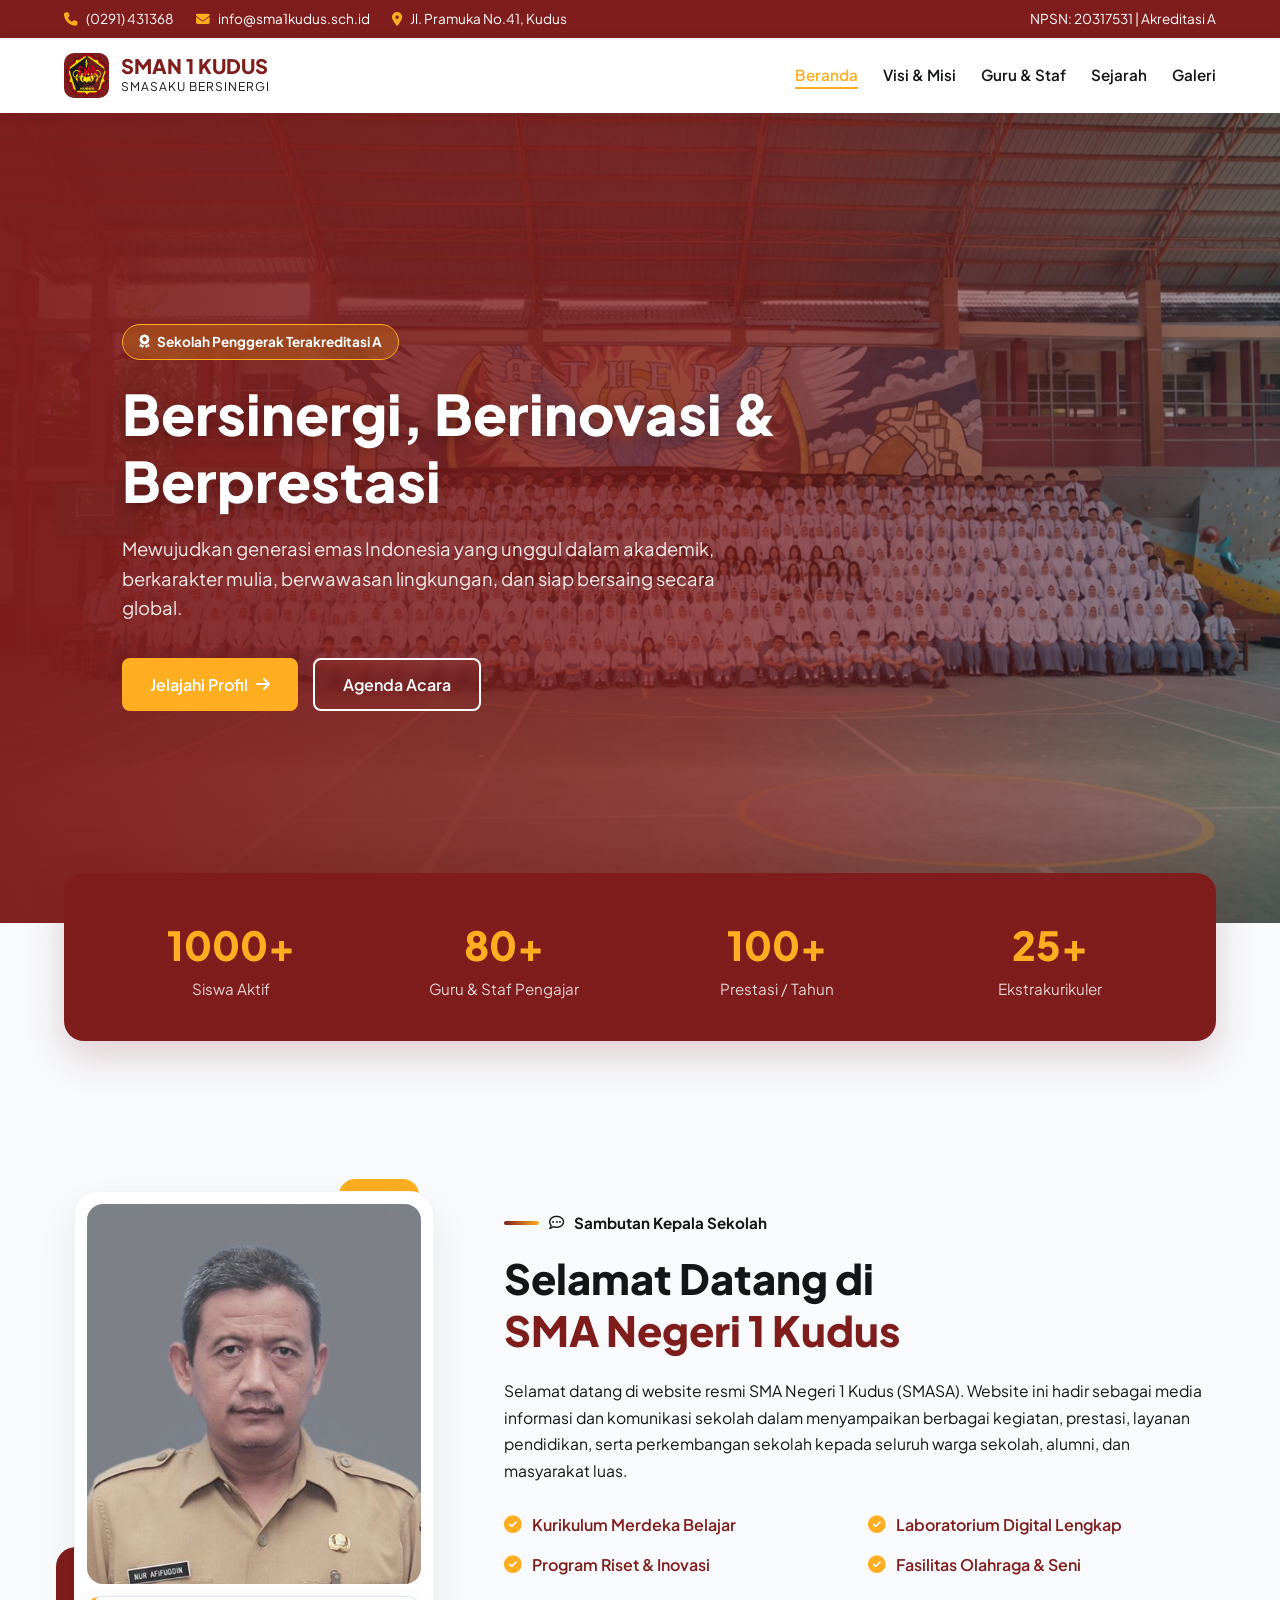
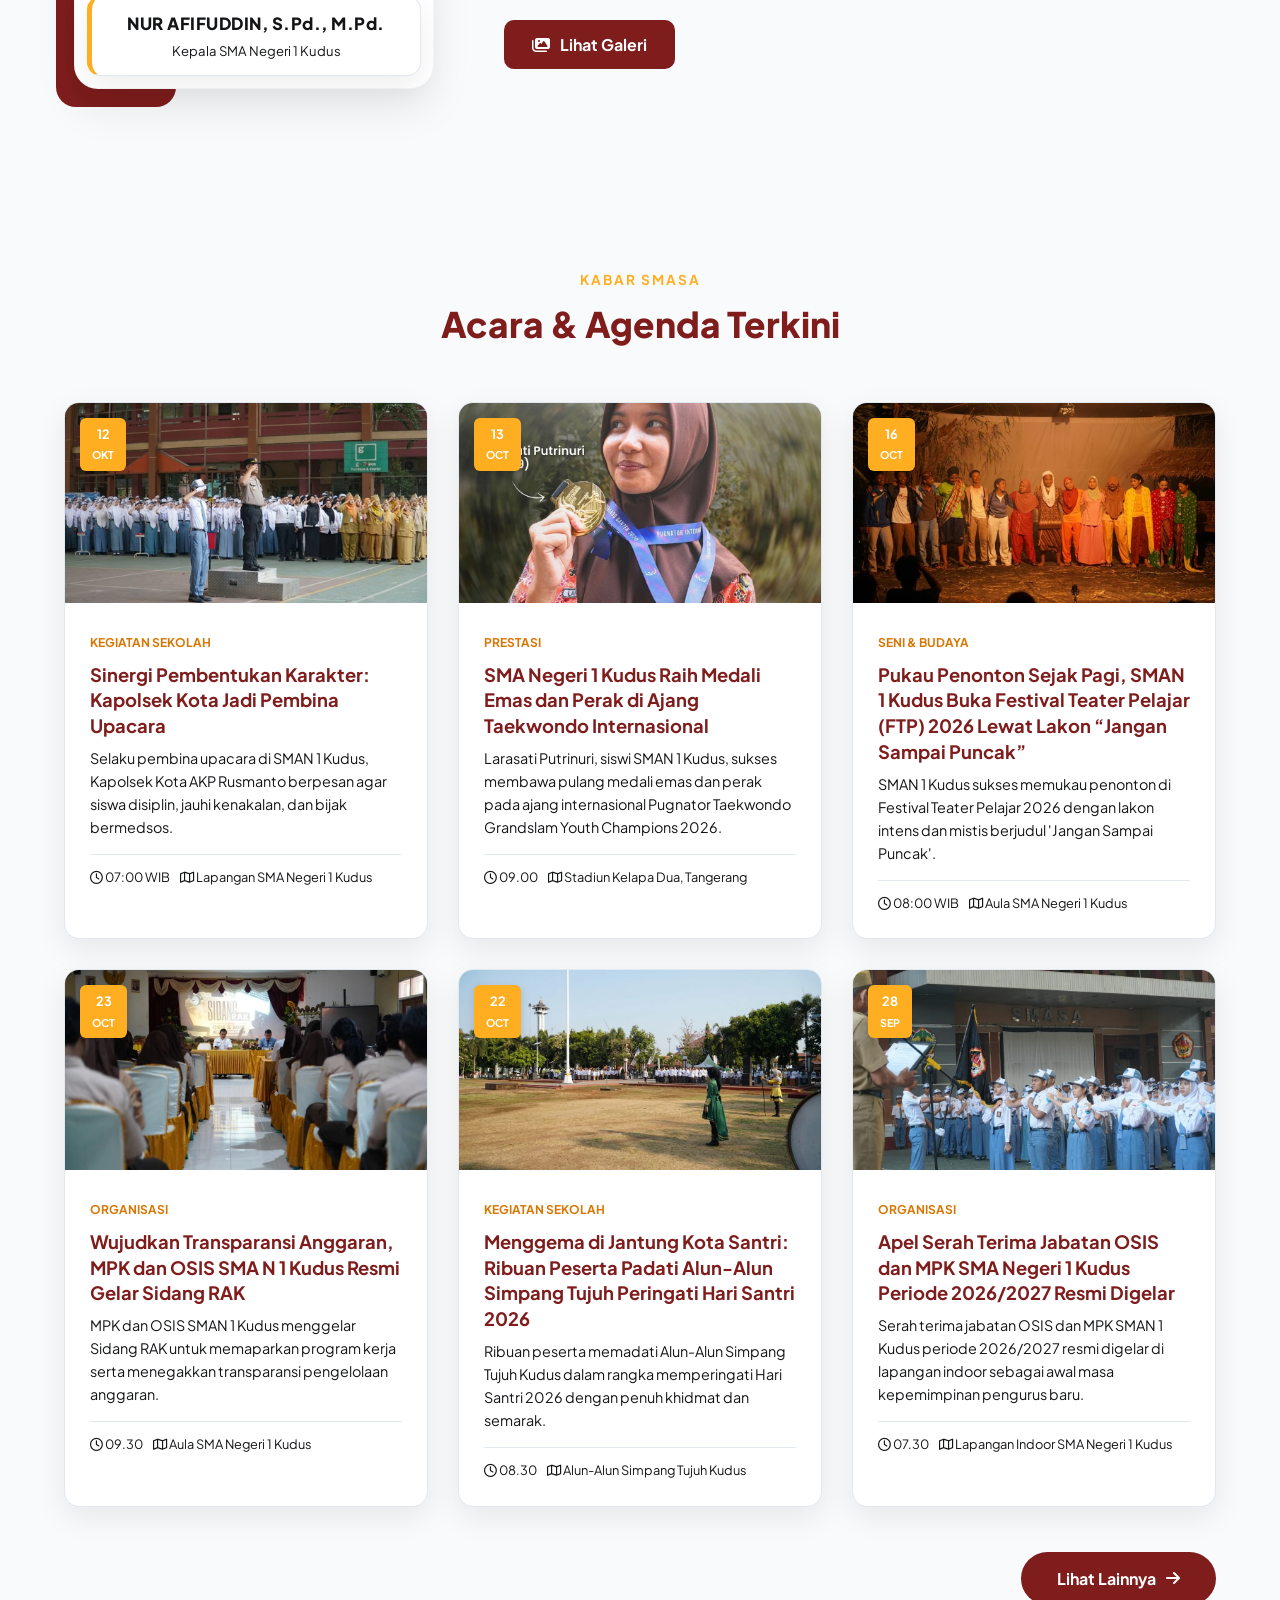
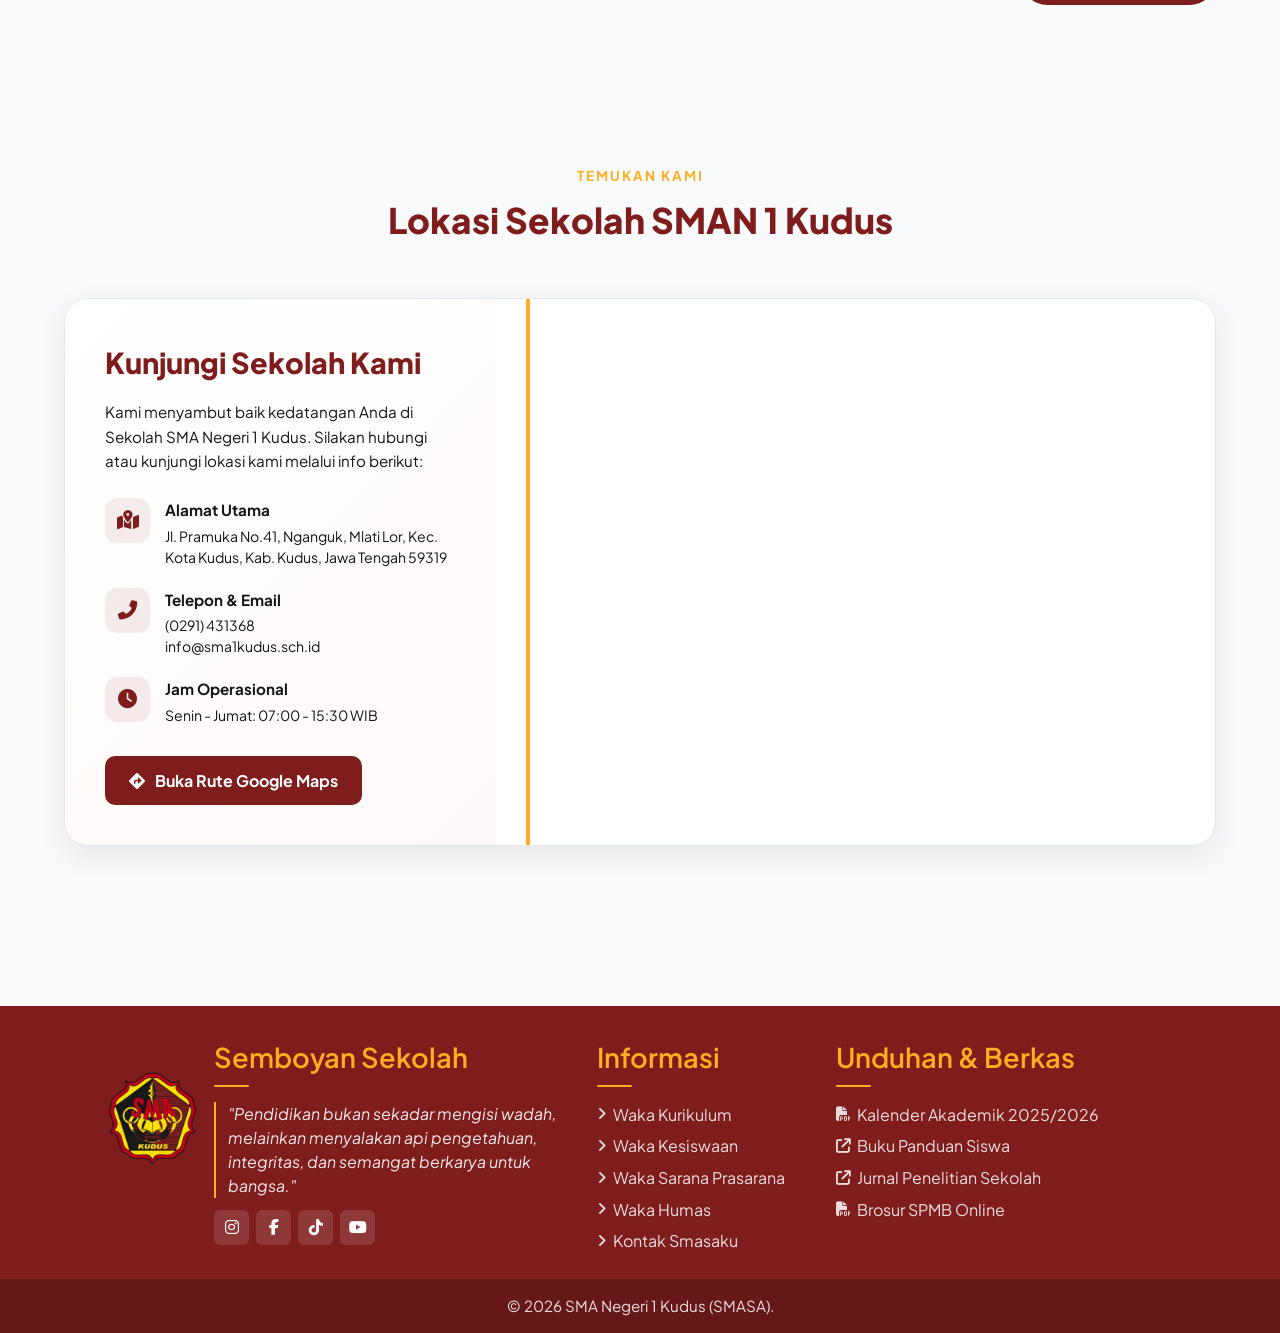
<file: index.html>
<!DOCTYPE html>
<html lang="id">
<head>
    <meta charset="UTF-8">
    <meta name="viewport" content="width=device-width, initial-scale=1.0">
    <title>SMAN 1 Kudus</title>
    <link rel="shortcut icon" href="assets/other/logoSMA.png" type="image/x-icon">
    <!-- link css -->
    <link rel="stylesheet" href="css/style.css">
    <!-- font awesome -->
    <link rel="stylesheet" href="https://cdnjs.cloudflare.com/ajax/libs/font-awesome/6.4.0/css/all.min.css"/>
</head>
<body>
    <!-- TOP BAR -->
    <div class="top-bar">
      <div class="top-info">
        <span><i class="fas fa-phone"></i> (0291) 431368</span>
        <span><i class="fas fa-envelope"></i> info@sma1kudus.sch.id</span>
        <span><i class="fas fa-map-marker-alt"></i> Jl. Pramuka No.41, Kudus</span>
      </div>
      <div class="top-social">
        <span>NPSN: 20317531 | Akreditasi A</span>
      </div>
    </div>

    <!-- NAVIGATION -->
    <header>
      <nav class="navbar">
        <div class="logo">
            <div class="logo-icon">
                <img src="assets/other/logoSMA.png" alt="Logo SMAN 1 Kudus">
            </div>

            <div class="logo-text">
                <h1>SMAN 1 KUDUS</h1>
                <p>SMASAKU BERSINERGI</p>
            </div>
        </div>

        <!-- Tombol hamburger (mobile) -->
        <button class="menu-toggle" id="menuToggle">
          <i class="fas fa-bars"></i>
        </button>

        <ul class="nav-links" id="navLinks">
            <li><a href="index.html" class="active">Beranda</a></li>
            <li><a href="visi-misi.html">Visi & Misi</a></li>
            <li><a href="guru-staf.html">Guru & Staf</a></li>
            <li><a href="sejarah.html">Sejarah</a></li>
            <li><a href="galeri.html">Galeri</a></li>
        </ul>
      </nav>
    </header>

    <!-- SECTION 1: BERANDA -->
    <section id="beranda" class="hero">
      <div class="hero-content">
        <span class="badge"><i class="fas fa-award"></i> Sekolah Penggerak Terakreditasi A</span>
        <h1>Bersinergi, Berinovasi & <br>Berprestasi</h1>
        <p>Mewujudkan generasi emas Indonesia yang unggul dalam akademik, berkarakter mulia, berwawasan lingkungan, dan siap bersaing secara global.</p>
        <div class="hero-btns">
          <a href="#tentang" class="btn-primary">Jelajahi Profil <i class="fas fa-arrow-right"></i></a>
          <a href="#acara" class="btn-secondary">Agenda Acara</a>
        </div>
      </div>
    </section>
 
    <!-- STATS COUNTER -->
    <div style="max-width: 1300px; margin: 0 auto; padding: 0 5%">
      <div class="stats-section">
        <div class="stat-item">
          <h3>1000+</h3>
          <p>Siswa Aktif</p>
        </div>
        <div class="stat-item">
          <h3>80+</h3>
          <p>Guru & Staf Pengajar</p>
        </div>
        <div class="stat-item">
          <h3>100+</h3>
          <p>Prestasi / Tahun</p>
        </div>
        <div class="stat-item">
          <h3>25+</h3>
          <p>Ekstrakurikuler</p>
        </div>
      </div>
    </div>
 
    <!-- SECTION 2: TENTANG KAMI / SAMBUTAN KEPALA SEKOLAH -->
    <section id="tentang">
      <div class="about-welcome-wrapper">
        <!-- FOTO DENGAN DEKORASI BENTUK -->
        <div class="welcome-photo-wrapper">
          <div class="decor-shape-red"></div>
          <div class="decor-shape-yellow"></div>
          <div class="welcome-photo-card">
            <img
              src="assets/other/kepalaSekolah.png"
              alt="Nur Afifuddin - Kepala Sekolah SMAN 1 Kudus"
              class="welcome-img"
            />
 
            <!-- Kartu Nama Kepala Sekolah di Bawah Gambar -->
            <div class="principal-name-card">
              <h4>NUR AFIFUDDIN, S.Pd., M.Pd.</h4>
              <p>Kepala SMA Negeri 1 Kudus</p>
            </div>
          </div>
        </div>
 
        <!-- KONTEN TEKS SAMBUTAN -->
        <div class="welcome-text-content">
          <div class="welcome-tag">
            <span class="tag-line"></span>
            <i class="far fa-comment-dots"></i> Sambutan Kepala Sekolah
          </div>
 
          <h2 class="welcome-heading">
            Selamat Datang di
            <span class="highlight-school">SMA Negeri 1 Kudus</span>
          </h2>
 
          <p class="welcome-desc">
            Selamat datang di website resmi SMA Negeri 1 Kudus (SMASA). Website ini hadir sebagai media informasi dan komunikasi sekolah dalam menyampaikan berbagai kegiatan, prestasi, layanan pendidikan, serta perkembangan sekolah kepada
            seluruh warga sekolah, alumni, dan masyarakat luas.
          </p>
 
          <div class="features-grid">
            <div class="feature-item"><i class="fas fa-check-circle"></i> Kurikulum Merdeka Belajar</div>
            <div class="feature-item"><i class="fas fa-check-circle"></i> Laboratorium Digital Lengkap</div>
            <div class="feature-item"><i class="fas fa-check-circle"></i> Program Riset & Inovasi</div>
            <div class="feature-item"><i class="fas fa-check-circle"></i> Fasilitas Olahraga & Seni</div>
          </div>
 
          <div class="welcome-bottom-row">
            <!-- Tombol Galeri -->
            <a href="galeri.html" class="btn-gallery">
              <i class="fas fa-images"></i> Lihat Galeri
            </a>
          </div>
        </div>
      </div>
    </section>
 
    <!-- SECTION 4: ACARA & BERITA -->
    <section id="acara">
      <div class="section-title">
        <span>Kabar SMASA</span>
        <h2>Acara & Agenda Terkini</h2>
      </div>
 
      <div class="events-grid" id="eventsGrid">
          <!-- Card akan dibuat melalui JavaScript -->
      </div>
 
      <!-- Tombol Lihat Lainnya -->
      <div class="events-more">
        <a href="galeri.html" class="btn-more">
          Lihat Lainnya <i class="fas fa-arrow-right"></i>
        </a>
      </div>
    </section>
 
    <!-- SECTION 5: LOKASI SEKOLAH -->
    <section id="lokasi">
      <div class="section-title">
        <span>Temukan Kami</span>
        <h2>Lokasi Sekolah SMAN 1 Kudus</h2>
      </div>
 
      <div class="location-wrapper">
        <div class="location-info">
          <h3>Kunjungi Sekolah Kami</h3>
          <p>Kami menyambut baik kedatangan Anda di Sekolah SMA Negeri 1 Kudus. Silakan hubungi atau kunjungi lokasi kami melalui info berikut:</p>
 
          <div class="info-list">
            <div class="info-item">
              <div class="info-icon"><i class="fas fa-map-marked-alt"></i></div>
              <div class="info-text">
                <h5>Alamat Utama</h5>
                <p>Jl. Pramuka No.41, Nganguk, Mlati Lor, Kec. Kota Kudus, Kab. Kudus, Jawa Tengah 59319</p>
              </div>
            </div>
 
            <div class="info-item">
              <div class="info-icon"><i class="fas fa-phone-alt"></i></div>
              <div class="info-text">
                <h5>Telepon & Email</h5>
                <p>(0291) 431368<br />info@sma1kudus.sch.id</p>
              </div>
            </div>
 
            <div class="info-item">
              <div class="info-icon"><i class="fas fa-clock"></i></div>
              <div class="info-text">
                <h5>Jam Operasional</h5>
                <p>Senin - Jumat: 07:00 - 15:30 WIB</p>
              </div>
            </div>
          </div>
 
          <a href="https://maps.google.com/?q=SMA+Negeri+1+Kudus" target="_blank" rel="noopener" class="btn-directions">
            <i class="fas fa-directions"></i> Buka Rute Google Maps
          </a>
        </div>
 
        <div class="map-container">
          <iframe
            src="https://www.google.com/maps/embed?pb=!1m18!1m12!1m3!1d3961.7230491845187!2d110.84074237587428!3d-6.81442126665042!2m3!1f0!0f0!3f0!3m2!1i1024!2i768!4f13.1!3m3!1m2!1s0x2e70c4c23db2e805%3A0x6b45d082eb4b2323!2sSMA%20Negeri%201%20Kudus!5e0!3m2!1sid!2sid!4v1710000000000!5m2!1sid!2sid"
            allowfullscreen=""
            loading="lazy"
            referrerpolicy="no-referrer-when-downgrade"
            title="Peta lokasi SMA Negeri 1 Kudus"
          ></iframe>
        </div>
      </div>
    </section>
 
    <!-- FOOTER -->
    <footer>
      <div class="footer-content">

        <!-- Kolom 1: Logo, Semboyan & Media Sosial -->
        <div class="footer-col footer-brand">

          <div class="footer-logo">
            <img src="assets/other/logoSMA.png" alt="Logo SMA Negeri 1 Kudus">
          </div>

          <div class="footer-brand-content">
            <h4>Semboyan Sekolah</h4>

            <p class="footer-quote">
              "Pendidikan bukan sekadar mengisi wadah, melainkan
              menyalakan api pengetahuan, integritas, dan semangat
              berkarya untuk bangsa."
            </p>

            <div class="footer-socials">
              <a href="https://www.instagram.com/sman1kudus?utm_source=ig_web_button_share_sheet&cplk=ZDNlZDc0MzIxNw==" aria-label="Instagram">
                <i class="fab fa-instagram"></i>
              </a>
              <a href="https://www.facebook.com/pages/SMA%201%20Kudus/169882746373431/#" aria-label="Facebook">
                <i class="fab fa-facebook-f"></i>
              </a>
              <a href="https://www.tiktok.com/@sman1kudus?is_from_webapp=1&sender_device=pc" aria-label="TikTok">
                <i class="fab fa-tiktok"></i>
              </a>
              <a href="https://www.youtube.com/@smanegeri1kudus" aria-label="YouTube">
                <i class="fab fa-youtube"></i>
              </a>
            </div>
          </div>
        </div>

        <!-- Kolom 2: Informasi -->
        <div class="footer-col">
          <h4>Informasi</h4>

          <div class="footer-links-list">
            <a href="waka/waka-kurikulum.html">
              <i class="fas fa-angle-right"></i> Waka Kurikulum
            </a>
            <a href="waka/waka-kesiswaan.html">
              <i class="fas fa-angle-right"></i> Waka Kesiswaan
            </a>
            <a href="waka/waka-prasarana.html">
              <i class="fas fa-angle-right"></i> Waka Sarana Prasarana
            </a>
            <a href="waka/waka-humas.html">
              <i class="fas fa-angle-right"></i> Waka Humas
            </a>
            <a href="waka/kontak.html">
              <i class="fas fa-angle-right"></i> Kontak Smasaku
            </a>
          </div>
        </div>

        <!-- Kolom 3: Unduhan -->
        <div class="footer-col">
          <h4>Unduhan & Berkas</h4>

          <div class="footer-links-list">
            <a href="assets/pdf/KALDIK-PROV-JATENG-2026-2027.pdf">
              <i class="fas fa-file-pdf"></i> Kalender Akademik 2025/2026
            </a>
            <a href="https://sma.kemendikdasmen.go.id/digihub/ebook">
              <i class="fa-solid fa-arrow-up-right-from-square"></i> Buku Panduan Siswa
            </a>
            <a href="https://journal.unpas.ac.id/index.php/pendas/article/view/67299/38679">
              <i class="fa-solid fa-arrow-up-right-from-square"></i></i> Jurnal Penelitian Sekolah
            </a>
            <a href="assets/pdf/JUKOP-SPMB-SMAN-SMKN-SLBN-Jateng-2026-.pdf">
              <i class="fas fa-file-pdf"></i> Brosur SPMB Online
            </a>
          </div>
        </div>

      </div>

      <div class="footer-bottom">
        <p>&copy; 2026 SMA Negeri 1 Kudus (SMASA).</p>
      </div>
    </footer>

    <script src="js/data-event.js"></script>
    <script src="js/script.js"></script>
</body>
</html>
</file>
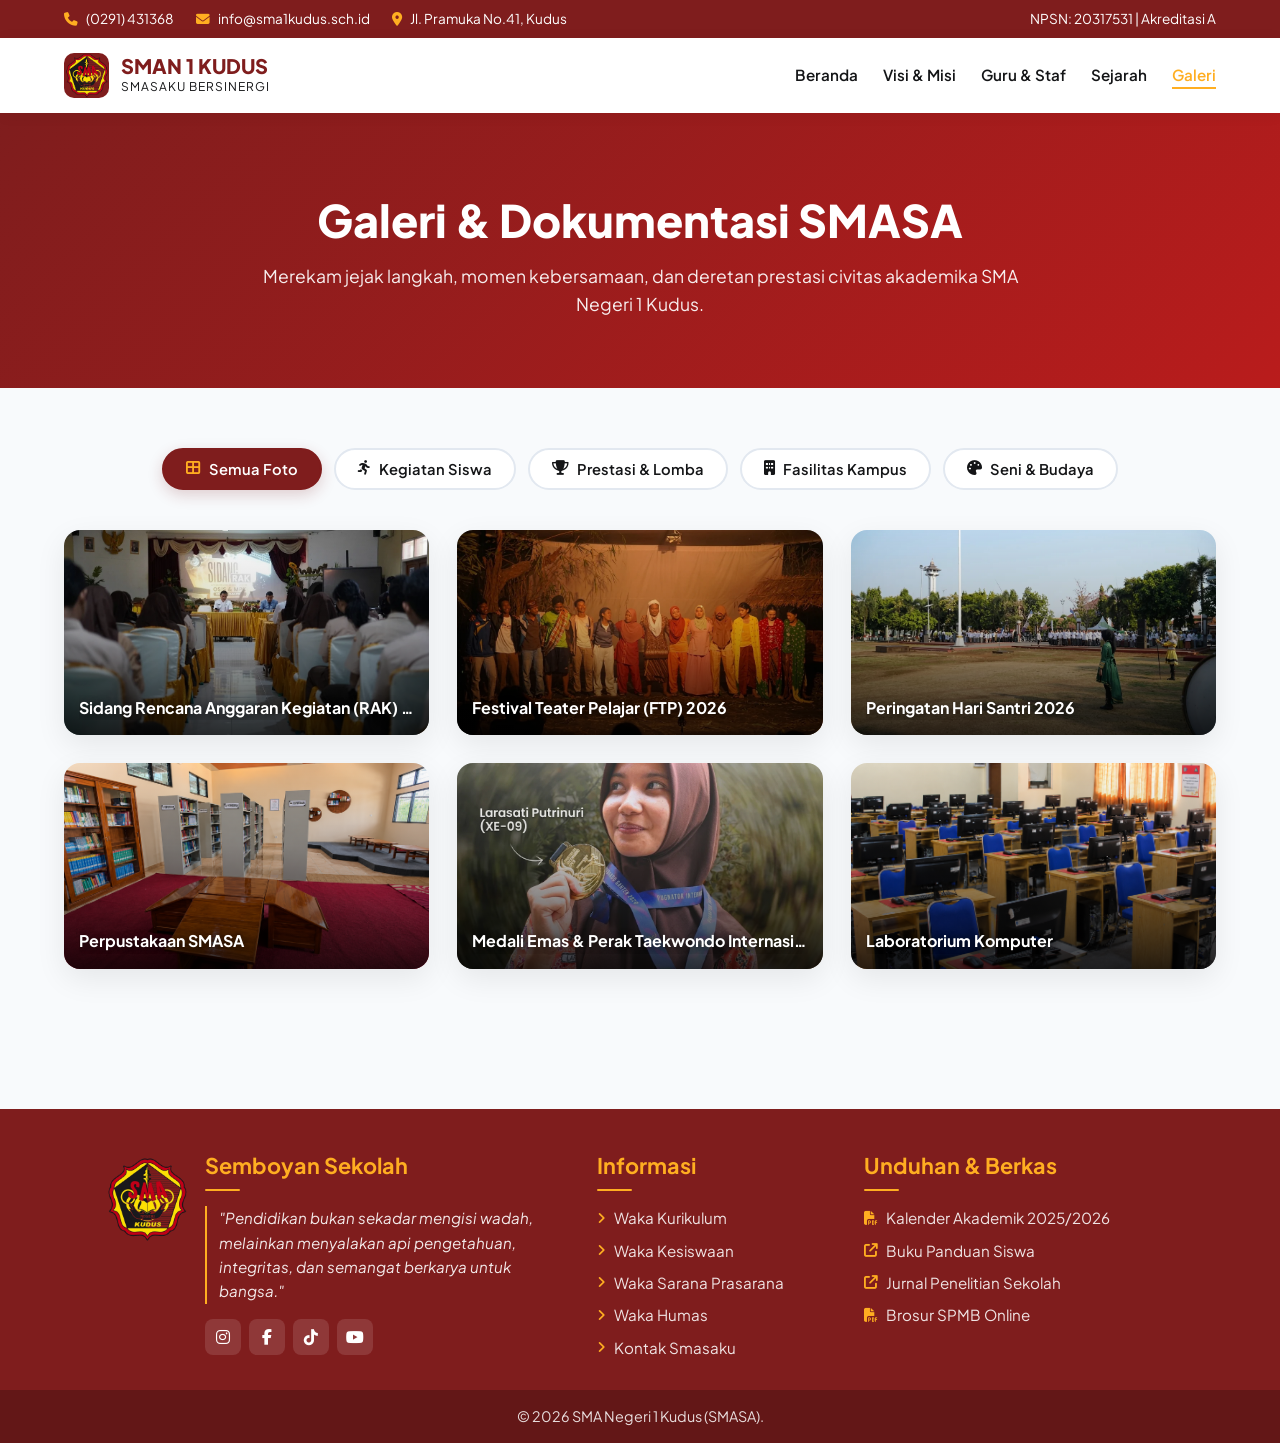
<file: galeri.html>
<!doctype html>
<html lang="id">
  <head>
    <meta charset="UTF-8" />
    <meta name="viewport" content="width=device-width, initial-scale=1.0" />
    <title>Galeri Kegiatan & Dokumentasi - SMA Negeri 1 Kudus</title>
    <!-- Google Fonts & FontAwesome Icons -->
    <link
      href="https://fonts.googleapis.com/css2?family=Plus+Jakarta+Sans:wght@300;400;500;600;700;800&display=swap"
      rel="stylesheet"
    />
    <link
      rel="stylesheet"
      href="https://cdnjs.cloudflare.com/ajax/libs/font-awesome/6.4.0/css/all.min.css"
    />
    <link rel="stylesheet" href="css/galeri.css" />
  </head>
  <body>
    <!-- TOP BAR -->
    <div class="top-bar">
      <div class="top-info">
        <span><i class="fas fa-phone"></i> (0291) 431368</span>
        <span><i class="fas fa-envelope"></i> info@sma1kudus.sch.id</span>
        <span><i class="fas fa-map-marker-alt"></i> Jl. Pramuka No.41, Kudus</span>
      </div>
      <div class="top-social">
        <span>NPSN: 20317531 | Akreditasi A</span>
      </div>
    </div>

    <!-- NAVIGATION -->
    <header>
      <nav class="navbar">
        <div class="logo">
            <div class="logo-icon">
                <img src="assets/other/logoSMA.png" alt="Logo SMAN 1 Kudus">
            </div>

            <div class="logo-text">
                <h1>SMAN 1 KUDUS</h1>
                <p>SMASAKU BERSINERGI</p>
            </div>
        </div>

        <!-- Tombol hamburger (mobile) -->
        <button class="menu-toggle" id="menuToggle">
          <i class="fas fa-bars"></i>
        </button>

        <ul class="nav-links" id="navLinks">
            <li><a href="index.html">Beranda</a></li>
            <li><a href="visi-misi.html">Visi & Misi</a></li>
            <li><a href="guru-staf.html">Guru & Staf</a></li>
            <li><a href="sejarah.html">Sejarah</a></li>
            <li><a href="galeri.html" class="active">Galeri</a></li>
        </ul>
      </nav>
    </header>

    <!-- HERO GALERI -->
    <section class="gallery-hero">
      <div class="gallery-hero-content">
        <h1>Galeri & Dokumentasi SMASA</h1>
        <p>Merekam jejak langkah, momen kebersamaan, dan deretan prestasi civitas akademika SMA Negeri 1 Kudus.</p>
      </div>
    </section>

    <!-- GALERI SECTION -->
    <section class="gallery-section">
        <!-- Filter Kategori -->
        <div class="filter-container">
            <button class="filter-btn active" onclick="filterGallery(event, 'all')">
                <i class="fas fa-th-large"></i> Semua Foto
            </button>
            <button class="filter-btn" onclick="filterGallery(event, 'kegiatan')">
                <i class="fas fa-running"></i> Kegiatan Siswa
            </button>
            <button class="filter-btn" onclick="filterGallery(event, 'prestasi')">
                <i class="fas fa-trophy"></i> Prestasi & Lomba
            </button>
            <button class="filter-btn" onclick="filterGallery(event, 'fasilitas')">
                <i class="fas fa-building"></i> Fasilitas Kampus
            </button>
            <button class="filter-btn" onclick="filterGallery(event, 'seni')">
                <i class="fas fa-palette"></i> Seni & Budaya
            </button>
        </div>

        <!-- Gallery Grid -->
        <div class="gallery-grid" id="galleryGrid"></div>
    </section>

    <!-- FOOTER -->
    <footer>
      <div class="footer-content">

        <!-- Kolom 1: Logo, Semboyan & Media Sosial -->
        <div class="footer-col footer-brand">

          <div class="footer-logo">
            <img src="assets/other/logoSMA.png" alt="Logo SMA Negeri 1 Kudus">
          </div>

          <div class="footer-brand-content">
            <h4>Semboyan Sekolah</h4>

            <p class="footer-quote">
              "Pendidikan bukan sekadar mengisi wadah, melainkan
              menyalakan api pengetahuan, integritas, dan semangat
              berkarya untuk bangsa."
            </p>

            <div class="footer-socials">
              <a href="#" aria-label="Instagram">
                <i class="fab fa-instagram"></i>
              </a>
              <a href="#" aria-label="Facebook">
                <i class="fab fa-facebook-f"></i>
              </a>
              <a href="#" aria-label="TikTok">
                <i class="fab fa-tiktok"></i>
              </a>
              <a href="#" aria-label="YouTube">
                <i class="fab fa-youtube"></i>
              </a>
            </div>
          </div>
        </div>

        <!-- Kolom 2: Informasi -->
        <div class="footer-col">
          <h4>Informasi</h4>

          <div class="footer-links-list">
            <a href="waka/waka-kurikulum.html">
              <i class="fas fa-angle-right"></i> Waka Kurikulum
            </a>
            <a href="waka/waka-kesiswaan.html">
              <i class="fas fa-angle-right"></i> Waka Kesiswaan
            </a>
            <a href="waka/waka-prasarana.html">
              <i class="fas fa-angle-right"></i> Waka Sarana Prasarana
            </a>
            <a href="waka/waka-humas.html">
              <i class="fas fa-angle-right"></i> Waka Humas
            </a>
            <a href="waka/kontak.html">
              <i class="fas fa-angle-right"></i> Kontak Smasaku
            </a>
          </div>
        </div>

        <!-- Kolom 3: Unduhan -->
        <div class="footer-col">
          <h4>Unduhan & Berkas</h4>

          <div class="footer-links-list">
            <a href="assets/pdf/KALDIK-PROV-JATENG-2026-2027.pdf">
              <i class="fas fa-file-pdf"></i> Kalender Akademik 2025/2026
            </a>
            <a href="https://sma.kemendikdasmen.go.id/digihub/ebook">
              <i class="fa-solid fa-arrow-up-right-from-square"></i> Buku Panduan Siswa
            </a>
            <a href="https://journal.unpas.ac.id/index.php/pendas/article/view/67299/38679">
              <i class="fa-solid fa-arrow-up-right-from-square"></i></i> Jurnal Penelitian Sekolah
            </a>
            <a href="assets/pdf/JUKOP-SPMB-SMAN-SMKN-SLBN-Jateng-2026-.pdf">
              <i class="fas fa-file-pdf"></i> Brosur SPMB Online
            </a>
          </div>
        </div>

      </div>

      <div class="footer-bottom">
        <p>&copy; 2026 SMA Negeri 1 Kudus (SMASA).</p>
      </div>
    </footer>

    <!-- JAVASCRIPT FILTER KATEGORI -->
    <script src="js/galeri.js"></script>
    <script src="js/script.js"></script>
  </body>
</html>
</file>
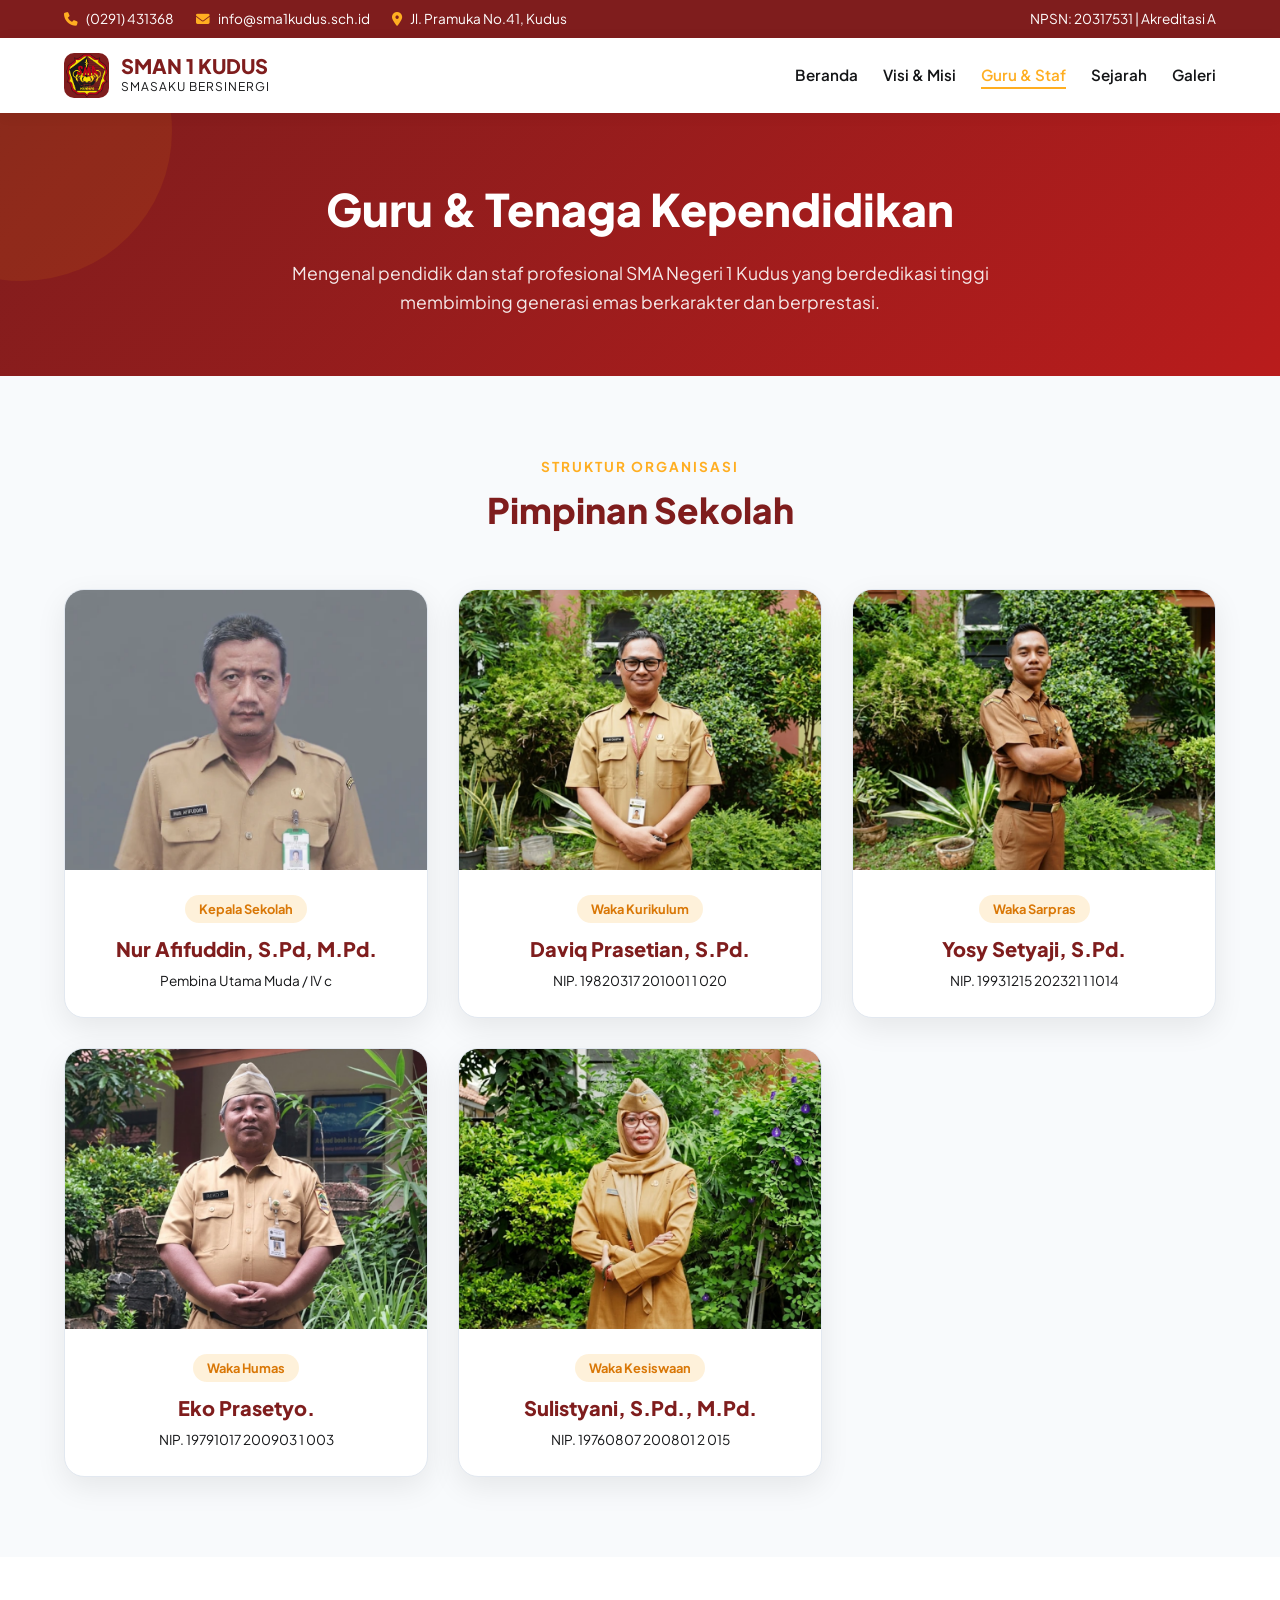
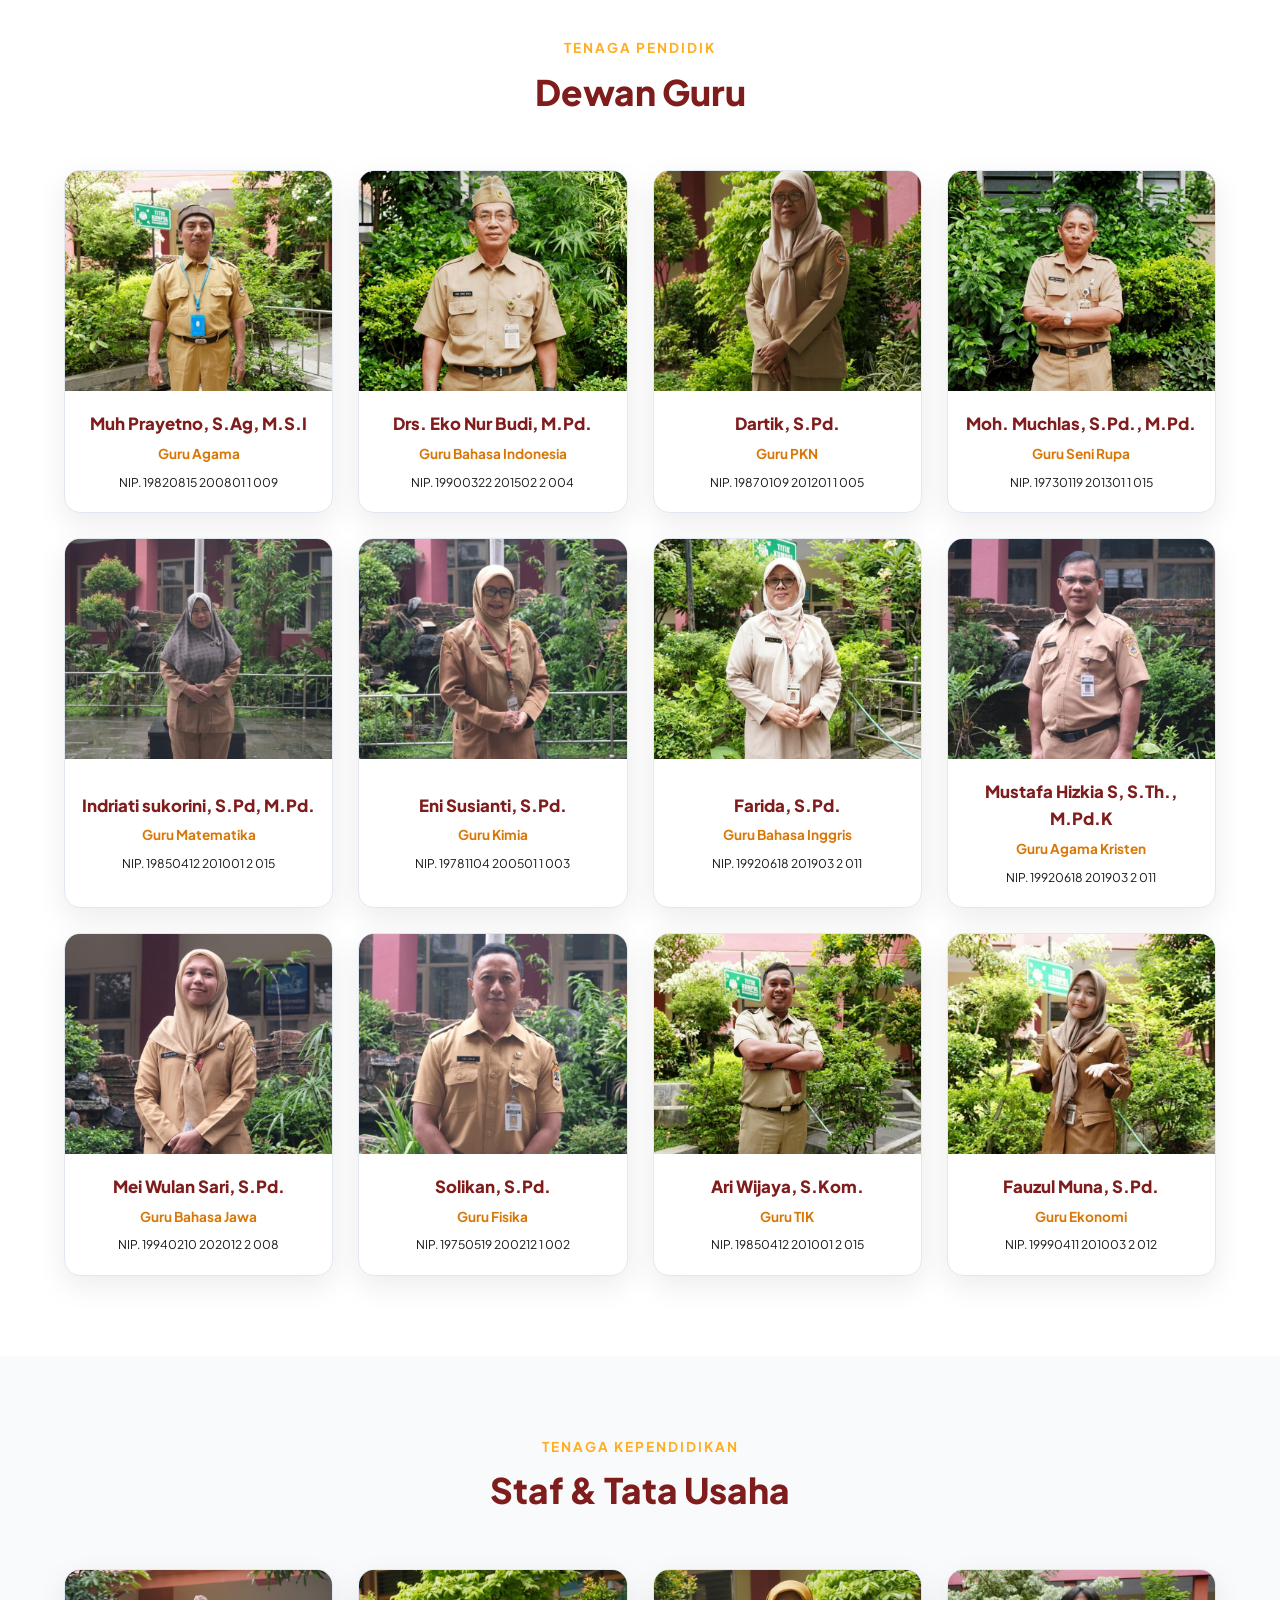
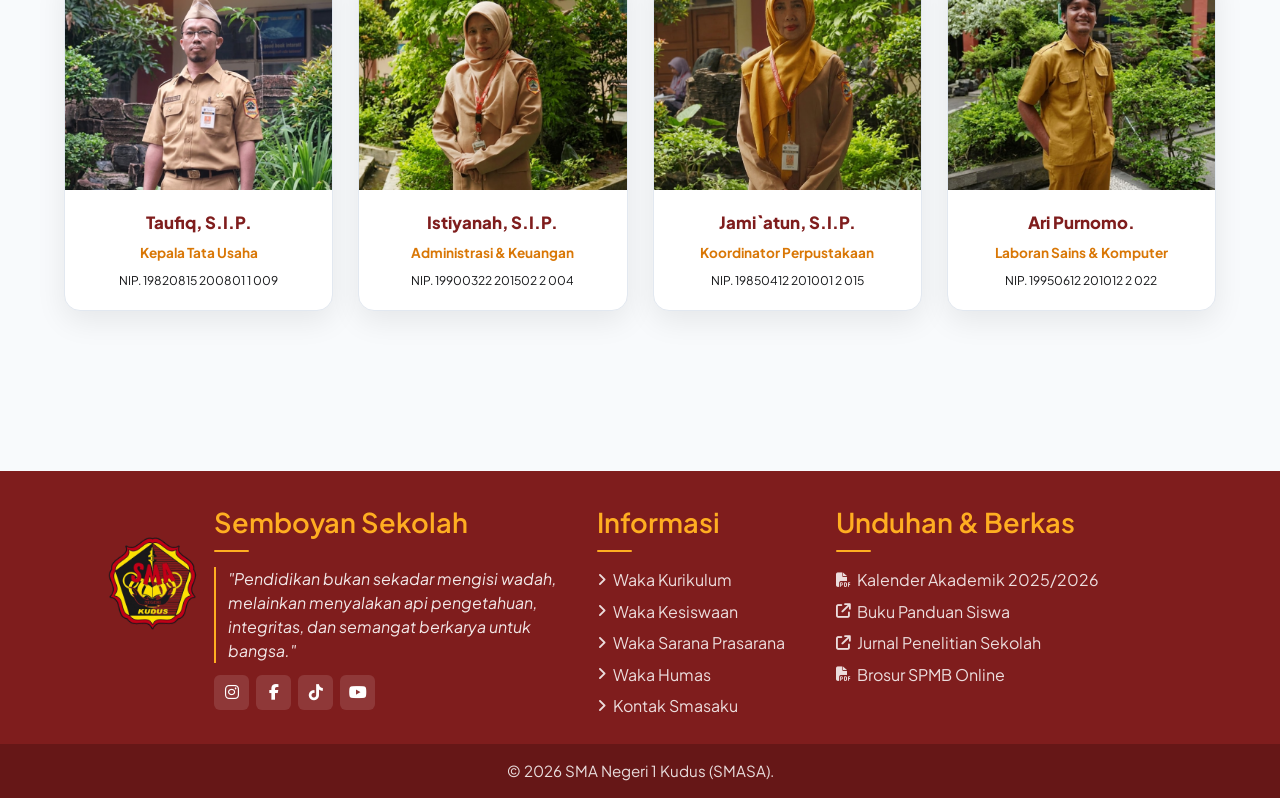
<file: guru-staf.html>
<!DOCTYPE html>
<html lang="id">
<head>
    <meta charset="UTF-8">
    <meta name="viewport" content="width=device-width, initial-scale=1.0">
    <title>Guru & Staf - SMA Negeri 1 Kudus</title>
    <!-- Google Fonts & FontAwesome Icons -->
    <link href="https://fonts.googleapis.com/css2?family=Plus+Jakarta+Sans:wght@300;400;500;600;700;800&display=swap" rel="stylesheet">
    <link rel="stylesheet" href="https://cdnjs.cloudflare.com/ajax/libs/font-awesome/6.4.0/css/all.min.css">
    <link rel="stylesheet" href="css/guru-staf.css">
</head>
<body>

    <!-- TOP BAR -->
    <div class="top-bar">
      <div class="top-info">
        <span><i class="fas fa-phone"></i> (0291) 431368</span>
        <span><i class="fas fa-envelope"></i> info@sma1kudus.sch.id</span>
        <span><i class="fas fa-map-marker-alt"></i> Jl. Pramuka No.41, Kudus</span>
      </div>
      <div class="top-social">
        <span>NPSN: 20317531 | Akreditasi A</span>
      </div>
    </div>

    <!-- NAVIGATION -->
    <header>
      <nav class="navbar">
        <div class="logo">
            <div class="logo-icon">
                <img src="assets/other/logoSMA.png" alt="Logo SMAN 1 Kudus">
            </div>

            <div class="logo-text">
                <h1>SMAN 1 KUDUS</h1>
                <p>SMASAKU BERSINERGI</p>
            </div>
        </div>

        <!-- Tombol hamburger (mobile) -->
        <button class="menu-toggle" id="menuToggle" aria-label="Buka Menu">
          <i class="fas fa-bars"></i>
        </button>

        <ul class="nav-links" id="navLinks">
            <li><a href="index.html">Beranda</a></li>
            <li><a href="visi-misi.html">Visi & Misi</a></li>
            <li><a href="guru-staf.html" class="active">Guru & Staf</a></li>
            <li><a href="sejarah.html">Sejarah</a></li>
            <li><a href="galeri.html">Galeri</a></li>
        </ul>
      </nav>
    </header>

    <!-- PAGE HERO HEADER -->
    <div class="page-hero">
        <div class="page-hero-content">
            <h1>Guru & Tenaga Kependidikan</h1>
            <p>Mengenal pendidik dan staf profesional SMA Negeri 1 Kudus yang berdedikasi tinggi membimbing generasi emas berkarakter dan berprestasi.</p>
        </div>
    </div>

    <!-- SECTION 1: STATISTIK & PIMPINAN -->
    <section class="full-section">
        <div class="container">
            <div class="section-title">
                <span>Struktur Organisasi</span>
                <h2>Pimpinan Sekolah</h2>
            </div>

            <!-- Leadership Grid (Diisi via JavaScript) -->
            <div class="leadership-grid" id="leadership-container"></div>
        </div>
    </section>

    <!-- SECTION 2: DAFTAR DEWAN GURU -->
    <section class="full-section" style="background-color: var(--white);">
        <div class="container">
            <div class="section-title">
                <span>Tenaga Pendidik</span>
                <h2>Dewan Guru</h2>
            </div>

            <!-- Guru Grid (Diisi via JavaScript) -->
            <div class="staff-grid" id="guru-container"></div>
        </div>
    </section>

    <!-- SECTION 3: DAFTAR STAF & TENAGA KEPENDIDIKAN -->
    <section class="full-section" style="background-color: var(--bg-light);">
        <div class="container">
            <div class="section-title">
                <span>Tenaga Kependidikan</span>
                <h2>Staf & Tata Usaha</h2>
            </div>

            <!-- Staf Grid (Diisi via JavaScript) -->
            <div class="staff-grid" id="staf-container"></div>
        </div>
    </section>

    <!-- FOOTER -->
    <footer>
      <div class="footer-content">

        <!-- Kolom 1: Logo, Semboyan & Media Sosial -->
        <div class="footer-col footer-brand">
          <div class="footer-logo">
            <img src="assets/other/logoSMA.png" alt="Logo SMA Negeri 1 Kudus">
          </div>

          <div class="footer-brand-content">
            <h4>Semboyan Sekolah</h4>
            <p class="footer-quote">
              "Pendidikan bukan sekadar mengisi wadah, melainkan
              menyalakan api pengetahuan, integritas, dan semangat
              berkarya untuk bangsa."
            </p>

            <div class="footer-socials">
              <a href="https://www.instagram.com/sman1kudus?utm_source=ig_web_button_share_sheet&cplk=ZDNlZDc0MzIxNw==" aria-label="Instagram">
                <i class="fab fa-instagram"></i>
              </a>
              <a href="https://www.facebook.com/pages/SMA%201%20Kudus/169882746373431/#" aria-label="Facebook">
                <i class="fab fa-facebook-f"></i>
              </a>
              <a href="https://www.tiktok.com/@sman1kudus?is_from_webapp=1&sender_device=pc" aria-label="TikTok">
                <i class="fab fa-tiktok"></i>
              </a>
              <a href="https://www.youtube.com/@smanegeri1kudus" aria-label="YouTube">
                <i class="fab fa-youtube"></i>
              </a>
            </div>
          </div>
        </div>

        <!-- Kolom 2: Informasi -->
        <div class="footer-col">
          <h4>Informasi</h4>
          <div class="footer-links-list">
            <a href="waka/waka-kurikulum.html">
              <i class="fas fa-angle-right"></i> Waka Kurikulum
            </a>
            <a href="waka/waka-kesiswaan.html">
              <i class="fas fa-angle-right"></i> Waka Kesiswaan
            </a>
            <a href="waka/waka-prasarana.html">
              <i class="fas fa-angle-right"></i> Waka Sarana Prasarana
            </a>
            <a href="waka/waka-humas.html">
              <i class="fas fa-angle-right"></i> Waka Humas
            </a>
            <a href="waka/kontak.html">
              <i class="fas fa-angle-right"></i> Kontak Smasaku
            </a>
          </div>
        </div>

        <!-- Kolom 3: Unduhan -->
        <div class="footer-col">
          <h4>Unduhan & Berkas</h4>
          <div class="footer-links-list">
            <a href="assets/pdf/KALDIK-PROV-JATENG-2026-2027.pdf">
              <i class="fas fa-file-pdf"></i> Kalender Akademik 2025/2026
            </a>
            <a href="https://sma.kemendikdasmen.go.id/digihub/ebook">
              <i class="fa-solid fa-arrow-up-right-from-square"></i> Buku Panduan Siswa
            </a>
            <a href="https://journal.unpas.ac.id/index.php/pendas/article/view/67299/38679">
              <i class="fa-solid fa-arrow-up-right-from-square"></i> Jurnal Penelitian Sekolah
            </a>
            <a href="assets/pdf/JUKOP-SPMB-SMAN-SMKN-SLBN-Jateng-2026-.pdf">
              <i class="fas fa-file-pdf"></i> Brosur SPMB Online
            </a>
          </div>
        </div>

      </div>

      <div class="footer-bottom">
        <p>&copy; 2026 SMA Negeri 1 Kudus (SMASA).</p>
      </div>
    </footer>

    <!-- SCRIPT MENU MOBILE -->
    <!-- JAVASCRIPT DATA & RENDERING -->
    <script src="js/guru-staf.js"></script>
    <script src="js/script.js"></script>

</body>
</html>
</file>
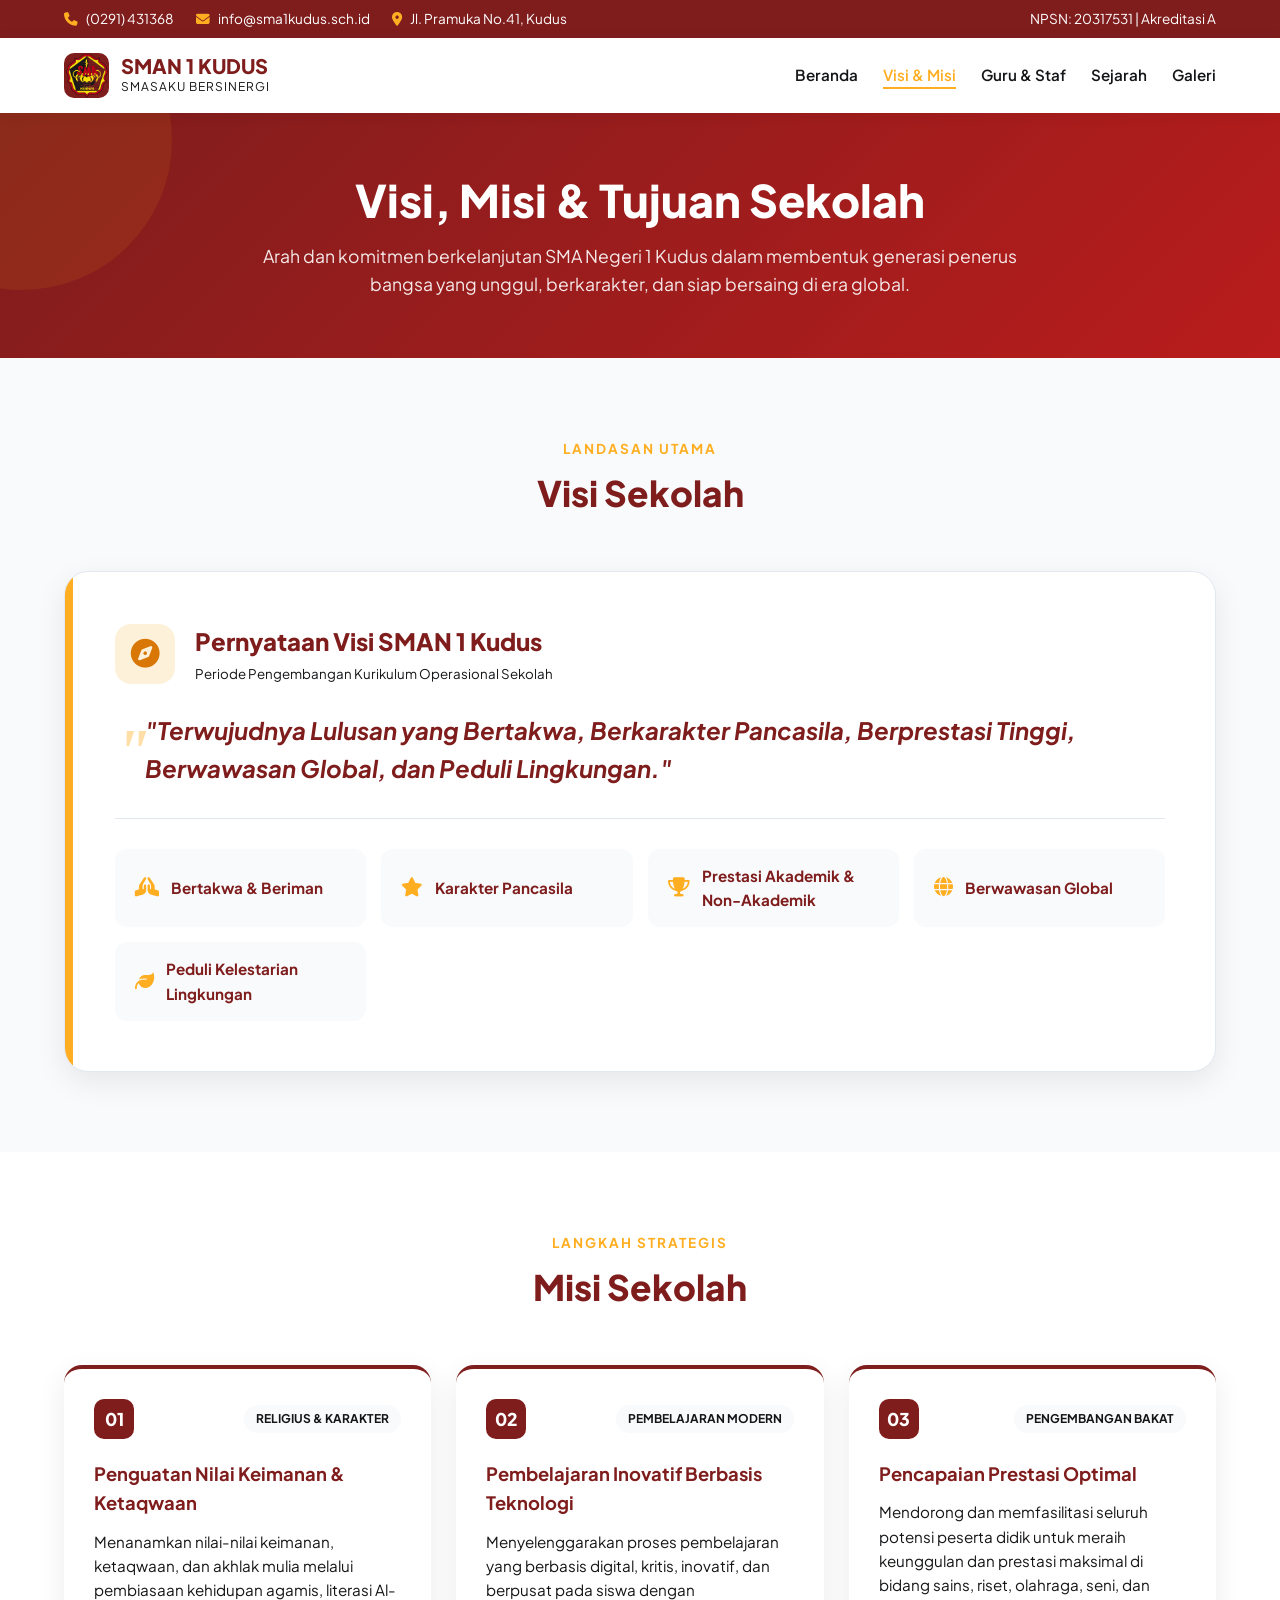
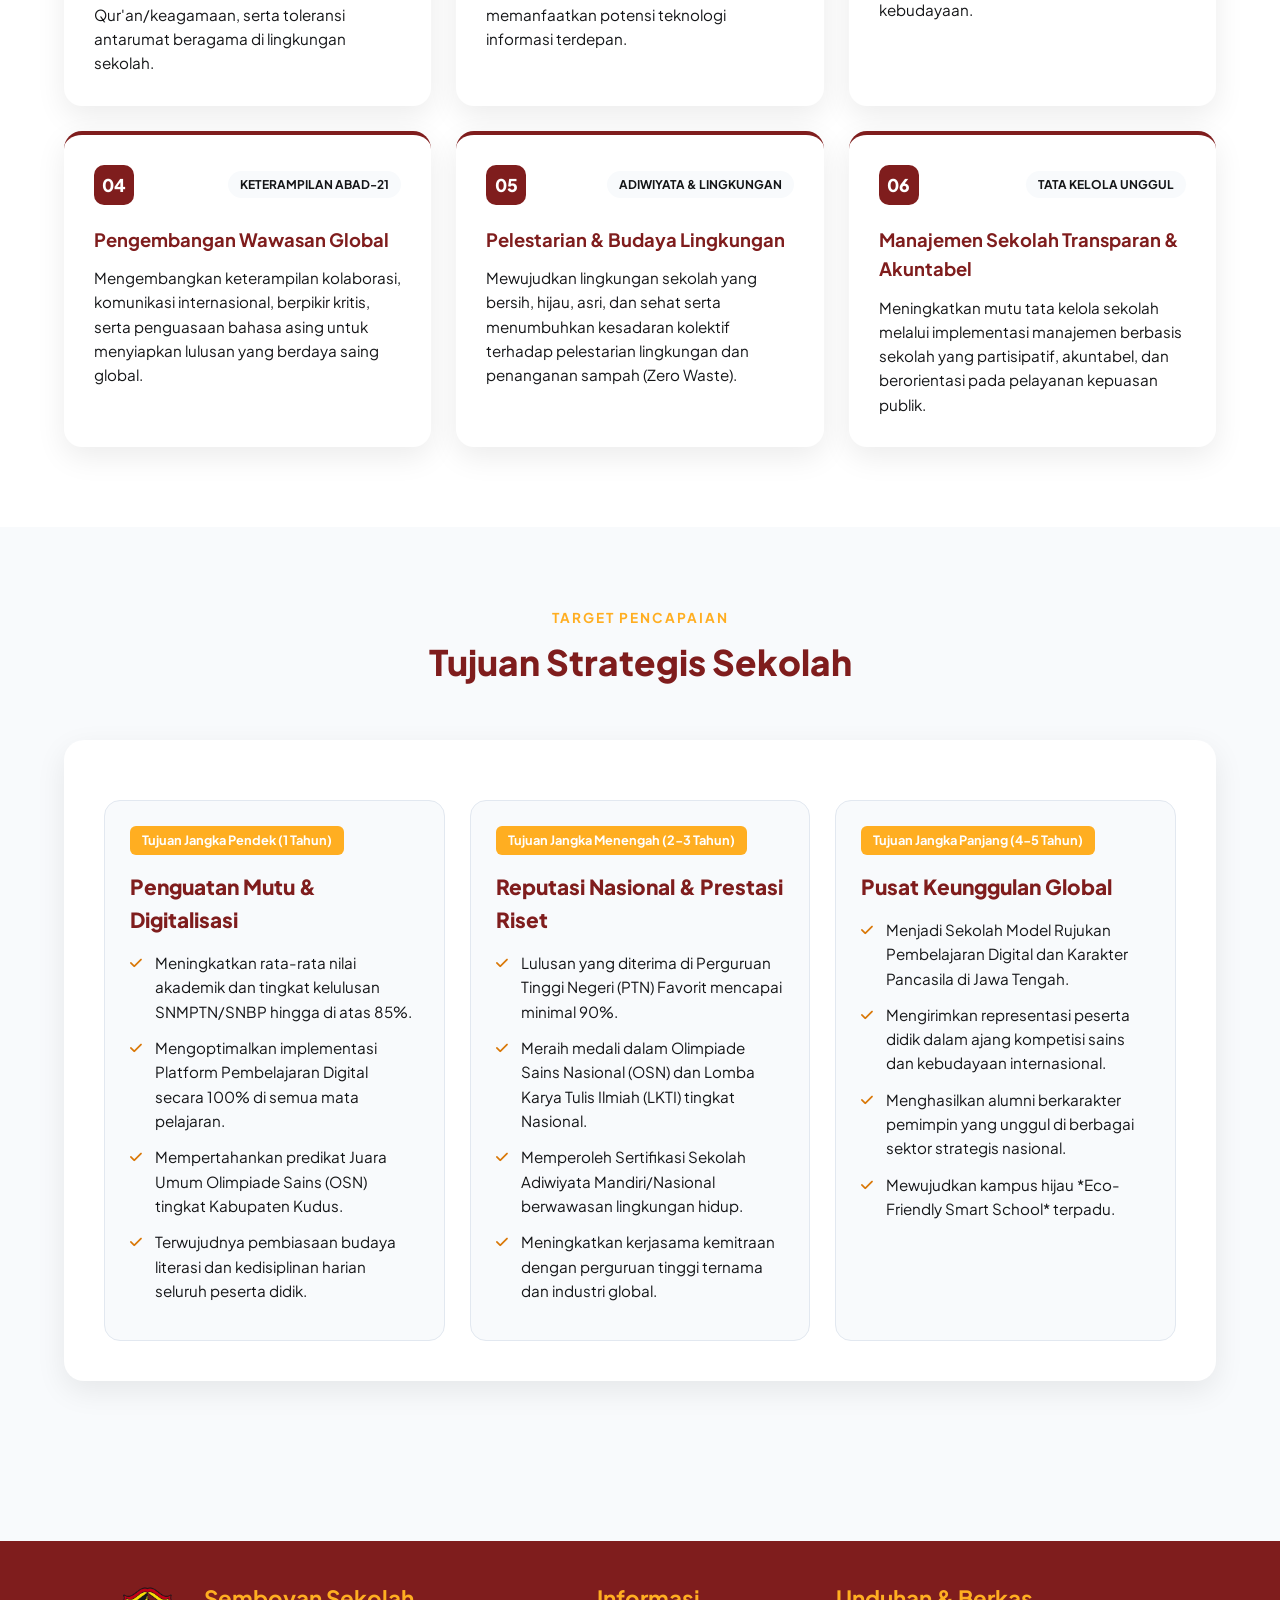
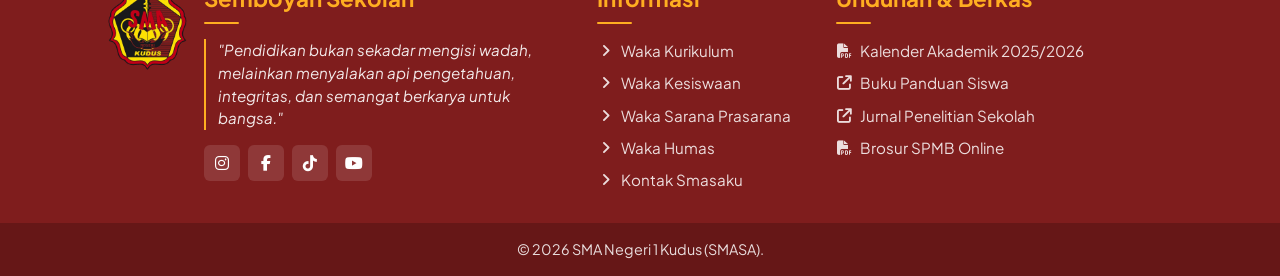
<file: visi-misi.html>
<!DOCTYPE html>
<html lang="id">
<head>
    <meta charset="UTF-8">
    <meta name="viewport" content="width=device-width, initial-scale=1.0">
    <title>Visi, Misi & Tujuan - SMA Negeri 1 Kudus</title>
    <!-- Google Fonts & FontAwesome Icons -->
    <link href="https://fonts.googleapis.com/css2?family=Plus+Jakarta+Sans:wght@300;400;500;600;700;800&display=swap" rel="stylesheet">
    <link rel="stylesheet" href="https://cdnjs.cloudflare.com/ajax/libs/font-awesome/6.4.0/css/all.min.css">
    <link rel="stylesheet" href="css/visi-misi.css">
</head>
<body>

    <!-- TOP BAR -->
    <div class="top-bar">
        <div class="top-info">
            <span><i class="fas fa-phone"></i> (0291) 431368</span>
            <span><i class="fas fa-envelope"></i> info@sma1kudus.sch.id</span>
            <span><i class="fas fa-map-marker-alt"></i> Jl. Pramuka No.41, Kudus</span>
        </div>
        <div class="top-social">
            <span>NPSN: 20317531 | Akreditasi A</span>
        </div>
    </div>

    <!-- NAVIGATION -->
    <header>
      <nav class="navbar">
        <div class="logo">
            <div class="logo-icon">
                <img src="assets/other/logoSMA.png" alt="Logo SMAN 1 Kudus">
            </div>

            <div class="logo-text">
                <h1>SMAN 1 KUDUS</h1>
                <p>SMASAKU BERSINERGI</p>
            </div>
        </div>

        <!-- Tombol hamburger (mobile) -->
        <button class="menu-toggle" id="menuToggle">
          <i class="fas fa-bars"></i>
        </button>

        <ul class="nav-links" id="navLinks">
            <li><a href="index.html">Beranda</a></li>
            <li><a href="visi-misi.html" class="active">Visi & Misi</a></li>
            <li><a href="guru-staf.html">Guru & Staf</a></li>
            <li><a href="sejarah.html">Sejarah</a></li>
            <li><a href="galeri.html">Galeri</a></li>
        </ul>
      </nav>
    </header>

    <!-- PAGE HERO HEADER -->
    <div class="page-hero">
        <div class="page-hero-content">
            <h1>Visi, Misi & Tujuan Sekolah</h1>
            <p>Arah dan komitmen berkelanjutan SMA Negeri 1 Kudus dalam membentuk generasi penerus bangsa yang unggul, berkarakter, dan siap bersaing di era global.</p>
        </div>
    </div>

    <!-- SECTION 1: VISI -->
    <section>
        <div class="section-title">
            <span>Landasan Utama</span>
            <h2>Visi Sekolah</h2>
        </div>

        <div class="visi-container">
            <div class="visi-header">
                <div class="visi-icon">
                    <i class="fas fa-compass"></i>
                </div>
                <div>
                    <h3>Pernyataan Visi SMAN 1 Kudus</h3>
                    <small style="color: var(--text-muted);">Periode Pengembangan Kurikulum Operasional Sekolah</small>
                </div>
            </div>

            <div class="visi-quote">
                "Terwujudnya Lulusan yang Bertakwa, Berkarakter Pancasila, Berprestasi Tinggi, Berwawasan Global, dan Peduli Lingkungan."
            </div>

            <div class="visi-pillars">
                <div class="pillar-item">
                    <i class="fas fa-hands-praying"></i> Bertakwa & Beriman
                </div>
                <div class="pillar-item">
                    <i class="fas fa-star"></i> Karakter Pancasila
                </div>
                <div class="pillar-item">
                    <i class="fas fa-trophy"></i> Prestasi Akademik & Non-Akademik
                </div>
                <div class="pillar-item">
                    <i class="fas fa-globe"></i> Berwawasan Global
                </div>
                <div class="pillar-item">
                    <i class="fas fa-leaf"></i> Peduli Kelestarian Lingkungan
                </div>
            </div>
        </div>
    </section>

    <!-- SECTION 2: MISI -->
    <section style="background-color: var(--white);">
        <div class="section-title">
            <span>Langkah Strategis</span>
            <h2>Misi Sekolah</h2>
        </div>

        <div class="misi-grid">
            <!-- Misi 1 -->
            <div class="misi-card">
                <div>
                    <div class="misi-card-header">
                        <div class="misi-num">01</div>
                        <span class="misi-tag">Religius & Karakter</span>
                    </div>
                    <h4>Penguatan Nilai Keimanan & Ketaqwaan</h4>
                    <p>Menanamkan nilai-nilai keimanan, ketaqwaan, dan akhlak mulia melalui pembiasaan kehidupan agamis, literasi Al-Qur'an/keagamaan, serta toleransi antarumat beragama di lingkungan sekolah.</p>
                </div>
            </div>

            <!-- Misi 2 -->
            <div class="misi-card">
                <div>
                    <div class="misi-card-header">
                        <div class="misi-num">02</div>
                        <span class="misi-tag">Pembelajaran Modern</span>
                    </div>
                    <h4>Pembelajaran Inovatif Berbasis Teknologi</h4>
                    <p>Menyelenggarakan proses pembelajaran yang berbasis digital, kritis, inovatif, dan berpusat pada siswa dengan memanfaatkan potensi teknologi informasi terdepan.</p>
                </div>
            </div>

            <!-- Misi 3 -->
            <div class="misi-card">
                <div>
                    <div class="misi-card-header">
                        <div class="misi-num">03</div>
                        <span class="misi-tag">Pengembangan Bakat</span>
                    </div>
                    <h4>Pencapaian Prestasi Optimal</h4>
                    <p>Mendorong dan memfasilitasi seluruh potensi peserta didik untuk meraih keunggulan dan prestasi maksimal di bidang sains, riset, olahraga, seni, dan kebudayaan.</p>
                </div>
            </div>

            <!-- Misi 4 -->
            <div class="misi-card">
                <div>
                    <div class="misi-card-header">
                        <div class="misi-num">04</div>
                        <span class="misi-tag">Keterampilan Abad-21</span>
                    </div>
                    <h4>Pengembangan Wawasan Global</h4>
                    <p>Mengembangkan keterampilan kolaborasi, komunikasi internasional, berpikir kritis, serta penguasaan bahasa asing untuk menyiapkan lulusan yang berdaya saing global.</p>
                </div>
            </div>

            <!-- Misi 5 -->
            <div class="misi-card">
                <div>
                    <div class="misi-card-header">
                        <div class="misi-num">05</div>
                        <span class="misi-tag">Adiwiyata & Lingkungan</span>
                    </div>
                    <h4>Pelestarian & Budaya Lingkungan</h4>
                    <p>Mewujudkan lingkungan sekolah yang bersih, hijau, asri, dan sehat serta menumbuhkan kesadaran kolektif terhadap pelestarian lingkungan dan penanganan sampah (Zero Waste).</p>
                </div>
            </div>

            <!-- Misi 6 -->
            <div class="misi-card">
                <div>
                    <div class="misi-card-header">
                        <div class="misi-num">06</div>
                        <span class="misi-tag">Tata Kelola Unggul</span>
                    </div>
                    <h4>Manajemen Sekolah Transparan & Akuntabel</h4>
                    <p>Meningkatkan mutu tata kelola sekolah melalui implementasi manajemen berbasis sekolah yang partisipatif, akuntabel, dan berorientasi pada pelayanan kepuasan publik.</p>
                </div>
            </div>
        </div>
    </section>

    <!-- SECTION 3: TUJUAN SEKOLAH -->
    <section>
        <div class="section-title">
            <span>Target Pencapaian</span>
            <h2>Tujuan Strategis Sekolah</h2>
        </div>

        <div class="tujuan-tabs-wrapper">
            <div class="tujuan-timeline">
                <!-- Jangka Pendek -->
                <div class="tujuan-box">
                    <span class="tujuan-box-badge">Tujuan Jangka Pendek (1 Tahun)</span>
                    <h3>Penguatan Mutu & Digitalisasi</h3>
                    <ul class="tujuan-list">
                        <li>Meningkatkan rata-rata nilai akademik dan tingkat kelulusan SNMPTN/SNBP hingga di atas 85%.</li>
                        <li>Mengoptimalkan implementasi Platform Pembelajaran Digital secara 100% di semua mata pelajaran.</li>
                        <li>Mempertahankan predikat Juara Umum Olimpiade Sains (OSN) tingkat Kabupaten Kudus.</li>
                        <li>Terwujudnya pembiasaan budaya literasi dan kedisiplinan harian seluruh peserta didik.</li>
                    </ul>
                </div>

                <!-- Jangka Menengah -->
                <div class="tujuan-box">
                    <span class="tujuan-box-badge">Tujuan Jangka Menengah (2-3 Tahun)</span>
                    <h3>Reputasi Nasional & Prestasi Riset</h3>
                    <ul class="tujuan-list">
                        <li>Lulusan yang diterima di Perguruan Tinggi Negeri (PTN) Favorit mencapai minimal 90%.</li>
                        <li>Meraih medali dalam Olimpiade Sains Nasional (OSN) dan Lomba Karya Tulis Ilmiah (LKTI) tingkat Nasional.</li>
                        <li>Memperoleh Sertifikasi Sekolah Adiwiyata Mandiri/Nasional berwawasan lingkungan hidup.</li>
                        <li>Meningkatkan kerjasama kemitraan dengan perguruan tinggi ternama dan industri global.</li>
                    </ul>
                </div>

                <!-- Jangka Panjang -->
                <div class="tujuan-box">
                    <span class="tujuan-box-badge">Tujuan Jangka Panjang (4-5 Tahun)</span>
                    <h3>Pusat Keunggulan Global</h3>
                    <ul class="tujuan-list">
                        <li>Menjadi Sekolah Model Rujukan Pembelajaran Digital dan Karakter Pancasila di Jawa Tengah.</li>
                        <li>Mengirimkan representasi peserta didik dalam ajang kompetisi sains dan kebudayaan internasional.</li>
                        <li>Menghasilkan alumni berkarakter pemimpin yang unggul di berbagai sektor strategis nasional.</li>
                        <li>Mewujudkan kampus hijau *Eco-Friendly Smart School* terpadu.</li>
                    </ul>
                </div>
            </div>
        </div>
    </section>

    <!-- FOOTER -->
    <footer>
      <div class="footer-content">

        <!-- Kolom 1: Logo, Semboyan & Media Sosial -->
        <div class="footer-col footer-brand">

          <div class="footer-logo">
            <img src="assets/other/logoSMA.png" alt="Logo SMA Negeri 1 Kudus">
          </div>

          <div class="footer-brand-content">
            <h4>Semboyan Sekolah</h4>

            <p class="footer-quote">
              "Pendidikan bukan sekadar mengisi wadah, melainkan
              menyalakan api pengetahuan, integritas, dan semangat
              berkarya untuk bangsa."
            </p>

            <div class="footer-socials">
              <a href="#" aria-label="Instagram">
                <i class="fab fa-instagram"></i>
              </a>
              <a href="#" aria-label="Facebook">
                <i class="fab fa-facebook-f"></i>
              </a>
              <a href="#" aria-label="TikTok">
                <i class="fab fa-tiktok"></i>
              </a>
              <a href="#" aria-label="YouTube">
                <i class="fab fa-youtube"></i>
              </a>
            </div>
          </div>
        </div>

        <!-- Kolom 2: Informasi -->
        <div class="footer-col">
          <h4>Informasi</h4>

          <div class="footer-links-list">
            <a href="waka/waka-kurikulum.html">
              <i class="fas fa-angle-right"></i> Waka Kurikulum
            </a>
            <a href="waka/waka-kesiswaan.html">
              <i class="fas fa-angle-right"></i> Waka Kesiswaan
            </a>
            <a href="waka/waka-prasarana.html">
              <i class="fas fa-angle-right"></i> Waka Sarana Prasarana
            </a>
            <a href="waka/waka-humas.html">
              <i class="fas fa-angle-right"></i> Waka Humas
            </a>
            <a href="waka/kontak.html">
              <i class="fas fa-angle-right"></i> Kontak Smasaku
            </a>
          </div>
        </div>

        <!-- Kolom 3: Unduhan -->
        <div class="footer-col">
          <h4>Unduhan & Berkas</h4>

          <div class="footer-links-list">
            <a href="assets/pdf/KALDIK-PROV-JATENG-2026-2027.pdf">
              <i class="fas fa-file-pdf"></i> Kalender Akademik 2025/2026
            </a>
            <a href="https://sma.kemendikdasmen.go.id/digihub/ebook">
              <i class="fa-solid fa-arrow-up-right-from-square"></i> Buku Panduan Siswa
            </a>
            <a href="https://journal.unpas.ac.id/index.php/pendas/article/view/67299/38679">
              <i class="fa-solid fa-arrow-up-right-from-square"></i></i> Jurnal Penelitian Sekolah
            </a>
            <a href="assets/pdf/JUKOP-SPMB-SMAN-SMKN-SLBN-Jateng-2026-.pdf">
              <i class="fas fa-file-pdf"></i> Brosur SPMB Online
            </a>
          </div>
        </div>

      </div>

      <div class="footer-bottom">
        <p>&copy; 2026 SMA Negeri 1 Kudus (SMASA).</p>
      </div>
    </footer>
    <script src="js/script.js"></script>

</body>
</html>
</file>
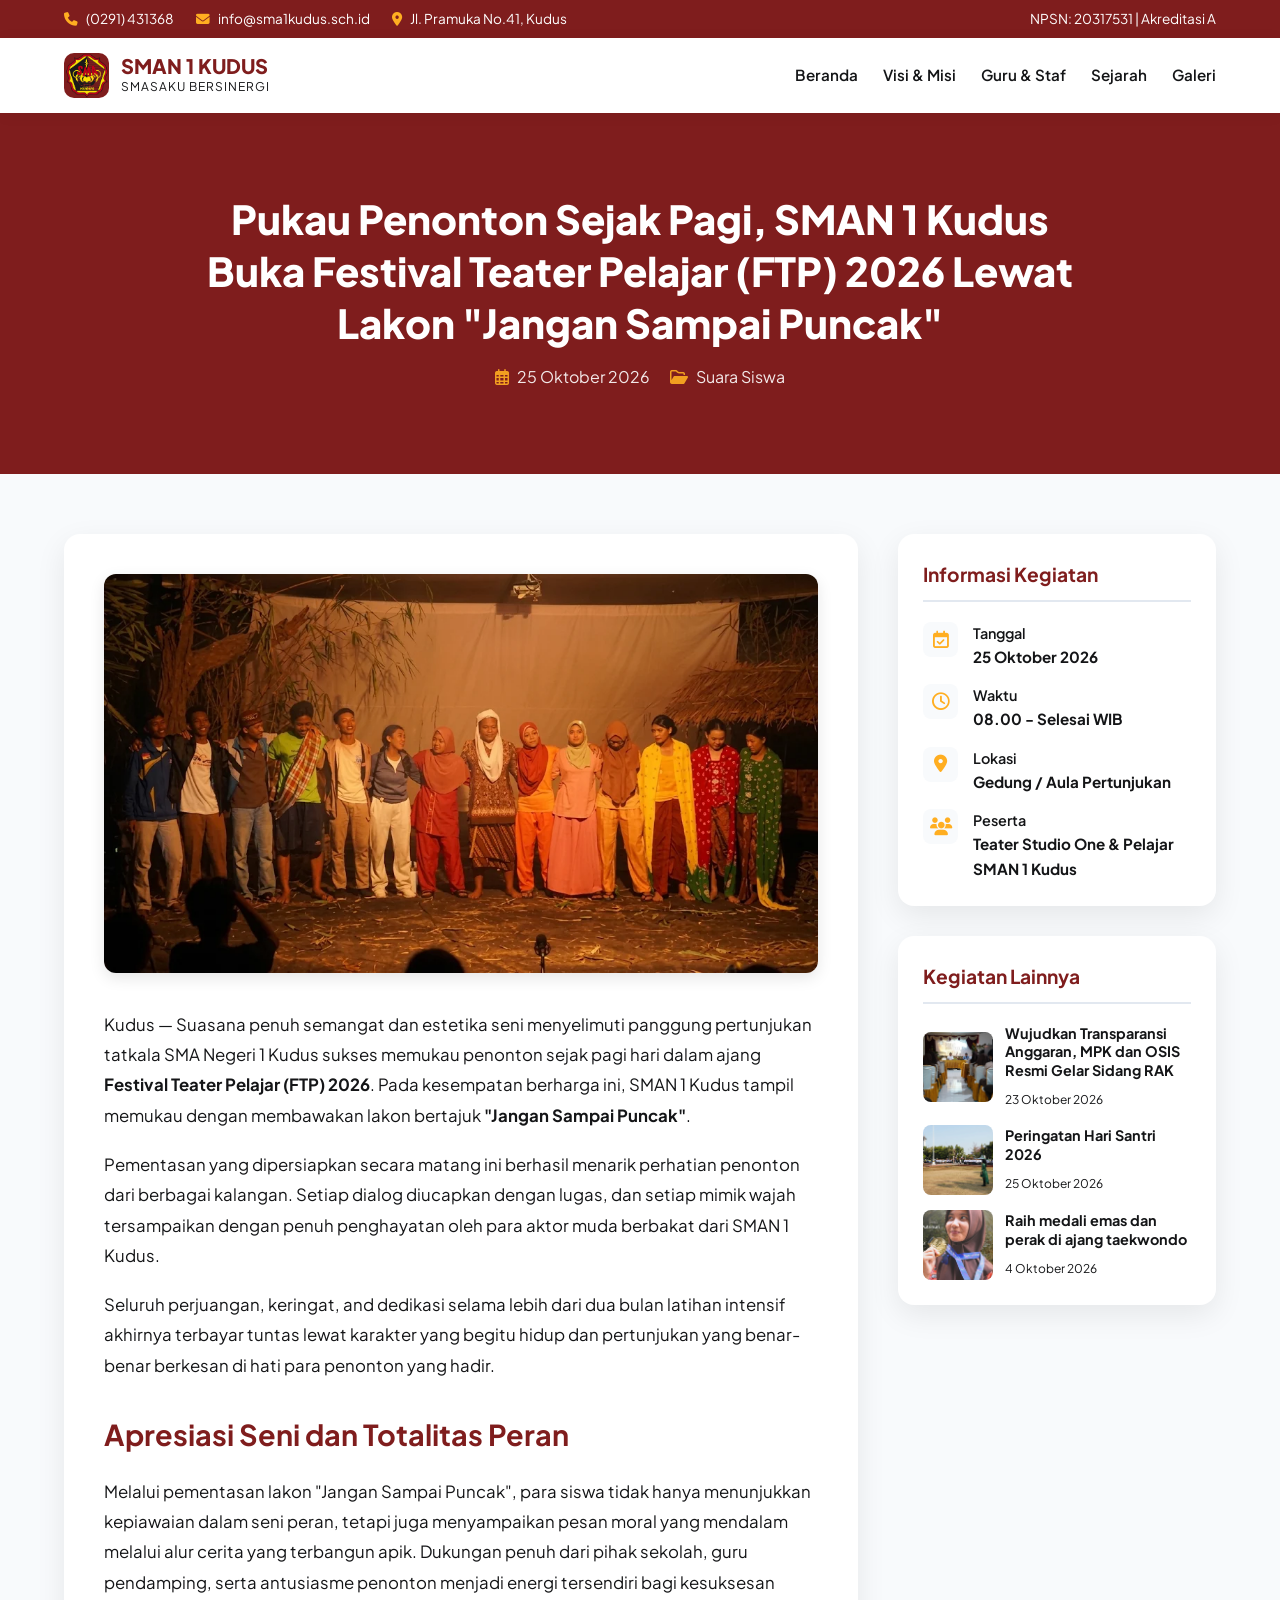
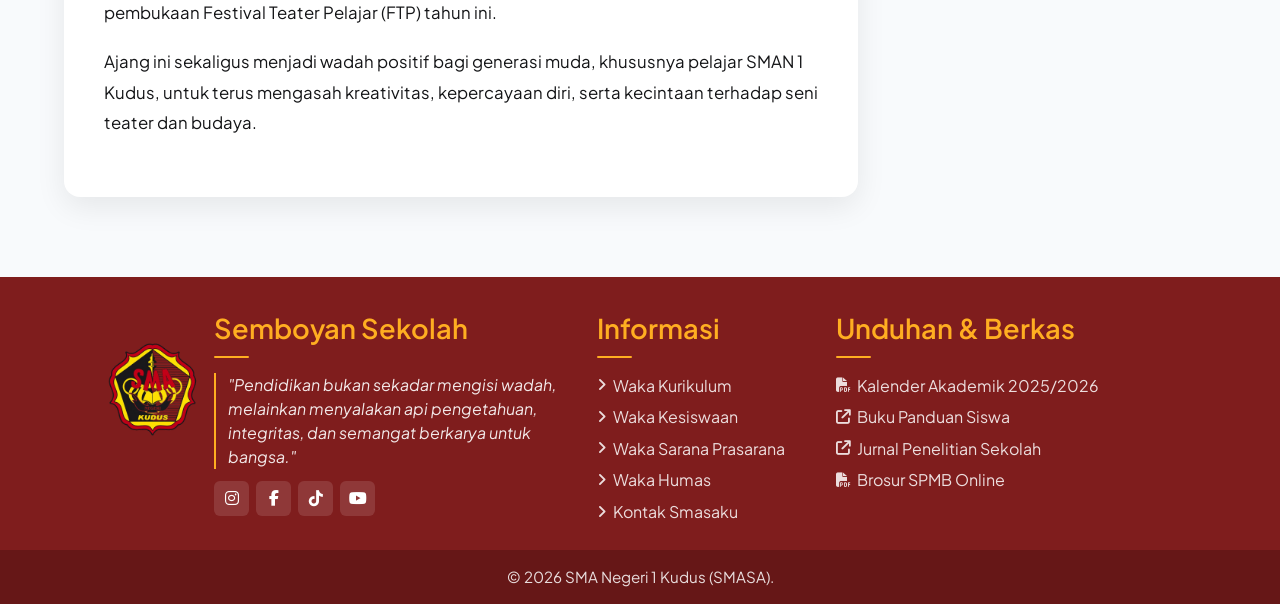
<file: details/detail-ftp-2026.html>
<!doctype html>
<html lang="id">
  <head>
    <meta charset="UTF-8" />
    <meta name="viewport" content="width=device-width, initial-scale=1.0" />
    <title>Detail Kegiatan: Peluncuran Ekstrakurikuler KKRI - SMA Negeri 1 Kudus</title>
    <!-- Google Fonts & FontAwesome Icons -->
    <link
      href="https://fonts.googleapis.com/css2?family=Plus+Jakarta+Sans:wght@300;400;500;600;700;800&display=swap"
      rel="stylesheet"
    />
    <link
      rel="stylesheet"
      href="https://cdnjs.cloudflare.com/ajax/libs/font-awesome/6.4.0/css/all.min.css"
    />
    <link rel="stylesheet" href="../css/detail.css" />
  </head>
  <body>
    <!-- TOP BAR -->
    <div class="top-bar">
      <div class="top-info">
        <span><i class="fas fa-phone"></i> (0291) 431368</span>
        <span><i class="fas fa-envelope"></i> info@sma1kudus.sch.id</span>
        <span><i class="fas fa-map-marker-alt"></i> Jl. Pramuka No.41, Kudus</span>
      </div>
      <div class="top-social">
        <span>NPSN: 20317531 | Akreditasi A</span>
      </div>
    </div>

    <!-- NAVIGATION -->
    <header>
      <nav class="navbar">
        <div class="logo">
            <div class="logo-icon">
                <img src="../assets/other/logoSMA.png" alt="Logo SMAN 1 Kudus">
            </div>

            <div class="logo-text">
                <h1>SMAN 1 KUDUS</h1>
                <p>SMASAKU BERSINERGI</p>
            </div>
        </div>

        <!-- Tombol hamburger (mobile) -->
        <button class="menu-toggle" id="menuToggle">
          <i class="fas fa-bars"></i>
        </button>

        <ul class="nav-links" id="navLinks">
            <li><a href="../index.html">Beranda</a></li>
            <li><a href="../visi-misi.html">Visi & Misi</a></li>
            <li><a href="../guru-staf.html">Guru & Staf</a></li>
            <li><a href="../sejarah.html">Sejarah</a></li>
            <li><a href="../galeri.html">Galeri</a></li>
        </ul>
      </nav>
    </header>

    <section class="detail-hero">
      <div class="detail-hero-content">
        <h1>Pukau Penonton Sejak Pagi, SMAN 1 Kudus Buka Festival Teater Pelajar (FTP) 2026 Lewat Lakon "Jangan Sampai Puncak"</h1>
        <div class="meta">
          <span><i class="far fa-calendar-alt"></i> 25 Oktober 2026</span>
          <span><i class="far fa-folder-open"></i> Suara Siswa</span>
        </div>
      </div>
    </section>

    <!-- MAIN CONTENT -->
    <section class="content-wrapper">
      <!-- Article Section -->
      <article class="article-main">
        <img src="../assets/event/lakon.png" alt="Festival Teater Pelajar (FTP) 2026 SMAN 1 Kudus" class="article-img" />
        
        <div class="article-body">
          <p>Kudus — Suasana penuh semangat dan estetika seni menyelimuti panggung pertunjukan tatkala SMA Negeri 1 Kudus sukses memukau penonton sejak pagi hari dalam ajang <strong>Festival Teater Pelajar (FTP) 2026</strong>. Pada kesempatan berharga ini, SMAN 1 Kudus tampil memukau dengan membawakan lakon bertajuk <strong>"Jangan Sampai Puncak"</strong>.</p>
          
          <p>Pementasan yang dipersiapkan secara matang ini berhasil menarik perhatian penonton dari berbagai kalangan. Setiap dialog diucapkan dengan lugas, dan setiap mimik wajah tersampaikan dengan penuh penghayatan oleh para aktor muda berbakat dari SMAN 1 Kudus.</p>

          <p>Seluruh perjuangan, keringat, and dedikasi selama lebih dari dua bulan latihan intensif akhirnya terbayar tuntas lewat karakter yang begitu hidup dan pertunjukan yang benar-benar berkesan di hati para penonton yang hadir.</p>

          <h2>Apresiasi Seni dan Totalitas Peran</h2>
          <p>Melalui pementasan lakon "Jangan Sampai Puncak", para siswa tidak hanya menunjukkan kepiawaian dalam seni peran, tetapi juga menyampaikan pesan moral yang mendalam melalui alur cerita yang terbangun apik. Dukungan penuh dari pihak sekolah, guru pendamping, serta antusiasme penonton menjadi energi tersendiri bagi kesuksesan pembukaan Festival Teater Pelajar (FTP) tahun ini.</p>
          
          <p>Ajang ini sekaligus menjadi wadah positif bagi generasi muda, khususnya pelajar SMAN 1 Kudus, untuk terus mengasah kreativitas, kepercayaan diri, serta kecintaan terhadap seni teater dan budaya.</p>
        </div>
      </article>

      <!-- Sidebar -->
      <aside class="sidebar">
        <!-- Event Info -->
        <div class="widget">
          <h3 class="widget-title">Informasi Kegiatan</h3>
          <div class="event-info-list">
            <div class="event-info-item">
              <div class="icon"><i class="far fa-calendar-check"></i></div>
              <div class="details">
                <h5>Tanggal</h5>
                <p>25 Oktober 2026</p>
              </div>
            </div>
            <div class="event-info-item">
              <div class="icon"><i class="far fa-clock"></i></div>
              <div class="details">
                <h5>Waktu</h5>
                <p>08.00 - Selesai WIB</p>
              </div>
            </div>
            <div class="event-info-item">
              <div class="icon"><i class="fas fa-map-marker-alt"></i></div>
              <div class="details">
                <h5>Lokasi</h5>
                <p>Gedung / Aula Pertunjukan</p>
              </div>
            </div>
            <div class="event-info-item">
              <div class="icon"><i class="fas fa-users"></i></div>
              <div class="details">
                <h5>Peserta</h5>
                <p>Teater Studio One & Pelajar SMAN 1 Kudus</p>
              </div>
            </div>
          </div>
        </div>

        <!-- Recent Events -->
        <div class="widget">
          <h3 class="widget-title">Kegiatan Lainnya</h3>
          <div class="recent-posts">
            <a href="detail-sidang-rak.html" class="recent-post-card">
              <img src="../assets/event/sidang_rak.png" alt="Sidang RAK">
              <div class="recent-post-info">
                <h5>Wujudkan Transparansi Anggaran, MPK dan OSIS Resmi Gelar Sidang RAK</h5>
                <span>23 Oktober 2026</span>
              </div>
            </a>
            <a href="detail-parade-budaya.html" class="recent-post-card">
              <img src="../assets/event/kota_santri.png" alt="Hari Santri">
              <div class="recent-post-info">
                <h5>Peringatan Hari Santri 2026</h5>
                <span>25 Oktober 2026</span>
              </div>
            </a>
            <a href="detail-osn-sains.html" class="recent-post-card">
              <img src="../assets/event/taekwondo.png" alt="Taekwondo">
              <div class="recent-post-info">
                <h5>Raih medali emas dan perak di ajang taekwondo</h5>
                <span>4 Oktober 2026</span>
              </div>
            </a>
          </div>
        </div>
      </aside>
    </section>

    <!-- FOOTER -->
    <footer>
      <div class="footer-content">

        <!-- Kolom 1: Logo, Semboyan & Media Sosial -->
        <div class="footer-col footer-brand">

          <div class="footer-logo">
            <img src="../assets/other/logoSMA.png" alt="Logo SMA Negeri 1 Kudus">
          </div>

          <div class="footer-brand-content">
            <h4>Semboyan Sekolah</h4>

            <p class="footer-quote">
              "Pendidikan bukan sekadar mengisi wadah, melainkan
              menyalakan api pengetahuan, integritas, dan semangat
              berkarya untuk bangsa."
            </p>

            <div class="footer-socials">
              <a href="https://www.instagram.com/sman1kudus?utm_source=ig_web_button_share_sheet&cplk=ZDNlZDc0MzIxNw==" aria-label="Instagram">
                <i class="fab fa-instagram"></i>
              </a>
              <a href="https://www.facebook.com/pages/SMA%201%20Kudus/169882746373431/#" aria-label="Facebook">
                <i class="fab fa-facebook-f"></i>
              </a>
              <a href="https://www.tiktok.com/@sman1kudus?is_from_webapp=1&sender_device=pc" aria-label="TikTok">
                <i class="fab fa-tiktok"></i>
              </a>
              <a href="https://www.youtube.com/@smanegeri1kudus" aria-label="YouTube">
                <i class="fab fa-youtube"></i>
              </a>
            </div>
          </div>
        </div>

        <!-- Kolom 2: Informasi -->
        <div class="footer-col">
          <h4>Informasi</h4>

          <div class="footer-links-list">
            <a href="waka/waka-kurikulum.html">
              <i class="fas fa-angle-right"></i> Waka Kurikulum
            </a>
            <a href="waka/waka-kesiswaan.html">
              <i class="fas fa-angle-right"></i> Waka Kesiswaan
            </a>
            <a href="waka/waka-prasarana.html">
              <i class="fas fa-angle-right"></i> Waka Sarana Prasarana
            </a>
            <a href="waka/waka-humas.html">
              <i class="fas fa-angle-right"></i> Waka Humas
            </a>
            <a href="waka/kontak.html">
              <i class="fas fa-angle-right"></i> Kontak Smasaku
            </a>
          </div>
        </div>

        <!-- Kolom 3: Unduhan -->
        <div class="footer-col">
          <h4>Unduhan & Berkas</h4>

          <div class="footer-links-list">
            <a href="assets/pdf/KALDIK-PROV-JATENG-2026-2027.pdf">
              <i class="fas fa-file-pdf"></i> Kalender Akademik 2025/2026
            </a>
            <a href="https://sma.kemendikdasmen.go.id/digihub/ebook">
              <i class="fa-solid fa-arrow-up-right-from-square"></i> Buku Panduan Siswa
            </a>
            <a href="https://journal.unpas.ac.id/index.php/pendas/article/view/67299/38679">
              <i class="fa-solid fa-arrow-up-right-from-square"></i> Jurnal Penelitian Sekolah
            </a>
            <a href="assets/pdf/JUKOP-SPMB-SMAN-SMKN-SLBN-Jateng-2026-.pdf">
              <i class="fas fa-file-pdf"></i> Brosur SPMB Online
            </a>
          </div>
        </div>

      </div>

      <div class="footer-bottom">
        <p>&copy; 2026 SMA Negeri 1 Kudus (SMASA).</p>
      </div>
    </footer>

    <script src="../js/script.js"></script>
  </body>
</html>
</file>
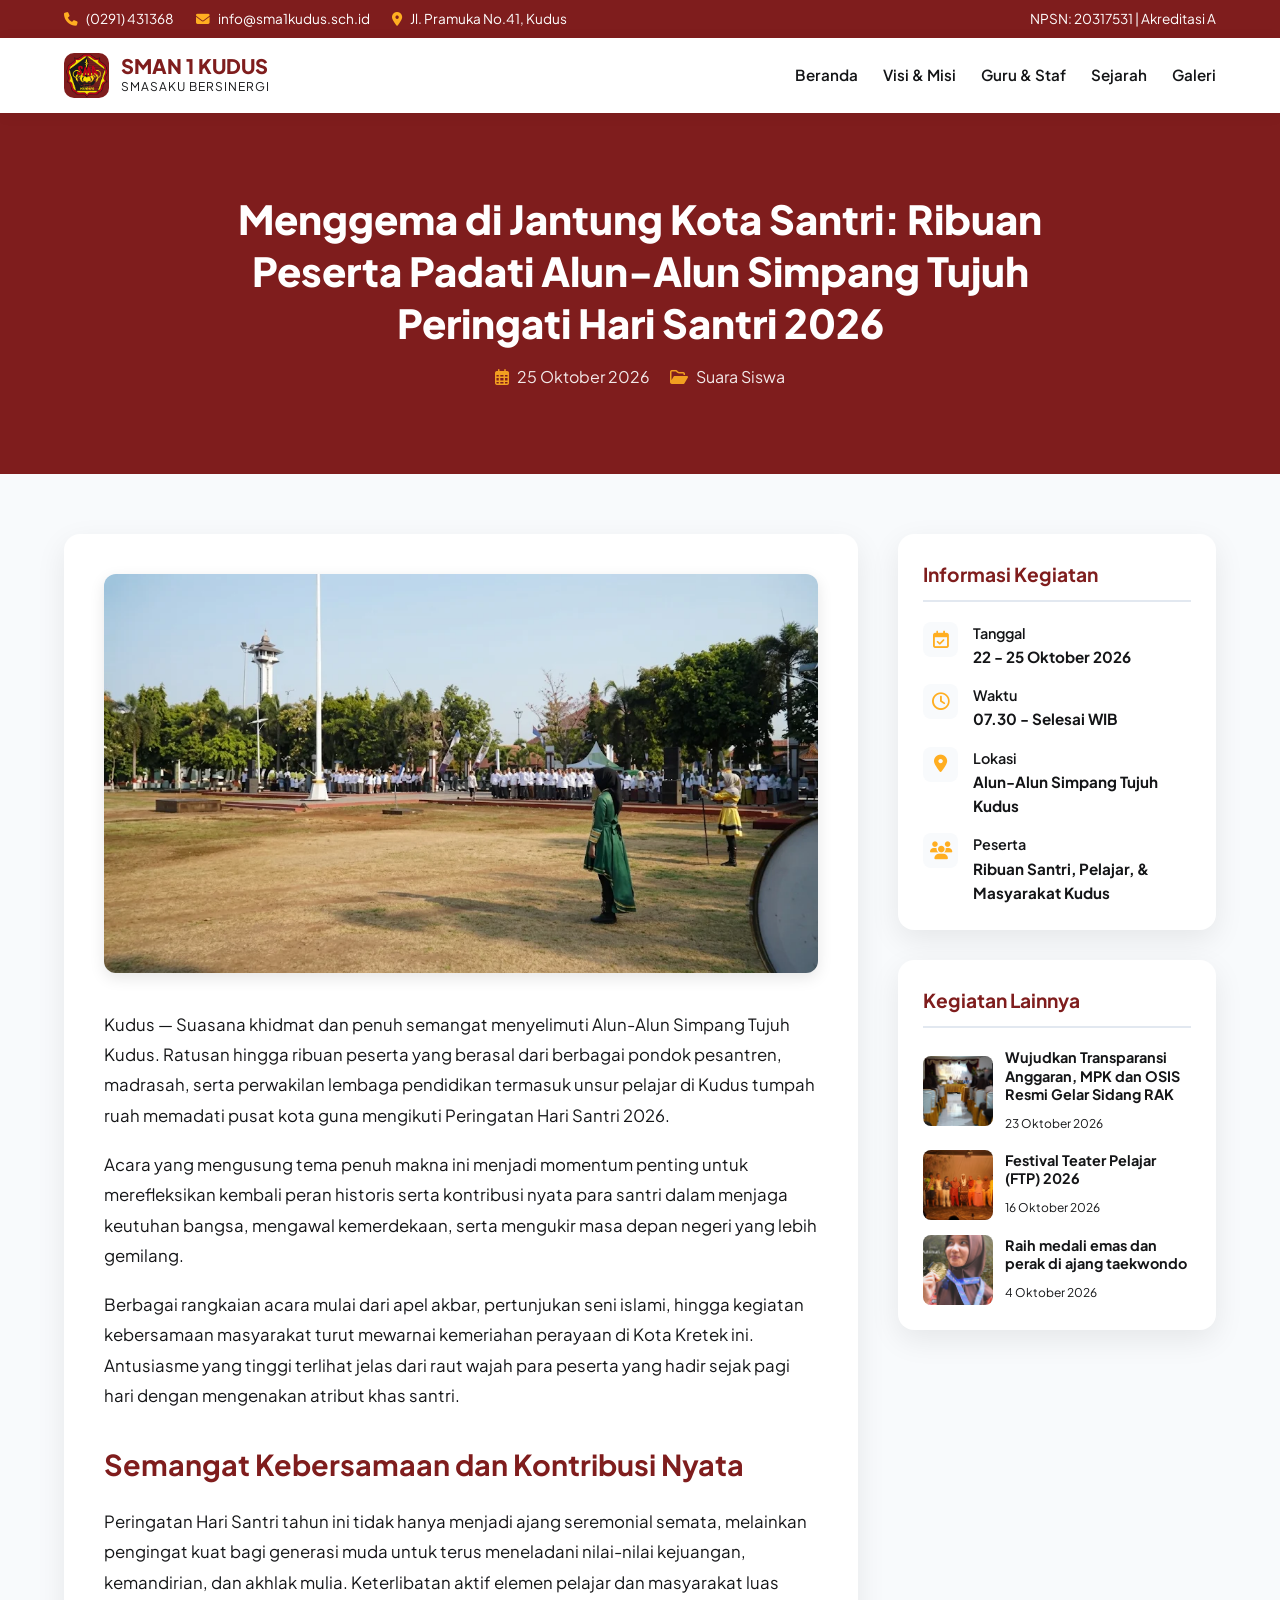
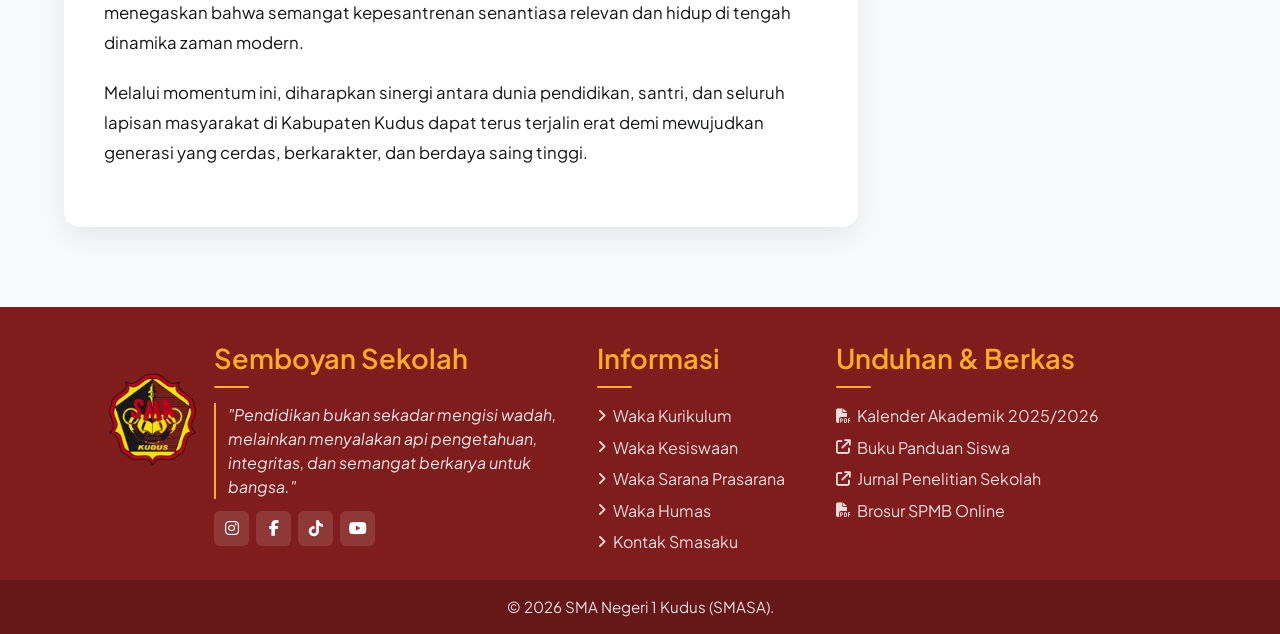
<file: details/detail-hari-santri-2026.html>
<!doctype html>
<html lang="id">
  <head>
    <meta charset="UTF-8" />
    <meta name="viewport" content="width=device-width, initial-scale=1.0" />
    <title>Detail Kegiatan: Peluncuran Ekstrakurikuler KKRI - SMA Negeri 1 Kudus</title>
    <!-- Google Fonts & FontAwesome Icons -->
    <link
      href="https://fonts.googleapis.com/css2?family=Plus+Jakarta+Sans:wght@300;400;500;600;700;800&display=swap"
      rel="stylesheet"
    />
    <link
      rel="stylesheet"
      href="https://cdnjs.cloudflare.com/ajax/libs/font-awesome/6.4.0/css/all.min.css"
    />
    <link rel="stylesheet" href="../css/detail.css" />
  </head>
  <body>
    <!-- TOP BAR -->
    <div class="top-bar">
      <div class="top-info">
        <span><i class="fas fa-phone"></i> (0291) 431368</span>
        <span><i class="fas fa-envelope"></i> info@sma1kudus.sch.id</span>
        <span><i class="fas fa-map-marker-alt"></i> Jl. Pramuka No.41, Kudus</span>
      </div>
      <div class="top-social">
        <span>NPSN: 20317531 | Akreditasi A</span>
      </div>
    </div>

    <!-- NAVIGATION -->
    <header>
      <nav class="navbar">
        <div class="logo">
            <div class="logo-icon">
                <img src="../assets/other/logoSMA.png" alt="Logo SMAN 1 Kudus">
            </div>

            <div class="logo-text">
                <h1>SMAN 1 KUDUS</h1>
                <p>SMASAKU BERSINERGI</p>
            </div>
        </div>

        <!-- Tombol hamburger (mobile) -->
        <button class="menu-toggle" id="menuToggle">
          <i class="fas fa-bars"></i>
        </button>

        <ul class="nav-links" id="navLinks">
            <li><a href="../index.html">Beranda</a></li>
            <li><a href="../visi-misi.html">Visi & Misi</a></li>
            <li><a href="../guru-staf.html">Guru & Staf</a></li>
            <li><a href="../sejarah.html">Sejarah</a></li>
            <li><a href="../galeri.html">Galeri</a></li>
        </ul>
      </nav>
    </header>

    <!-- DETAIL HERO -->
    <section class="detail-hero">
      <div class="detail-hero-content">
        <h1>Menggema di Jantung Kota Santri: Ribuan Peserta Padati Alun-Alun Simpang Tujuh Peringati Hari Santri 2026</h1>
        <div class="meta">
          <span><i class="far fa-calendar-alt"></i> 25 Oktober 2026</span>
          <span><i class="far fa-folder-open"></i> Suara Siswa</span>
        </div>
      </div>
    </section>

    <!-- MAIN CONTENT -->
    <section class="content-wrapper">
      <!-- Article Section -->
      <article class="article-main">
        <img src="../assets/event/kota_santri.png" alt="Peringatan Hari Santri 2026 di Alun-Alun Simpang Tujuh Kudus" class="article-img" />
        
        <div class="article-body">
          <p>Kudus — Suasana khidmat dan penuh semangat menyelimuti Alun-Alun Simpang Tujuh Kudus. Ratusan hingga ribuan peserta yang berasal dari berbagai pondok pesantren, madrasah, serta perwakilan lembaga pendidikan termasuk unsur pelajar di Kudus tumpah ruah memadati pusat kota guna mengikuti Peringatan Hari Santri 2026.</p>
          
          <p>Acara yang mengusung tema penuh makna ini menjadi momentum penting untuk merefleksikan kembali peran historis serta kontribusi nyata para santri dalam menjaga keutuhan bangsa, mengawal kemerdekaan, serta mengukir masa depan negeri yang lebih gemilang.</p>

          <p>Berbagai rangkaian acara mulai dari apel akbar, pertunjukan seni islami, hingga kegiatan kebersamaan masyarakat turut mewarnai kemeriahan perayaan di Kota Kretek ini. Antusiasme yang tinggi terlihat jelas dari raut wajah para peserta yang hadir sejak pagi hari dengan mengenakan atribut khas santri.</p>

          <h2>Semangat Kebersamaan dan Kontribusi Nyata</h2>
          <p>Peringatan Hari Santri tahun ini tidak hanya menjadi ajang seremonial semata, melainkan pengingat kuat bagi generasi muda untuk terus meneladani nilai-nilai kejuangan, kemandirian, dan akhlak mulia. Keterlibatan aktif elemen pelajar dan masyarakat luas menegaskan bahwa semangat kepesantrenan senantiasa relevan dan hidup di tengah dinamika zaman modern.</p>
          
          <p>Melalui momentum ini, diharapkan sinergi antara dunia pendidikan, santri, dan seluruh lapisan masyarakat di Kabupaten Kudus dapat terus terjalin erat demi mewujudkan generasi yang cerdas, berkarakter, dan berdaya saing tinggi.</p>
        </div>
      </article>

      <!-- Sidebar -->
      <aside class="sidebar">
        <!-- Event Info -->
        <div class="widget">
          <h3 class="widget-title">Informasi Kegiatan</h3>
          <div class="event-info-list">
            <div class="event-info-item">
              <div class="icon"><i class="far fa-calendar-check"></i></div>
              <div class="details">
                <h5>Tanggal</h5>
                <p>22 - 25 Oktober 2026</p>
              </div>
            </div>
            <div class="event-info-item">
              <div class="icon"><i class="far fa-clock"></i></div>
              <div class="details">
                <h5>Waktu</h5>
                <p>07.30 - Selesai WIB</p>
              </div>
            </div>
            <div class="event-info-item">
              <div class="icon"><i class="fas fa-map-marker-alt"></i></div>
              <div class="details">
                <h5>Lokasi</h5>
                <p>Alun-Alun Simpang Tujuh Kudus</p>
              </div>
            </div>
            <div class="event-info-item">
              <div class="icon"><i class="fas fa-users"></i></div>
              <div class="details">
                <h5>Peserta</h5>
                <p>Ribuan Santri, Pelajar, & Masyarakat Kudus</p>
              </div>
            </div>
          </div>
        </div>

        <!-- Recent Events -->
        <div class="widget">
          <h3 class="widget-title">Kegiatan Lainnya</h3>
          <div class="recent-posts">
            <a href="detail-sidang-rak.html" class="recent-post-card">
              <img src="../assets/event/sidang_rak.png" alt="Sidang RAK">
              <div class="recent-post-info">
                <h5>Wujudkan Transparansi Anggaran, MPK dan OSIS Resmi Gelar Sidang RAK</h5>
                <span>23 Oktober 2026</span>
              </div>
            </a>
            <a href="detail-pilketos.html" class="recent-post-card">
              <img src="../assets/event/lakon.png" alt="lakon">
              <div class="recent-post-info">
                <h5>Festival Teater Pelajar (FTP) 2026</h5>
                <span>16 Oktober 2026</span>
              </div>
            </a>
            <a href="detail-osn-sains.html" class="recent-post-card">
              <img src="../assets/event/taekwondo.png" alt="Taekwondo">
              <div class="recent-post-info">
                <h5>Raih medali emas dan perak di ajang taekwondo</h5>
                <span>4 Oktober 2026</span>
              </div>
            </a>
          </div>
        </div>
      </aside>
    </section>

    <!-- FOOTER -->
    <footer>
      <div class="footer-content">

        <!-- Kolom 1: Logo, Semboyan & Media Sosial -->
        <div class="footer-col footer-brand">

          <div class="footer-logo">
            <img src="../assets/other/logoSMA.png" alt="Logo SMA Negeri 1 Kudus">
          </div>

          <div class="footer-brand-content">
            <h4>Semboyan Sekolah</h4>

            <p class="footer-quote">
              "Pendidikan bukan sekadar mengisi wadah, melainkan
              menyalakan api pengetahuan, integritas, dan semangat
              berkarya untuk bangsa."
            </p>

            <div class="footer-socials">
              <a href="https://www.instagram.com/sman1kudus?utm_source=ig_web_button_share_sheet&cplk=ZDNlZDc0MzIxNw==" aria-label="Instagram">
                <i class="fab fa-instagram"></i>
              </a>
              <a href="https://www.facebook.com/pages/SMA%201%20Kudus/169882746373431/#" aria-label="Facebook">
                <i class="fab fa-facebook-f"></i>
              </a>
              <a href="https://www.tiktok.com/@sman1kudus?is_from_webapp=1&sender_device=pc" aria-label="TikTok">
                <i class="fab fa-tiktok"></i>
              </a>
              <a href="https://www.youtube.com/@smanegeri1kudus" aria-label="YouTube">
                <i class="fab fa-youtube"></i>
              </a>
            </div>
          </div>
        </div>

        <!-- Kolom 2: Informasi -->
        <div class="footer-col">
          <h4>Informasi</h4>

          <div class="footer-links-list">
            <a href="waka/waka-kurikulum.html">
              <i class="fas fa-angle-right"></i> Waka Kurikulum
            </a>
            <a href="waka/waka-kesiswaan.html">
              <i class="fas fa-angle-right"></i> Waka Kesiswaan
            </a>
            <a href="waka/waka-prasarana.html">
              <i class="fas fa-angle-right"></i> Waka Sarana Prasarana
            </a>
            <a href="waka/waka-humas.html">
              <i class="fas fa-angle-right"></i> Waka Humas
            </a>
            <a href="waka/kontak.html">
              <i class="fas fa-angle-right"></i> Kontak Smasaku
            </a>
          </div>
        </div>

        <!-- Kolom 3: Unduhan -->
        <div class="footer-col">
          <h4>Unduhan & Berkas</h4>

          <div class="footer-links-list">
            <a href="assets/pdf/KALDIK-PROV-JATENG-2026-2027.pdf">
              <i class="fas fa-file-pdf"></i> Kalender Akademik 2025/2026
            </a>
            <a href="https://sma.kemendikdasmen.go.id/digihub/ebook">
              <i class="fa-solid fa-arrow-up-right-from-square"></i> Buku Panduan Siswa
            </a>
            <a href="https://journal.unpas.ac.id/index.php/pendas/article/view/67299/38679">
              <i class="fa-solid fa-arrow-up-right-from-square"></i> Jurnal Penelitian Sekolah
            </a>
            <a href="assets/pdf/JUKOP-SPMB-SMAN-SMKN-SLBN-Jateng-2026-.pdf">
              <i class="fas fa-file-pdf"></i> Brosur SPMB Online
            </a>
          </div>
        </div>

      </div>

      <div class="footer-bottom">
        <p>&copy; 2026 SMA Negeri 1 Kudus (SMASA).</p>
      </div>
    </footer>

    <script src="../js/script.js"></script>
  </body>
</html>
</file>
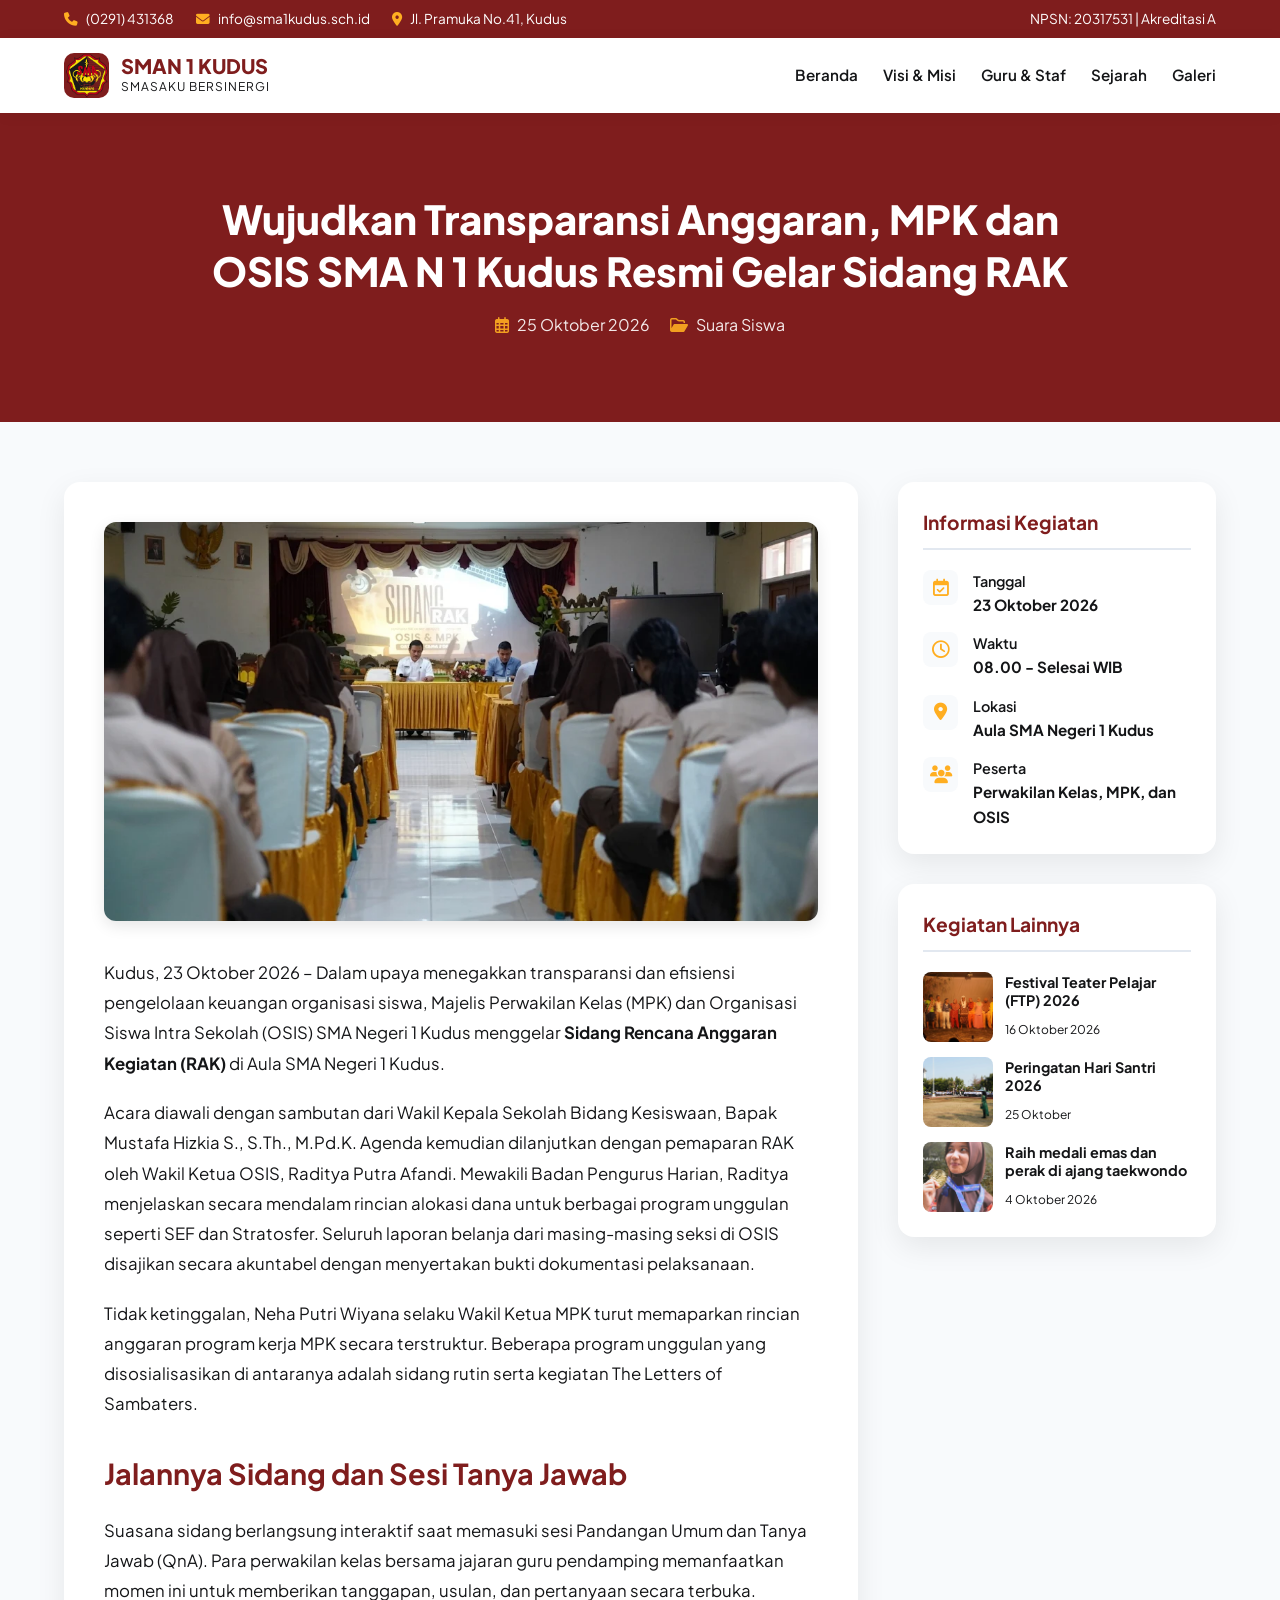
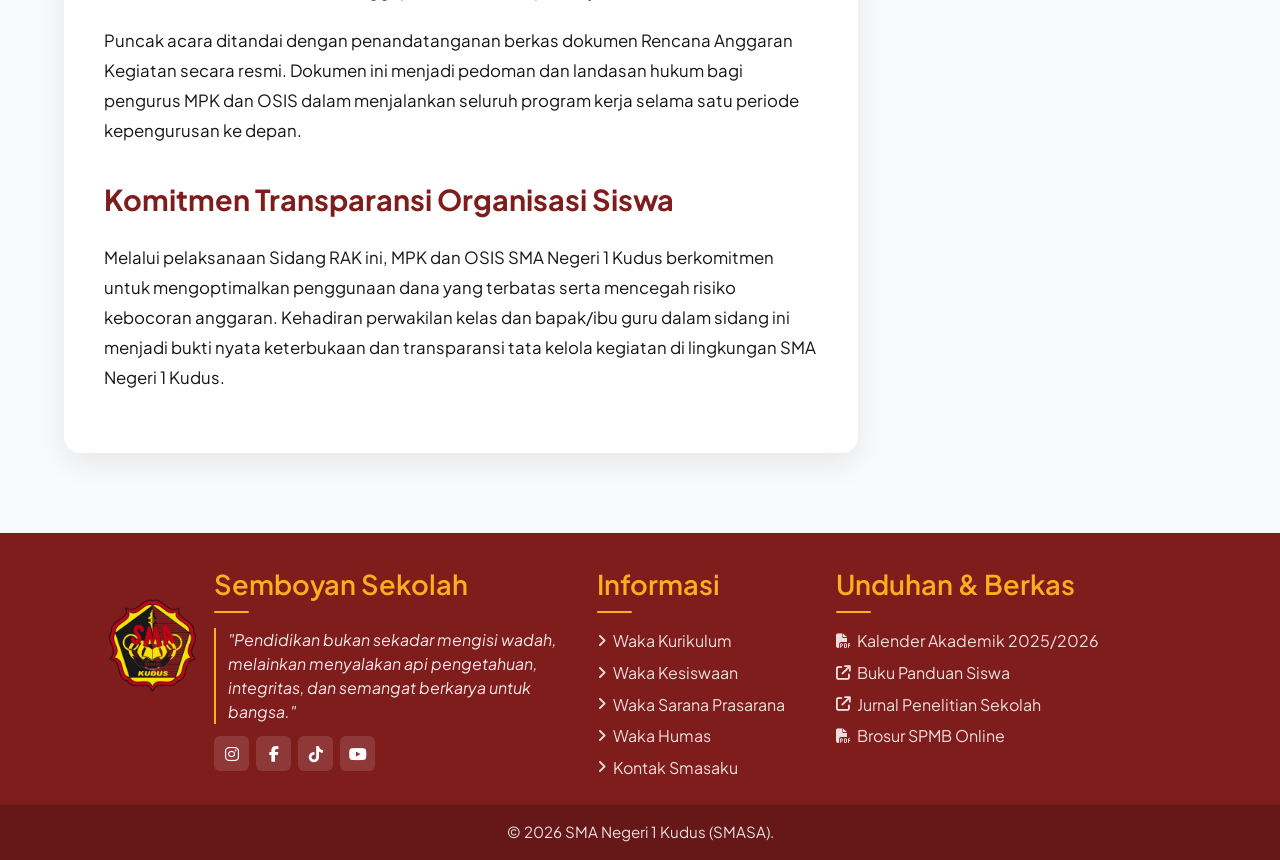
<file: details/detail-sidang-rak.html>
<!doctype html>
<html lang="id">
  <head>
    <meta charset="UTF-8" />
    <meta name="viewport" content="width=device-width, initial-scale=1.0" />
    <title>Detail Kegiatan: Peluncuran Ekstrakurikuler KKRI - SMA Negeri 1 Kudus</title>
    <!-- Google Fonts & FontAwesome Icons -->
    <link
      href="https://fonts.googleapis.com/css2?family=Plus+Jakarta+Sans:wght@300;400;500;600;700;800&display=swap"
      rel="stylesheet"
    />
    <link
      rel="stylesheet"
      href="https://cdnjs.cloudflare.com/ajax/libs/font-awesome/6.4.0/css/all.min.css"
    />
    <link rel="stylesheet" href="../css/detail.css" />
  </head>
  <body>
    <!-- TOP BAR -->
    <div class="top-bar">
      <div class="top-info">
        <span><i class="fas fa-phone"></i> (0291) 431368</span>
        <span><i class="fas fa-envelope"></i> info@sma1kudus.sch.id</span>
        <span><i class="fas fa-map-marker-alt"></i> Jl. Pramuka No.41, Kudus</span>
      </div>
      <div class="top-social">
        <span>NPSN: 20317531 | Akreditasi A</span>
      </div>
    </div>

    <!-- NAVIGATION -->
    <header>
      <nav class="navbar">
        <div class="logo">
            <div class="logo-icon">
                <img src="../assets/other/logoSMA.png" alt="Logo SMAN 1 Kudus">
            </div>

            <div class="logo-text">
                <h1>SMAN 1 KUDUS</h1>
                <p>SMASAKU BERSINERGI</p>
            </div>
        </div>

        <!-- Tombol hamburger (mobile) -->
        <button class="menu-toggle" id="menuToggle">
          <i class="fas fa-bars"></i>
        </button>

        <ul class="nav-links" id="navLinks">
            <li><a href="../index.html">Beranda</a></li>
            <li><a href="../visi-misi.html">Visi & Misi</a></li>
            <li><a href="../guru-staf.html">Guru & Staf</a></li>
            <li><a href="../sejarah.html">Sejarah</a></li>
            <li><a href="../galeri.html">Galeri</a></li>
        </ul>
      </nav>
    </header>

    <!-- DETAIL HERO -->
    <section class="detail-hero">
      <div class="detail-hero-content">
        <h1>Wujudkan Transparansi Anggaran, MPK dan OSIS SMA N 1 Kudus Resmi Gelar Sidang RAK</h1>
        <div class="meta">
          <span><i class="far fa-calendar-alt"></i> 25 Oktober 2026</span>
          <span><i class="far fa-folder-open"></i> Suara Siswa</span>
        </div>
      </div>
    </section>

    <!-- MAIN CONTENT -->
    <section class="content-wrapper">
      <!-- Article Section -->
      <article class="article-main">
        <img src="../assets/event/sidang_rak.png" alt="Sidang RAK MPK dan OSIS SMA Negeri 1 Kudus" class="article-img" />
        
        <div class="article-body">
          <p>Kudus, 23 Oktober 2026 – Dalam upaya menegakkan transparansi dan efisiensi pengelolaan keuangan organisasi siswa, Majelis Perwakilan Kelas (MPK) dan Organisasi Siswa Intra Sekolah (OSIS) SMA Negeri 1 Kudus menggelar <strong>Sidang Rencana Anggaran Kegiatan (RAK)</strong> di Aula SMA Negeri 1 Kudus.</p>
          
          <p>Acara diawali dengan sambutan dari Wakil Kepala Sekolah Bidang Kesiswaan, Bapak Mustafa Hizkia S., S.Th., M.Pd.K. Agenda kemudian dilanjutkan dengan pemaparan RAK oleh Wakil Ketua OSIS, Raditya Putra Afandi. Mewakili Badan Pengurus Harian, Raditya menjelaskan secara mendalam rincian alokasi dana untuk berbagai program unggulan seperti SEF dan Stratosfer. Seluruh laporan belanja dari masing-masing seksi di OSIS disajikan secara akuntabel dengan menyertakan bukti dokumentasi pelaksanaan.</p>

          <p>Tidak ketinggalan, Neha Putri Wiyana selaku Wakil Ketua MPK turut memaparkan rincian anggaran program kerja MPK secara terstruktur. Beberapa program unggulan yang disosialisasikan di antaranya adalah sidang rutin serta kegiatan The Letters of Sambaters.</p>

          <h2>Jalannya Sidang dan Sesi Tanya Jawab</h2>
          <p>Suasana sidang berlangsung interaktif saat memasuki sesi Pandangan Umum dan Tanya Jawab (QnA). Para perwakilan kelas bersama jajaran guru pendamping memanfaatkan momen ini untuk memberikan tanggapan, usulan, dan pertanyaan secara terbuka.</p>
          
          <p>Puncak acara ditandai dengan penandatanganan berkas dokumen Rencana Anggaran Kegiatan secara resmi. Dokumen ini menjadi pedoman dan landasan hukum bagi pengurus MPK dan OSIS dalam menjalankan seluruh program kerja selama satu periode kepengurusan ke depan.</p>

          <h2>Komitmen Transparansi Organisasi Siswa</h2>
          <p>Melalui pelaksanaan Sidang RAK ini, MPK dan OSIS SMA Negeri 1 Kudus berkomitmen untuk mengoptimalkan penggunaan dana yang terbatas serta mencegah risiko kebocoran anggaran. Kehadiran perwakilan kelas dan bapak/ibu guru dalam sidang ini menjadi bukti nyata keterbukaan dan transparansi tata kelola kegiatan di lingkungan SMA Negeri 1 Kudus.</p>
        </div>
      </article>

      <!-- Sidebar -->
      <aside class="sidebar">
        <!-- Event Info -->
        <div class="widget">
          <h3 class="widget-title">Informasi Kegiatan</h3>
          <div class="event-info-list">
            <div class="event-info-item">
              <div class="icon"><i class="far fa-calendar-check"></i></div>
              <div class="details">
                <h5>Tanggal</h5>
                <p>23 Oktober 2026</p>
              </div>
            </div>
            <div class="event-info-item">
              <div class="icon"><i class="far fa-clock"></i></div>
              <div class="details">
                <h5>Waktu</h5>
                <p>08.00 - Selesai WIB</p>
              </div>
            </div>
            <div class="event-info-item">
              <div class="icon"><i class="fas fa-map-marker-alt"></i></div>
              <div class="details">
                <h5>Lokasi</h5>
                <p>Aula SMA Negeri 1 Kudus</p>
              </div>
            </div>
            <div class="event-info-item">
              <div class="icon"><i class="fas fa-users"></i></div>
              <div class="details">
                <h5>Peserta</h5>
                <p>Perwakilan Kelas, MPK, dan OSIS</p>
              </div>
            </div>
          </div>
        </div>

        <!-- Recent Events -->
        <div class="widget">
          <h3 class="widget-title">Kegiatan Lainnya</h3>
          <div class="recent-posts">
            <a href="detail-pilketos.html" class="recent-post-card">
              <img src="../assets/event/lakon.png" alt="lakon">
              <div class="recent-post-info">
                <h5>Festival Teater Pelajar (FTP) 2026</h5>
                <span>16 Oktober 2026</span>
              </div>
            </a>
            <a href="detail-parade-budaya.html" class="recent-post-card">
              <img src="../assets/event/kota_santri.png" alt="Hari Santri">
              <div class="recent-post-info">
                <h5>Peringatan Hari Santri 2026</h5>
                <span>25 Oktober</span>
              </div>
            </a>
            <a href="detail-osn-sains.html" class="recent-post-card">
              <img src="../assets/event/taekwondo.png" alt="Taekwondo">
              <div class="recent-post-info">
                <h5>Raih medali emas dan perak di ajang taekwondo</h5>
                <span>4 Oktober 2026</span>
              </div>
            </a>
          </div>
        </div>
      </aside>
    </section>

    <!-- FOOTER -->
    <footer>
      <div class="footer-content">

        <!-- Kolom 1: Logo, Semboyan & Media Sosial -->
        <div class="footer-col footer-brand">

          <div class="footer-logo">
            <img src="../assets/other/logoSMA.png" alt="Logo SMA Negeri 1 Kudus">
          </div>

          <div class="footer-brand-content">
            <h4>Semboyan Sekolah</h4>

            <p class="footer-quote">
              "Pendidikan bukan sekadar mengisi wadah, melainkan
              menyalakan api pengetahuan, integritas, dan semangat
              berkarya untuk bangsa."
            </p>

            <div class="footer-socials">
              <a href="https://www.instagram.com/sman1kudus?utm_source=ig_web_button_share_sheet&cplk=ZDNlZDc0MzIxNw==" aria-label="Instagram">
                <i class="fab fa-instagram"></i>
              </a>
              <a href="https://www.facebook.com/pages/SMA%201%20Kudus/169882746373431/#" aria-label="Facebook">
                <i class="fab fa-facebook-f"></i>
              </a>
              <a href="https://www.tiktok.com/@sman1kudus?is_from_webapp=1&sender_device=pc" aria-label="TikTok">
                <i class="fab fa-tiktok"></i>
              </a>
              <a href="https://www.youtube.com/@smanegeri1kudus" aria-label="YouTube">
                <i class="fab fa-youtube"></i>
              </a>
            </div>
          </div>
        </div>

        <!-- Kolom 2: Informasi -->
        <div class="footer-col">
          <h4>Informasi</h4>

          <div class="footer-links-list">
            <a href="waka/waka-kurikulum.html">
              <i class="fas fa-angle-right"></i> Waka Kurikulum
            </a>
            <a href="waka/waka-kesiswaan.html">
              <i class="fas fa-angle-right"></i> Waka Kesiswaan
            </a>
            <a href="waka/waka-prasarana.html">
              <i class="fas fa-angle-right"></i> Waka Sarana Prasarana
            </a>
            <a href="waka/waka-humas.html">
              <i class="fas fa-angle-right"></i> Waka Humas
            </a>
            <a href="waka/kontak.html">
              <i class="fas fa-angle-right"></i> Kontak Smasaku
            </a>
          </div>
        </div>

        <!-- Kolom 3: Unduhan -->
        <div class="footer-col">
          <h4>Unduhan & Berkas</h4>

          <div class="footer-links-list">
            <a href="assets/pdf/KALDIK-PROV-JATENG-2026-2027.pdf">
              <i class="fas fa-file-pdf"></i> Kalender Akademik 2025/2026
            </a>
            <a href="https://sma.kemendikdasmen.go.id/digihub/ebook">
              <i class="fa-solid fa-arrow-up-right-from-square"></i> Buku Panduan Siswa
            </a>
            <a href="https://journal.unpas.ac.id/index.php/pendas/article/view/67299/38679">
              <i class="fa-solid fa-arrow-up-right-from-square"></i> Jurnal Penelitian Sekolah
            </a>
            <a href="assets/pdf/JUKOP-SPMB-SMAN-SMKN-SLBN-Jateng-2026-.pdf">
              <i class="fas fa-file-pdf"></i> Brosur SPMB Online
            </a>
          </div>
        </div>

      </div>

      <div class="footer-bottom">
        <p>&copy; 2026 SMA Negeri 1 Kudus (SMASA).</p>
      </div>
    </footer>

    <script src="../js/script.js"></script>
  </body>
</html>
</file>
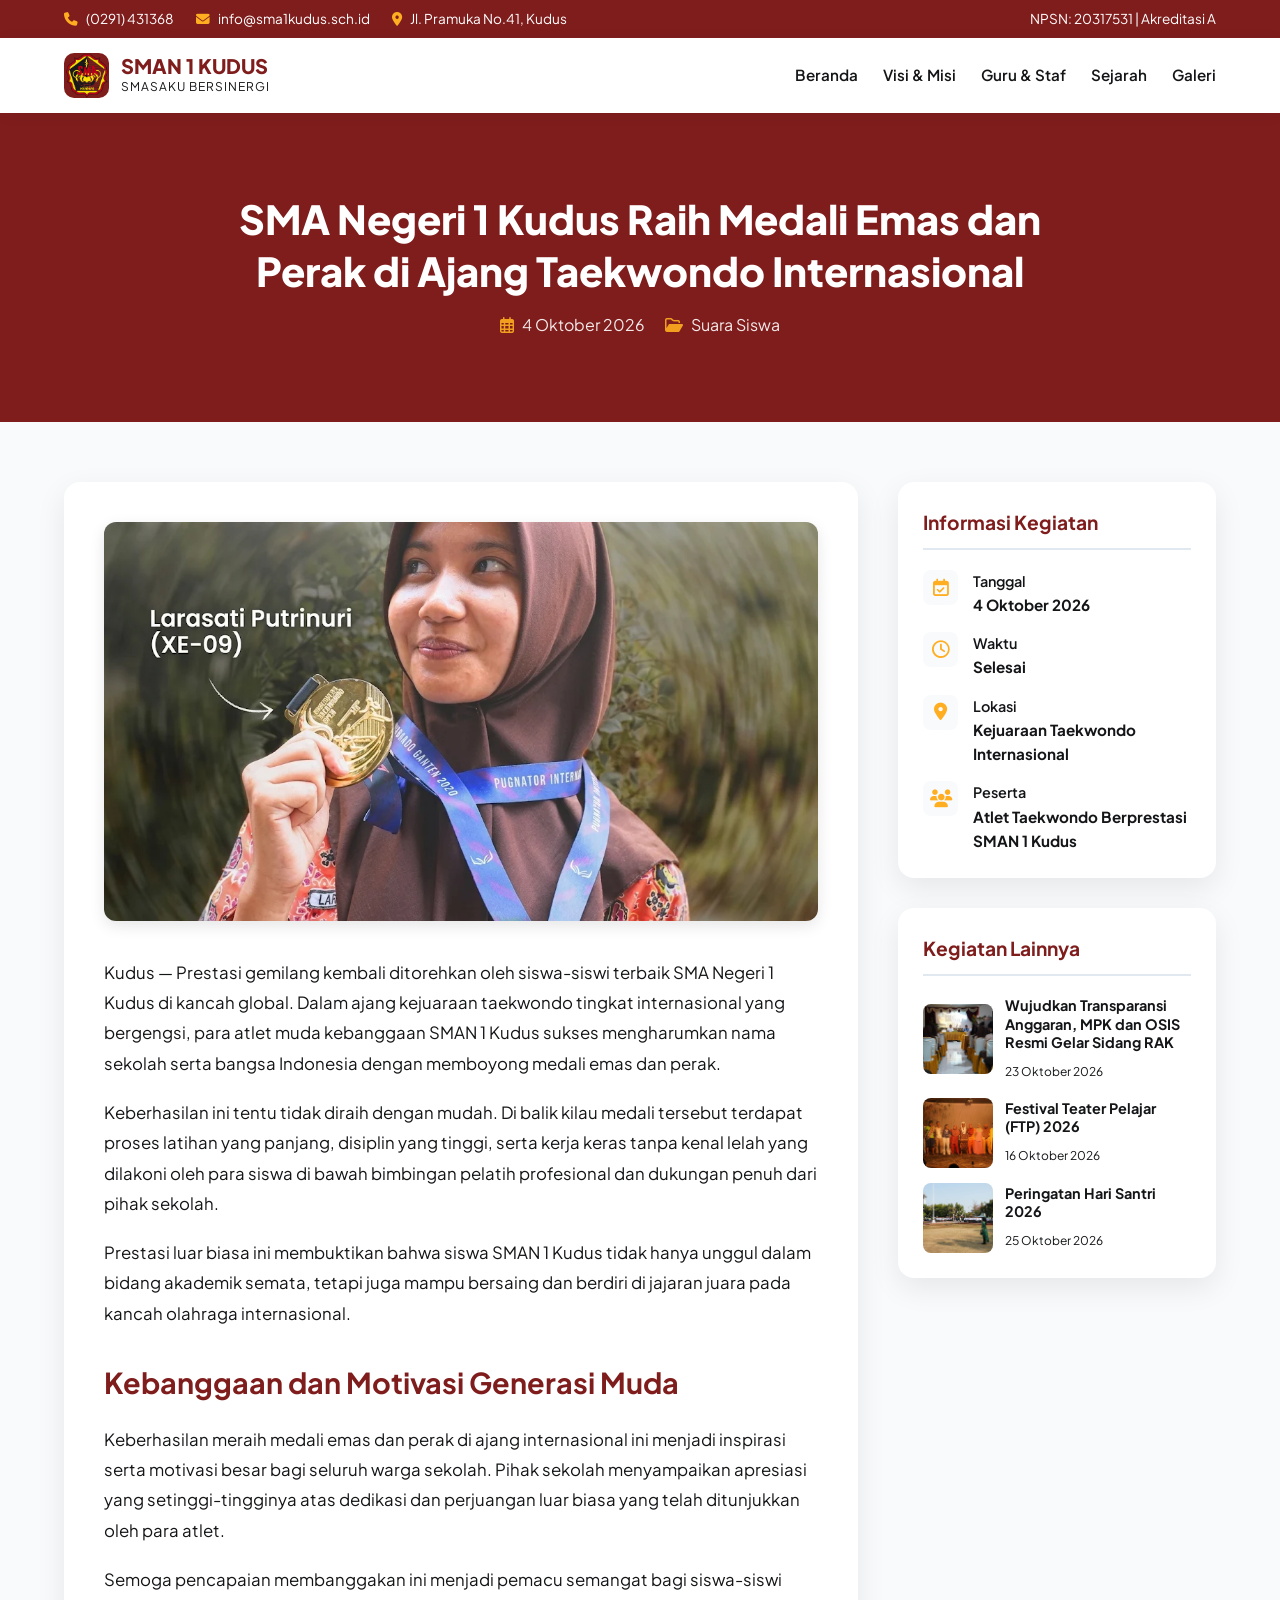
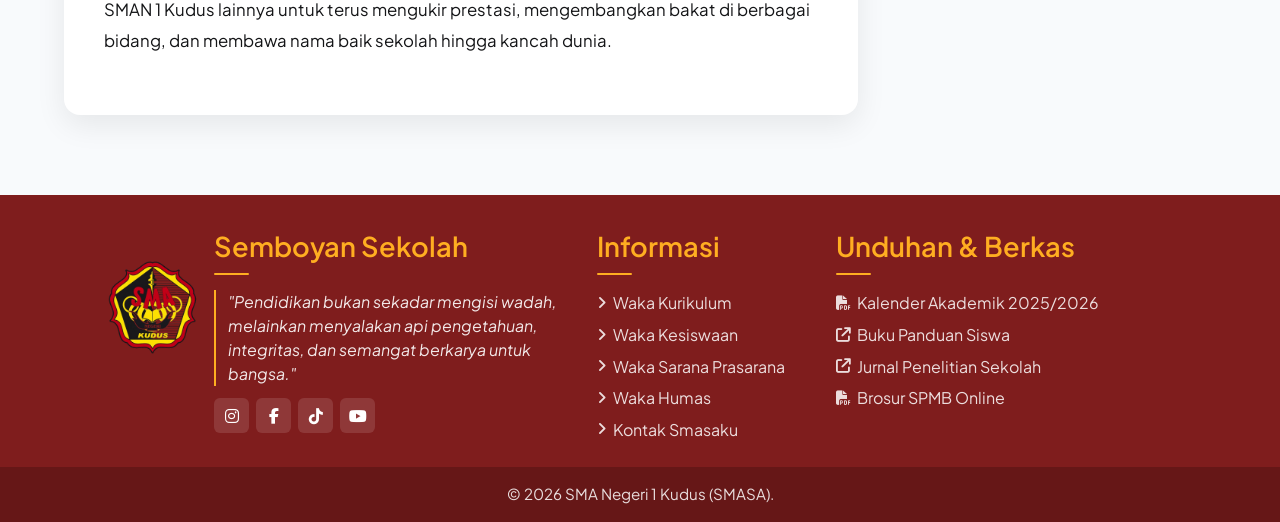
<file: details/detail-taekwondo-internasional.html>
<!doctype html>
<html lang="id">
  <head>
    <meta charset="UTF-8" />
    <meta name="viewport" content="width=device-width, initial-scale=1.0" />
    <title>Detail Kegiatan: Peluncuran Ekstrakurikuler KKRI - SMA Negeri 1 Kudus</title>
    <!-- Google Fonts & FontAwesome Icons -->
    <link
      href="https://fonts.googleapis.com/css2?family=Plus+Jakarta+Sans:wght@300;400;500;600;700;800&display=swap"
      rel="stylesheet"
    />
    <link
      rel="stylesheet"
      href="https://cdnjs.cloudflare.com/ajax/libs/font-awesome/6.4.0/css/all.min.css"
    />
    <link rel="stylesheet" href="../css/detail.css" />
  </head>
  <body>
    <!-- TOP BAR -->
    <div class="top-bar">
      <div class="top-info">
        <span><i class="fas fa-phone"></i> (0291) 431368</span>
        <span><i class="fas fa-envelope"></i> info@sma1kudus.sch.id</span>
        <span><i class="fas fa-map-marker-alt"></i> Jl. Pramuka No.41, Kudus</span>
      </div>
      <div class="top-social">
        <span>NPSN: 20317531 | Akreditasi A</span>
      </div>
    </div>

    <!-- NAVIGATION -->
    <header>
      <nav class="navbar">
        <div class="logo">
            <div class="logo-icon">
                <img src="../assets/other/logoSMA.png" alt="Logo SMAN 1 Kudus">
            </div>

            <div class="logo-text">
                <h1>SMAN 1 KUDUS</h1>
                <p>SMASAKU BERSINERGI</p>
            </div>
        </div>

        <!-- Tombol hamburger (mobile) -->
        <button class="menu-toggle" id="menuToggle">
          <i class="fas fa-bars"></i>
        </button>

        <ul class="nav-links" id="navLinks">
            <li><a href="../index.html">Beranda</a></li>
            <li><a href="../visi-misi.html">Visi & Misi</a></li>
            <li><a href="../guru-staf.html">Guru & Staf</a></li>
            <li><a href="../sejarah.html">Sejarah</a></li>
            <li><a href="../galeri.html">Galeri</a></li>
        </ul>
      </nav>
    </header>

    <section class="detail-hero">
      <div class="detail-hero-content">
        <h1>SMA Negeri 1 Kudus Raih Medali Emas dan Perak di Ajang Taekwondo Internasional</h1>
        <div class="meta">
          <span><i class="far fa-calendar-alt"></i> 4 Oktober 2026</span>
          <span><i class="far fa-folder-open"></i> Suara Siswa</span>
        </div>
      </div>
    </section>

    <!-- MAIN CONTENT -->
    <section class="content-wrapper">
      <!-- Article Section -->
      <article class="article-main">
        <img src="../assets/event/taekwondo.png" alt="Prestasi Taekwondo Internasional SMA Negeri 1 Kudus" class="article-img" />
        
        <div class="article-body">
          <p>Kudus — Prestasi gemilang kembali ditorehkan oleh siswa-siswi terbaik SMA Negeri 1 Kudus di kancah global. Dalam ajang kejuaraan taekwondo tingkat internasional yang bergengsi, para atlet muda kebanggaan SMAN 1 Kudus sukses mengharumkan nama sekolah serta bangsa Indonesia dengan memboyong medali emas dan perak.</p>
          
          <p>Keberhasilan ini tentu tidak diraih dengan mudah. Di balik kilau medali tersebut terdapat proses latihan yang panjang, disiplin yang tinggi, serta kerja keras tanpa kenal lelah yang dilakoni oleh para siswa di bawah bimbingan pelatih profesional dan dukungan penuh dari pihak sekolah.</p>

          <p>Prestasi luar biasa ini membuktikan bahwa siswa SMAN 1 Kudus tidak hanya unggul dalam bidang akademik semata, tetapi juga mampu bersaing dan berdiri di jajaran juara pada kancah olahraga internasional.</p>

          <h2>Kebanggaan dan Motivasi Generasi Muda</h2>
          <p>Keberhasilan meraih medali emas dan perak di ajang internasional ini menjadi inspirasi serta motivasi besar bagi seluruh warga sekolah. Pihak sekolah menyampaikan apresiasi yang setinggi-tingginya atas dedikasi dan perjuangan luar biasa yang telah ditunjukkan oleh para atlet.</p>
          
          <p>Semoga pencapaian membanggakan ini menjadi pemacu semangat bagi siswa-siswi SMAN 1 Kudus lainnya untuk terus mengukir prestasi, mengembangkan bakat di berbagai bidang, dan membawa nama baik sekolah hingga kancah dunia.</p>
        </div>
      </article>

      <!-- Sidebar -->
      <aside class="sidebar">
        <!-- Event Info -->
        <div class="widget">
          <h3 class="widget-title">Informasi Kegiatan</h3>
          <div class="event-info-list">
            <div class="event-info-item">
              <div class="icon"><i class="far fa-calendar-check"></i></div>
              <div class="details">
                <h5>Tanggal</h5>
                <p>4 Oktober 2026</p>
              </div>
            </div>
            <div class="event-info-item">
              <div class="icon"><i class="far fa-clock"></i></div>
              <div class="details">
                <h5>Waktu</h5>
                <p>Selesai</p>
              </div>
            </div>
            <div class="event-info-item">
              <div class="icon"><i class="fas fa-map-marker-alt"></i></div>
              <div class="details">
                <h5>Lokasi</h5>
                <p>Kejuaraan Taekwondo Internasional</p>
              </div>
            </div>
            <div class="event-info-item">
              <div class="icon"><i class="fas fa-users"></i></div>
              <div class="details">
                <h5>Peserta</h5>
                <p>Atlet Taekwondo Berprestasi SMAN 1 Kudus</p>
              </div>
            </div>
          </div>
        </div>

        <!-- Recent Events -->
        <div class="widget">
          <h3 class="widget-title">Kegiatan Lainnya</h3>
          <div class="recent-posts">
            <a href="detail-sidang-rak.html" class="recent-post-card">
              <img src="../assets/event/sidang_rak.png" alt="Sidang RAK">
              <div class="recent-post-info">
                <h5>Wujudkan Transparansi Anggaran, MPK dan OSIS Resmi Gelar Sidang RAK</h5>
                <span>23 Oktober 2026</span>
              </div>
            </a>
            <a href="detail-pilketos.html" class="recent-post-card">
              <img src="../assets/event/lakon.png" alt="lakon">
              <div class="recent-post-info">
                <h5>Festival Teater Pelajar (FTP) 2026</h5>
                <span>16 Oktober 2026</span>
              </div>
            </a>
            <a href="detail-parade-budaya.html" class="recent-post-card">
              <img src="../assets/event/kota_santri.png" alt="Hari Santri">
              <div class="recent-post-info">
                <h5>Peringatan Hari Santri 2026</h5>
                <span>25 Oktober 2026</span>
              </div>
            </a>
          </div>
        </div>
      </aside>
    </section>

    <!-- FOOTER -->
    <footer>
      <div class="footer-content">

        <!-- Kolom 1: Logo, Semboyan & Media Sosial -->
        <div class="footer-col footer-brand">

          <div class="footer-logo">
            <img src="../assets/other/logoSMA.png" alt="Logo SMA Negeri 1 Kudus">
          </div>

          <div class="footer-brand-content">
            <h4>Semboyan Sekolah</h4>

            <p class="footer-quote">
              "Pendidikan bukan sekadar mengisi wadah, melainkan
              menyalakan api pengetahuan, integritas, dan semangat
              berkarya untuk bangsa."
            </p>

            <div class="footer-socials">
              <a href="https://www.instagram.com/sman1kudus?utm_source=ig_web_button_share_sheet&cplk=ZDNlZDc0MzIxNw==" aria-label="Instagram">
                <i class="fab fa-instagram"></i>
              </a>
              <a href="https://www.facebook.com/pages/SMA%201%20Kudus/169882746373431/#" aria-label="Facebook">
                <i class="fab fa-facebook-f"></i>
              </a>
              <a href="https://www.tiktok.com/@sman1kudus?is_from_webapp=1&sender_device=pc" aria-label="TikTok">
                <i class="fab fa-tiktok"></i>
              </a>
              <a href="https://www.youtube.com/@smanegeri1kudus" aria-label="YouTube">
                <i class="fab fa-youtube"></i>
              </a>
            </div>
          </div>
        </div>

        <!-- Kolom 2: Informasi -->
        <div class="footer-col">
          <h4>Informasi</h4>

          <div class="footer-links-list">
            <a href="waka/waka-kurikulum.html">
              <i class="fas fa-angle-right"></i> Waka Kurikulum
            </a>
            <a href="waka/waka-kesiswaan.html">
              <i class="fas fa-angle-right"></i> Waka Kesiswaan
            </a>
            <a href="waka/waka-prasarana.html">
              <i class="fas fa-angle-right"></i> Waka Sarana Prasarana
            </a>
            <a href="waka/waka-humas.html">
              <i class="fas fa-angle-right"></i> Waka Humas
            </a>
            <a href="waka/kontak.html">
              <i class="fas fa-angle-right"></i> Kontak Smasaku
            </a>
          </div>
        </div>

        <!-- Kolom 3: Unduhan -->
        <div class="footer-col">
          <h4>Unduhan & Berkas</h4>

          <div class="footer-links-list">
            <a href="assets/pdf/KALDIK-PROV-JATENG-2026-2027.pdf">
              <i class="fas fa-file-pdf"></i> Kalender Akademik 2025/2026
            </a>
            <a href="https://sma.kemendikdasmen.go.id/digihub/ebook">
              <i class="fa-solid fa-arrow-up-right-from-square"></i> Buku Panduan Siswa
            </a>
            <a href="https://journal.unpas.ac.id/index.php/pendas/article/view/67299/38679">
              <i class="fa-solid fa-arrow-up-right-from-square"></i> Jurnal Penelitian Sekolah
            </a>
            <a href="assets/pdf/JUKOP-SPMB-SMAN-SMKN-SLBN-Jateng-2026-.pdf">
              <i class="fas fa-file-pdf"></i> Brosur SPMB Online
            </a>
          </div>
        </div>

      </div>

      <div class="footer-bottom">
        <p>&copy; 2026 SMA Negeri 1 Kudus (SMASA).</p>
      </div>
    </footer>

    <script src="../js/script.js"></script>
  </body>
</html>
</file>
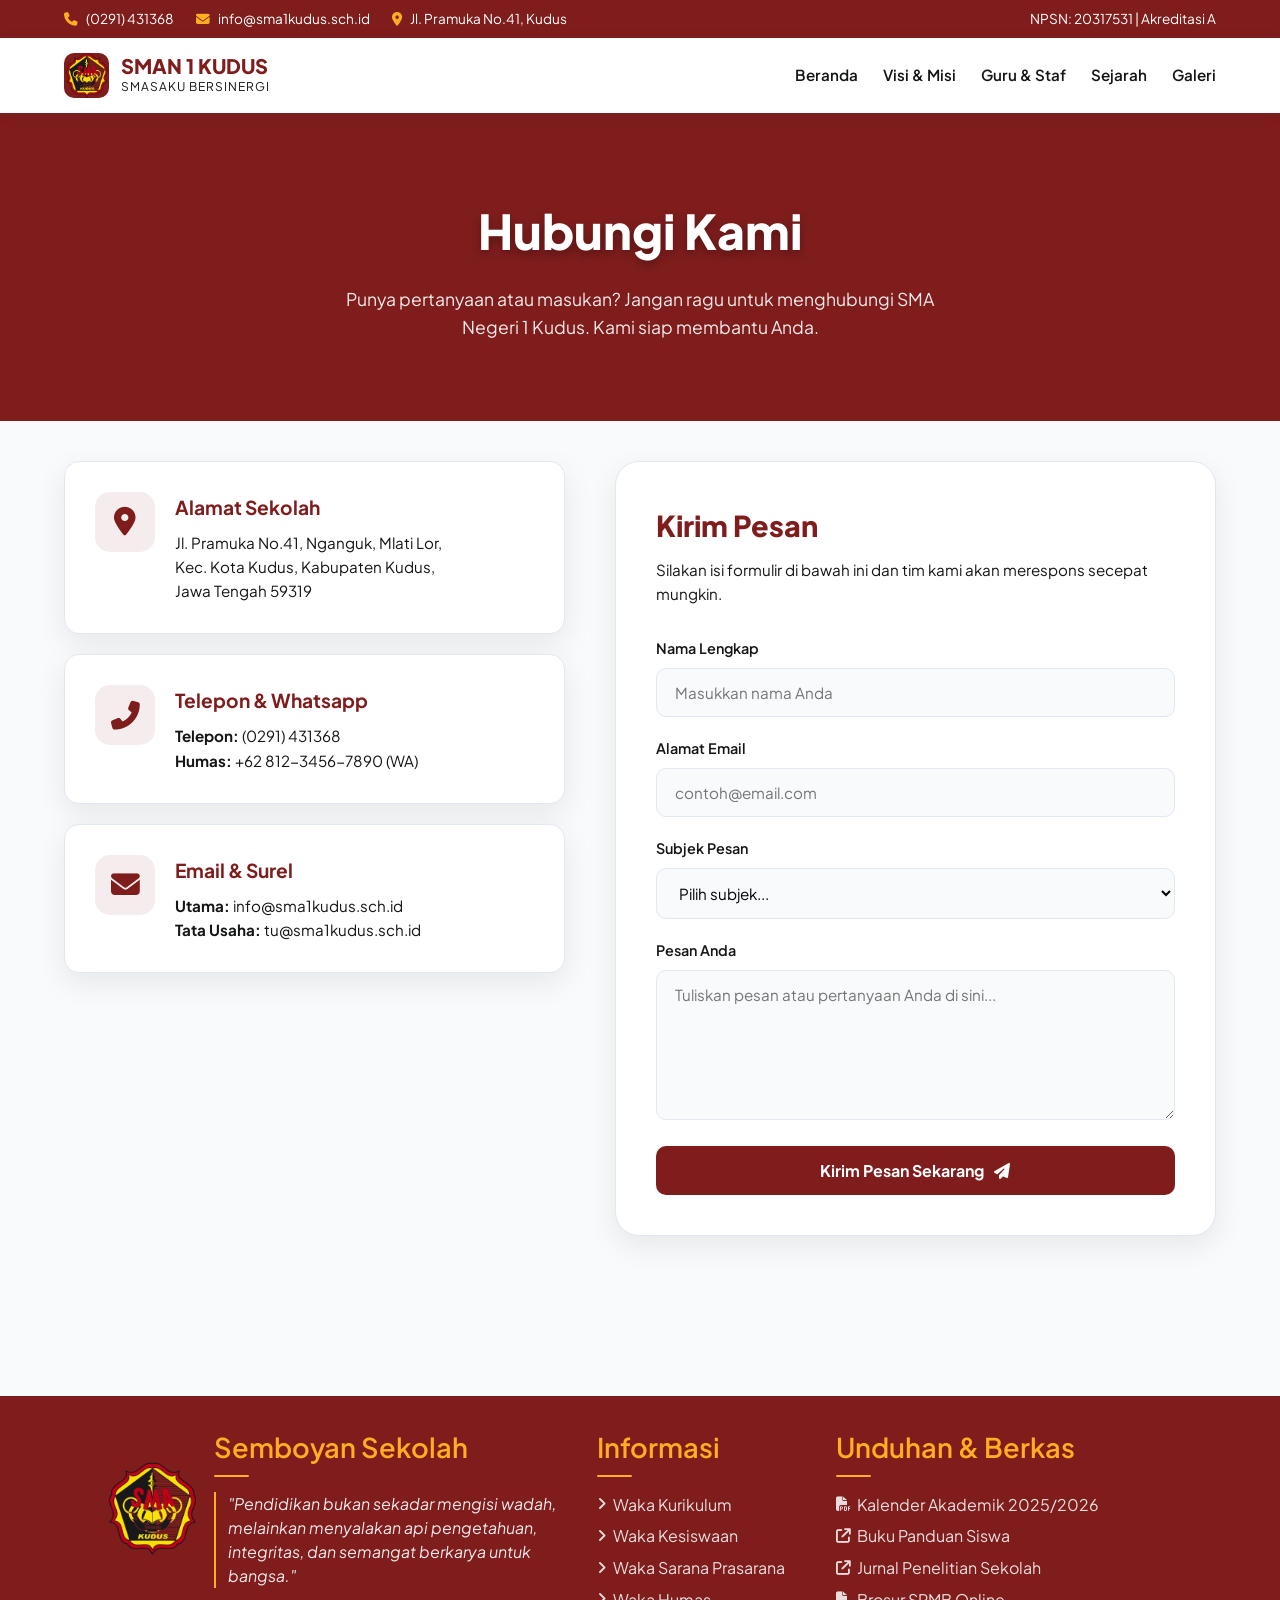
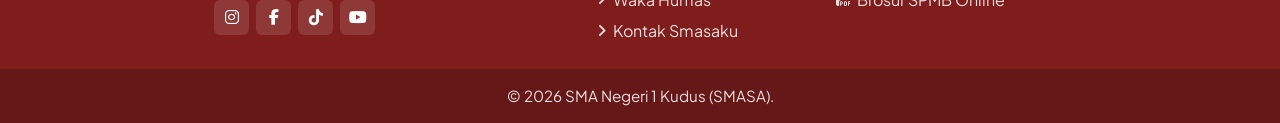
<file: waka/kontak.html>
<!doctype html>
<html lang="id">
  <head>
    <meta charset="UTF-8" />
    <meta
      name="viewport"
      content="width=device-width, initial-scale=1.0"
    />
    <title>Kontak Kami - SMA Negeri 1 Kudus</title>
    <!-- Google Fonts & FontAwesome Icons -->
    <link
      href="https://fonts.googleapis.com/css2?family=Plus+Jakarta+Sans:wght@300;400;500;600;700;800&display=swap"
      rel="stylesheet"
    />
    <link
      rel="stylesheet"
      href="https://cdnjs.cloudflare.com/ajax/libs/font-awesome/6.4.0/css/all.min.css"
    />

    <style>
      @import url('https://fonts.googleapis.com/css2?family=Plus+Jakarta+Sans:wght@400;500;600;700;800&display=swap');

      * {
          margin: 0;
          padding: 0;
          box-sizing: border-box;
          font-family: 'Plus Jakarta Sans', sans-serif;
          scroll-behavior: smooth;
      }

      :root {
          --primary-color: #7f1d1d; /* Deep Red */
          --secondary-color: #b91c1c; /* Royal Red */
          --accent-color: #ffae21; /* Gold Accent */
          --accent-hover: #d97706;
          --text-muted: #141517;
          --bg-light: #f8fafc;
          --white: #ffffff;
          --border-color: #e2e8f0;
          --shadow: 0 10px 30px rgba(0, 0, 0, 0.08);
          --transition: all 0.3s ease;
      }

      html {
          -webkit-text-size-adjust: 100%;
      }

      body {
          background-color: var(--bg-light);
          color: var(--text-muted);
          line-height: 1.6;
          overflow-x: hidden;
      }

      img {
          max-width: 100%;
          height: auto;
      }

      a {
          text-decoration: none;
          color: inherit;
      }

      ul {
          list-style: none;
      }

      /* HEADER & NAVBAR */
      header {
          position: sticky;
          top: 0;
          background: rgba(255, 255, 255, 0.95);
          backdrop-filter: blur(10px);
          box-shadow: 0 2px 15px rgba(0, 0, 0, 0.05);
          z-index: 1000;
      }

      .top-bar {
          background-color: var(--primary-color);
          color: var(--white);
          padding: 8px 5%;
          font-size: 0.85rem;
          display: flex;
          justify-content: space-between;
          align-items: center;
          gap: 10px;
      }

      .top-info span {
          margin-right: 20px;
      }

      .top-info i {
          color: var(--accent-color);
          margin-right: 6px;
      }

      .navbar {
          display: flex;
          justify-content: space-between;
          align-items: center;
          padding: 15px 5%;
          max-width: 1300px;
          margin: 0 auto;
      }

      .logo {
          display: flex;
          align-items: center;
          gap: 12px;
      }

      .logo-icon {
          width: 45px;
          height: 45px;
          background: var(--primary-color);
          color: var(--accent-color);
          border-radius: 10px;
          display: flex;
          align-items: center;
          justify-content: center;
          font-size: 1.5rem;
          font-weight: 800;
          flex-shrink: 0;
      }

      .logo-icon img {
          width: 100%;
          height: 100%;
          object-fit: contain;
          border-radius: 10px;
      }

      .logo-text h1 {
          font-size: 1.25rem;
          font-weight: 800;
          color: var(--primary-color);
          line-height: 1.1;
      }

      .logo-text p {
          font-size: 0.75rem;
          color: var(--text-muted);
          letter-spacing: 1px;
      }

      .nav-links {
          display: flex;
          gap: 25px;
          align-items: center;
      }

      .nav-links a {
          font-weight: 600;
          font-size: 0.95rem;
          color: var(--text-muted);
          transition: var(--transition);
          position: relative;
      }

      .nav-links a:hover,
      .nav-links a.active {
          color: var(--accent-color);
      }

      .nav-links a::after {
          content: '';
          position: absolute;
          width: 0;
          height: 2px;
          bottom: -5px;
          left: 0;
          background-color: var(--accent-color);
          transition: var(--transition);
      }

      .nav-links a:hover::after,
      .nav-links a.active::after {
          width: 100%;
      }

      /* TOMBOL HAMBURGER */
      .menu-toggle {
          display: none;
          width: 44px;
          height: 44px;
          border: none;
          border-radius: 10px;
          background: var(--primary-color);
          color: var(--accent-color);
          font-size: 1.3rem;
          cursor: pointer;
          align-items: center;
          justify-content: center;
          transition: var(--transition);
      }

      .menu-toggle:hover {
          background: var(--secondary-color);
      }

      /* ==================== COMMON LAYOUT ==================== */
      section {
        padding: 80px 5%;
        max-width: 1300px;
        margin: 0 auto;
      }

      .section-title {
        text-align: center;
        margin-bottom: 50px;
      }

      .section-title span {
        color: var(--accent-color);
        font-weight: 700;
        text-transform: uppercase;
        font-size: 0.85rem;
        letter-spacing: 2px;
        display: block;
        margin-bottom: 5px;
      }

      .section-title h2 {
        font-size: 2.2rem;
        color: var(--primary-color);
        font-weight: 800;
      }

      /* ==================== PAGE HEADER ==================== */
      .page-header {
        background: var(--primary-color);
        padding: 80px 5%;
        text-align: center;
        color: var(--white);
      }

      .page-header h1 {
        font-size: 3rem;
        font-weight: 800;
        margin-bottom: 15px;
        text-shadow: 0 4px 10px rgba(0, 0, 0, 0.3);
      }

      .page-header p {
        font-size: 1.1rem;
        max-width: 600px;
        margin: 0 auto;
        opacity: 0.9;
      }

      /* ==================== CONTACT SECTION ==================== */
      .contact-wrapper {
        display: grid;
        grid-template-columns: 1fr 1.2fr;
        gap: 50px;
        margin-top: -40px;
      }

      .contact-info-cards {
        display: flex;
        flex-direction: column;
        gap: 20px;
      }

      .info-card {
        background: var(--white);
        border-radius: 15px;
        padding: 30px;
        display: flex;
        align-items: flex-start;
        gap: 20px;
        box-shadow: var(--shadow);
        border: 1px solid var(--border-color);
        transition: var(--transition);
      }

      .info-card:hover {
        transform: translateY(-5px);
        border-color: var(--accent-color);
      }

      .info-icon-large {
        width: 60px;
        height: 60px;
        background: rgba(127, 29, 29, 0.08);
        color: var(--primary-color);
        border-radius: 15px;
        display: flex;
        align-items: center;
        justify-content: center;
        font-size: 1.8rem;
        flex-shrink: 0;
      }

      .info-card-text h4 {
        font-size: 1.2rem;
        color: var(--primary-color);
        margin-bottom: 8px;
        font-weight: 700;
      }

      .info-card-text p {
        color: var(--text-muted);
        font-size: 0.95rem;
        line-height: 1.6;
      }

      /* FORM STYLE */
      .contact-form-container {
        background: var(--white);
        border-radius: 24px;
        padding: 40px;
        box-shadow: var(--shadow);
        border: 1px solid var(--border-color);
      }

      .contact-form-container h3 {
        font-size: 1.8rem;
        color: var(--primary-color);
        margin-bottom: 10px;
        font-weight: 800;
      }

      .contact-form-container > p {
        color: var(--text-muted);
        margin-bottom: 30px;
        font-size: 0.95rem;
      }

      .form-group {
        margin-bottom: 20px;
      }

      .form-group label {
        display: block;
        margin-bottom: 8px;
        font-weight: 600;
        color: var(--text-muted);
        font-size: 0.9rem;
      }

      .form-control {
        width: 100%;
        padding: 14px 18px;
        border: 1px solid var(--border-color);
        border-radius: 10px;
        font-size: 0.95rem;
        transition: var(--transition);
        background: var(--bg-light);
      }

      .form-control:focus {
        outline: none;
        border-color: var(--primary-color);
        background: var(--white);
        box-shadow: 0 0 0 3px rgba(127, 29, 29, 0.1);
      }

      textarea.form-control {
        resize: vertical;
        min-height: 150px;
      }

      .btn-submit {
        background: var(--primary-color);
        color: var(--white);
        padding: 14px 30px;
        border: none;
        border-radius: 10px;
        font-weight: 700;
        font-size: 1rem;
        cursor: pointer;
        width: 100%;
        transition: var(--transition);
        display: flex;
        align-items: center;
        justify-content: center;
        gap: 10px;
      }

      .btn-submit:hover {
        background: var(--secondary-color);
        transform: translateY(-2px);
        box-shadow: 0 10px 20px rgba(127, 29, 29, 0.2);
      }

      /* FOOTER */
      footer {
          background: var(--primary-color);
          color: var(--white);
          margin-top: 80px;
          padding-top: 30px;
      }

      .footer-content {
          max-width: 1200px;
          margin: 0 auto;
          padding: 0 5% 25px;
          display: grid;
          grid-template-columns: 1.6fr 0.7fr 1.2fr;
          gap: 40px;
      }

      .footer-col {
          min-width: 0;
      }

      .footer-col h4 {
          color: var(--accent-color);
          font-size: 1.7rem;
          font-weight: 600;
          margin-bottom: 15px;
          position: relative;
          padding-bottom: 7px;
      }

      .footer-col h4::after {
          content: '';
          position: absolute;
          bottom: 0;
          left: 0;
          width: 35px;
          height: 2px;
          background: var(--accent-color);
          border-radius: 2px;
      }

      .footer-brand {
          display: flex;
          align-items: flex-start;
          gap: 15px;
      }

      .footer-logo {
          flex-shrink: 0;
          width: 95px;
          margin-top: 35px;
      }

      .footer-logo img {
          width: 100%;
          height: auto;
          object-fit: contain;
      }

      .footer-brand-content {
          flex: 1;
          min-width: 0;
      }

      .footer-quote {
          font-style: italic;
          color: rgba(255, 255, 255, 0.9);
          font-size: 1rem;
          line-height: 1.5;
          border-left: 2px solid var(--accent-color);
          padding-left: 12px;
          margin-bottom: 12px;
      }

      .footer-socials {
          display: flex;
          gap: 7px;
      }

      .footer-socials a {
          width: 35px;
          height: 35px;
          background: rgba(255, 255, 255, 0.12);
          color: var(--white);
          border-radius: 6px;
          display: flex;
          align-items: center;
          justify-content: center;
          font-size: 1rem;
          transition: var(--transition);
      }

      .footer-socials a:hover {
          background: var(--accent-color);
          color: var(--primary-color);
          transform: translateY(-3px);
      }

      .footer-links-list {
          display: flex;
          flex-direction: column;
          gap: 6px;
      }

      .footer-links-list a {
          display: inline-flex;
          align-items: center;
          gap: 7px;
          color: rgba(255, 255, 255, 0.85);
          font-size: 1rem;
          transition: var(--transition);
      }

      .footer-links-list a i {
          font-size: 0.9rem;
      }

      .footer-links-list a:hover {
          color: var(--accent-color);
          transform: translateX(4px);
      }

      .footer-bottom {
          background: rgba(0, 0, 0, 0.2);
          text-align: center;
          padding: 15px;
          color: rgba(255, 255, 255, 0.85);
          font-size: 0.95rem;
      }

      .footer-bottom p {
          margin: 0;
      }

      /* ==================== RESPONSIVE ==================== */
      @media (max-width: 992px) {
          .top-info span {
              margin-right: 12px;
          }
          .nav-links {
              gap: 16px;
          }
          .nav-links a {
              font-size: 0.88rem;
          }
          .contact-wrapper {
              grid-template-columns: 1fr;
          }
          .footer-content {
              grid-template-columns: 1.5fr 1fr;
              gap: 30px;
          }
          .footer-brand {
              grid-column: 1 / -1;
          }
          .footer-logo {
              width: 65px;
              margin-top: 30px;
          }
      }

      /* Mobile: menu hamburger */
      @media (max-width: 768px) {
          .top-bar {
              display: none;
          }

          .navbar {
              padding: 12px 5%;
          }

          .menu-toggle {
              display: flex;
          }

          .nav-links {
              display: none;
              position: absolute;
              top: 100%;
              left: 0;
              right: 0;
              flex-direction: column;
              align-items: stretch;
              gap: 0;
              background: var(--white);
              padding: 10px 5% 20px;
              border-top: 1px solid var(--border-color);
              box-shadow: 0 15px 25px rgba(0, 0, 0, 0.1);
              max-height: calc(100vh - 70px);
              overflow-y: auto;
          }

          .nav-links.open {
              display: flex;
          }

          .nav-links li {
              border-bottom: 1px solid var(--border-color);
          }

          .nav-links li:last-child {
              border-bottom: none;
              margin-top: 5px;
          }

          .nav-links a {
              display: block;
              text-align: center;
              padding: 12px 20px;
              font-size: 1rem;
          }

          .nav-links a::after {
              display: none;
          }

          section {
              padding: 60px 5%;
          }

          .section-title {
              margin-bottom: 35px;
          }

          .section-title h2 {
              font-size: 1.7rem;
          }

          .page-header h1 {
              font-size: 2.2rem;
          }

          .contact-form-container {
              padding: 25px;
          }

          footer {
              margin-top: 40px;
              padding-top: 30px;
          }

          .footer-content {
              grid-template-columns: 1fr;
              gap: 25px;
              padding: 0 6% 25px;
          }

          .footer-brand {
              grid-column: auto;
              gap: 12px;
          }

          .footer-logo {
              width: 50px;
              margin-top: 30px;
          }

          .footer-col h4 {
              font-size: 1.2rem;
          }

          .footer-quote {
              font-size: 0.85rem;
              line-height: 1.5;
          }

          .footer-links-list a {
              font-size: 0.9rem;
          }

          .footer-socials a {
              width: 28px;
              height: 28px;
          }

          .footer-bottom {
              font-size: 0.75rem;
              padding: 15px 10px;
          }
      }

      /* HP kecil */
      @media (max-width: 480px) {
          .logo-icon {
              width: 40px;
              height: 40px;
              font-size: 1.25rem;
          }

          .logo-text h1 {
              font-size: 1.05rem;
          }

          .logo-text p {
              font-size: 0.65rem;
              letter-spacing: 0.5px;
          }

          .footer-brand {
              gap: 8px;
          }

          .footer-logo {
              width: 40px;
          }

          .footer-quote {
              font-size: 0.78rem;
          }
      }
    </style>
  </head>
  <body>
    <!-- TOP BAR -->
    <div class="top-bar">
      <div class="top-info">
        <span><i class="fas fa-phone"></i> (0291) 431368</span>
        <span><i class="fas fa-envelope"></i> info@sma1kudus.sch.id</span>
        <span><i class="fas fa-map-marker-alt"></i> Jl. Pramuka No.41, Kudus</span>
      </div>
      <div class="top-social">
        <span>NPSN: 20317531 | Akreditasi A</span>
      </div>
    </div>

    <!-- NAVIGATION -->
    <header>
      <nav class="navbar">
        <div class="logo">
            <div class="logo-icon">
                <img src="../assets/other/logoSMA.png" alt="Logo SMAN 1 Kudus">
            </div>

            <div class="logo-text">
                <h1>SMAN 1 KUDUS</h1>
                <p>SMASAKU BERSINERGI</p>
            </div>
        </div>

        <!-- Tombol hamburger (mobile) -->
        <button class="menu-toggle" id="menuToggle">
          <i class="fas fa-bars"></i>
        </button>

        <ul class="nav-links" id="navLinks">
            <li><a href="../index.html">Beranda</a></li>
            <li><a href="../visi-misi.html">Visi & Misi</a></li>
            <li><a href="../guru-staf.html">Guru & Staf</a></li>
            <li><a href="../sejarah.html">Sejarah</a></li>
            <li><a href="../galeri.html">Galeri</a></li>
        </ul>
      </nav>
    </header>

    <!-- PAGE HEADER -->
    <div class="page-header">
      <h1>Hubungi Kami</h1>
      <p>Punya pertanyaan atau masukan? Jangan ragu untuk menghubungi SMA Negeri 1 Kudus. Kami siap membantu Anda.</p>
    </div>

    <!-- CONTACT SECTION -->
    <section id="kontak-info">
      <div class="contact-wrapper">
        <!-- Informasi Kontak (Kiri) -->
        <div class="contact-info-cards">
          <div class="info-card">
            <div class="info-icon-large"><i class="fas fa-map-marker-alt"></i></div>
            <div class="info-card-text">
              <h4>Alamat Sekolah</h4>
              <p>Jl. Pramuka No.41, Nganguk, Mlati Lor,<br>Kec. Kota Kudus, Kabupaten Kudus,<br>Jawa Tengah 59319</p>
            </div>
          </div>
          
          <div class="info-card">
            <div class="info-icon-large"><i class="fas fa-phone-alt"></i></div>
            <div class="info-card-text">
              <h4>Telepon & Whatsapp</h4>
              <p><b>Telepon:</b> (0291) 431368<br><b>Humas:</b> +62 812-3456-7890 (WA)</p>
            </div>
          </div>

          <div class="info-card">
            <div class="info-icon-large"><i class="fas fa-envelope"></i></div>
            <div class="info-card-text">
              <h4>Email & Surel</h4>
              <p><b>Utama:</b> info@sma1kudus.sch.id<br><b>Tata Usaha:</b> tu@sma1kudus.sch.id</p>
            </div>
          </div>
        </div>

        <!-- Formulir Kontak (Kanan) -->
        <div class="contact-form-container">
          <h3>Kirim Pesan</h3>
          <p>Silakan isi formulir di bawah ini dan tim kami akan merespons secepat mungkin.</p>
          <form action="#" method="POST">
            <div class="form-group">
              <label for="nama">Nama Lengkap</label>
              <input type="text" id="nama" class="form-control" placeholder="Masukkan nama Anda" required>
            </div>
            
            <div class="form-group">
              <label for="email">Alamat Email</label>
              <input type="email" id="email" class="form-control" placeholder="contoh@email.com" required>
            </div>

            <div class="form-group">
              <label for="subjek">Subjek Pesan</label>
              <select id="subjek" class="form-control" required>
                <option value="" disabled selected>Pilih subjek...</option>
                <option value="PPDB">Informasi Pendaftaran (PPDB)</option>
                <option value="Akademik">Informasi Akademik</option>
                <option value="Kerjasama">Kerjasama / Kunjungan</option>
                <option value="Lainnya">Lainnya</option>
              </select>
            </div>

            <div class="form-group">
              <label for="pesan">Pesan Anda</label>
              <textarea id="pesan" class="form-control" placeholder="Tuliskan pesan atau pertanyaan Anda di sini..." required></textarea>
            </div>

            <button type="submit" class="btn-submit">
              Kirim Pesan Sekarang <i class="fas fa-paper-plane"></i>
            </button>
          </form>
        </div>
      </div>
    </section>

    <!-- FOOTER -->
    <footer>
      <div class="footer-content">

        <!-- Kolom 1: Logo, Semboyan & Media Sosial -->
        <div class="footer-col footer-brand">
          <div class="footer-logo">
            <img src="../assets/other/logoSMA.png" alt="Logo SMA Negeri 1 Kudus">
          </div>

          <div class="footer-brand-content">
            <h4>Semboyan Sekolah</h4>

            <p class="footer-quote">
              "Pendidikan bukan sekadar mengisi wadah, melainkan
              menyalakan api pengetahuan, integritas, dan semangat
              berkarya untuk bangsa."
            </p>

            <div class="footer-socials">
              <a href="https://www.instagram.com/sman1kudus?utm_source=ig_web_button_share_sheet&cplk=ZDNlZDc0MzIxNw==" aria-label="Instagram">
                <i class="fab fa-instagram"></i>
              </a>
              <a href="https://www.facebook.com/pages/SMA%201%20Kudus/169882746373431/#" aria-label="Facebook">
                <i class="fab fa-facebook-f"></i>
              </a>
              <a href="https://www.tiktok.com/@sman1kudus?is_from_webapp=1&sender_device=pc" aria-label="TikTok">
                <i class="fab fa-tiktok"></i>
              </a>
              <a href="https://www.youtube.com/@smanegeri1kudus" aria-label="YouTube">
                <i class="fab fa-youtube"></i>
              </a>
            </div>
          </div>
        </div>

        <!-- Kolom 2: Informasi -->
        <div class="footer-col">
          <h4>Informasi</h4>

          <div class="footer-links-list">
            <a href="waka-kurikulum.html">
              <i class="fas fa-angle-right"></i> Waka Kurikulum
            </a>
            <a href="waka-kesiswaan.html">
              <i class="fas fa-angle-right"></i> Waka Kesiswaan
            </a>
            <a href="waka-prasarana.html">
              <i class="fas fa-angle-right"></i> Waka Sarana Prasarana
            </a>
            <a href="waka-humas.html">
              <i class="fas fa-angle-right"></i> Waka Humas
            </a>
            <a href="kontak.html">
              <i class="fas fa-angle-right"></i> Kontak Smasaku
            </a>
          </div>
        </div>

        <!-- Kolom 3: Unduhan -->
        <div class="footer-col">
          <h4>Unduhan & Berkas</h4>

          <div class="footer-links-list">
            <a href="assets/pdf/KALDIK-PROV-JATENG-2026-2027.pdf">
              <i class="fas fa-file-pdf"></i> Kalender Akademik 2025/2026
            </a>
            <a href="https://sma.kemendikdasmen.go.id/digihub/ebook">
              <i class="fa-solid fa-arrow-up-right-from-square"></i> Buku Panduan Siswa
            </a>
            <a href="https://journal.unpas.ac.id/index.php/pendas/article/view/67299/38679">
              <i class="fa-solid fa-arrow-up-right-from-square"></i> Jurnal Penelitian Sekolah
            </a>
            <a href="assets/pdf/JUKOP-SPMB-SMAN-SMKN-SLBN-Jateng-2026-.pdf">
              <i class="fas fa-file-pdf"></i> Brosur SPMB Online
            </a>
          </div>
        </div>

      </div>

      <div class="footer-bottom">
        <p>&copy; 2026 SMA Negeri 1 Kudus (SMASA).</p>
      </div>
    </footer>

    <!-- SCRIPT MOBILE TOGGLE -->
    <script>
      const toggle = document.getElementById("menuToggle");
      const menu = document.getElementById("navLinks");
      const icon = toggle.querySelector("i");

      toggle.addEventListener("click", function () {
        menu.classList.toggle("open");

        if (menu.classList.contains("open")) {
          icon.className = "fas fa-times";
        } else {
          icon.className = "fas fa-bars";
        }
      });
    </script>
  </body>
</html>
</file>
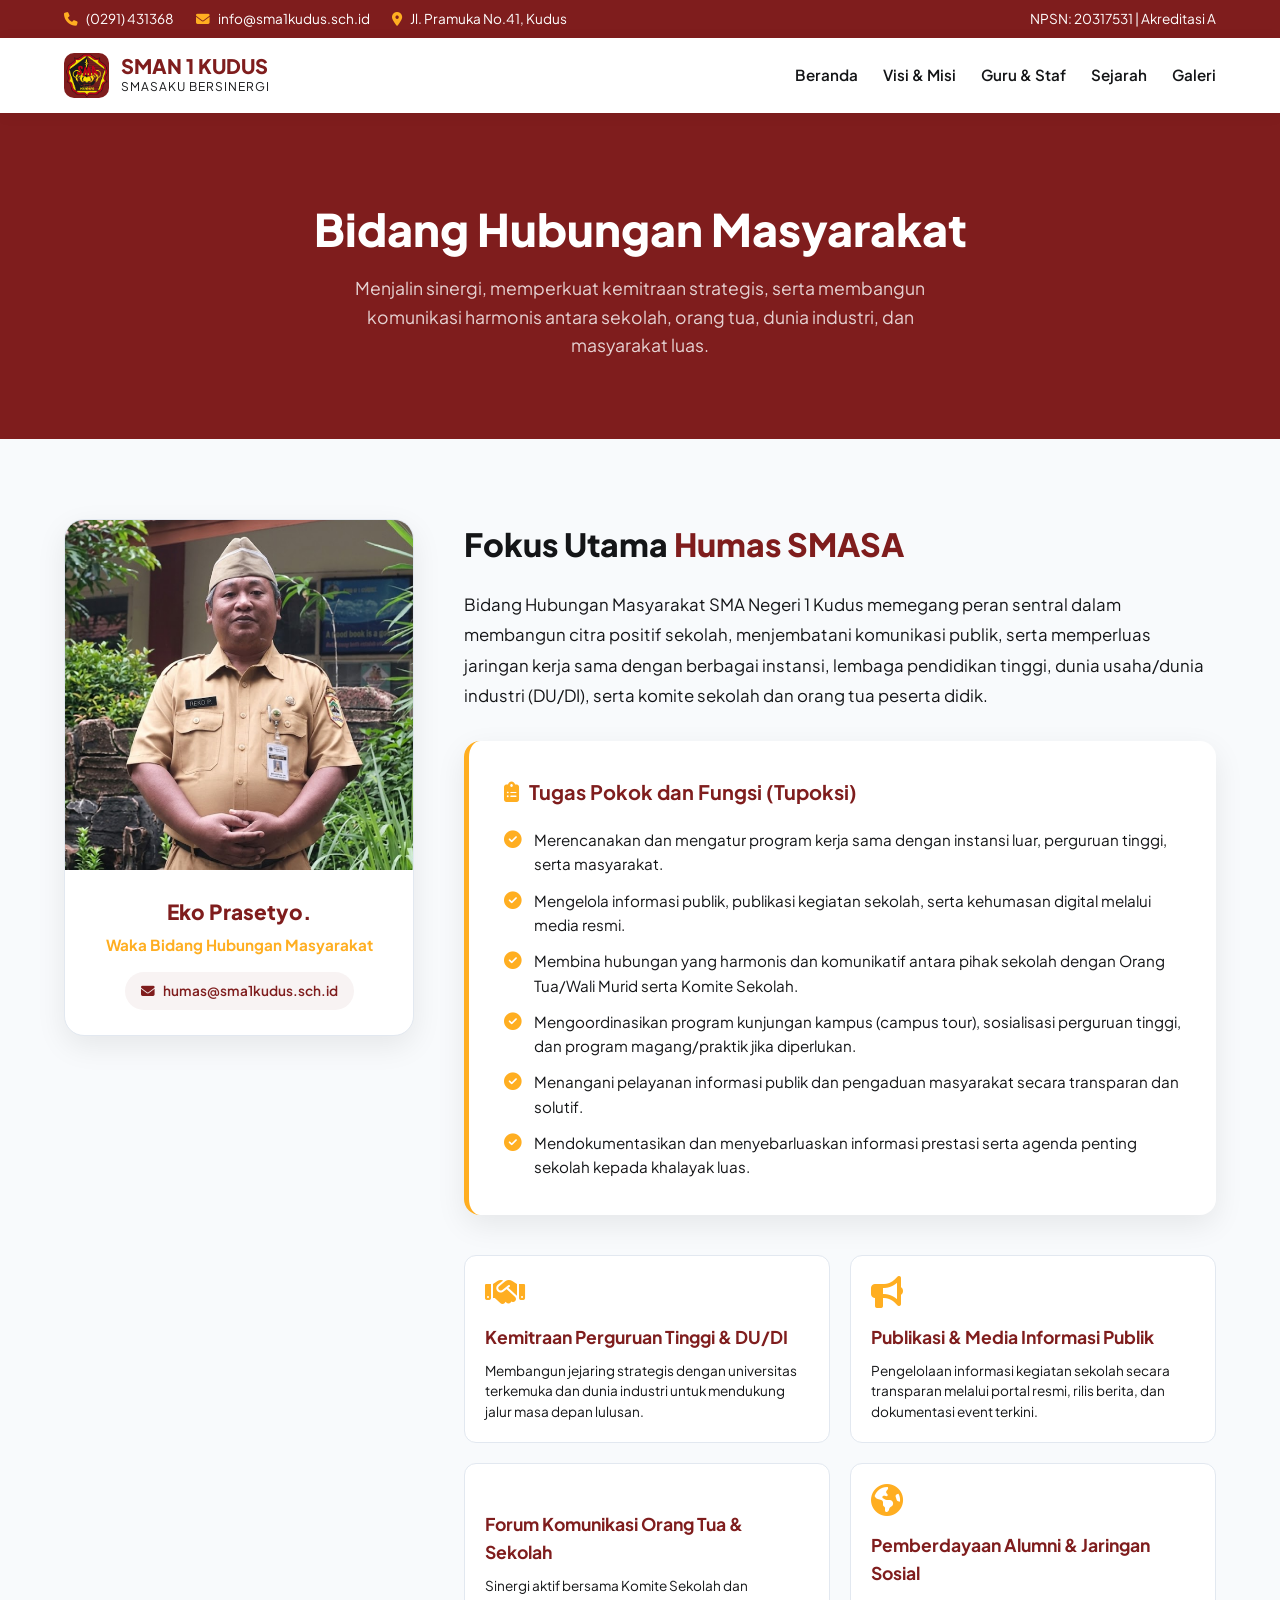
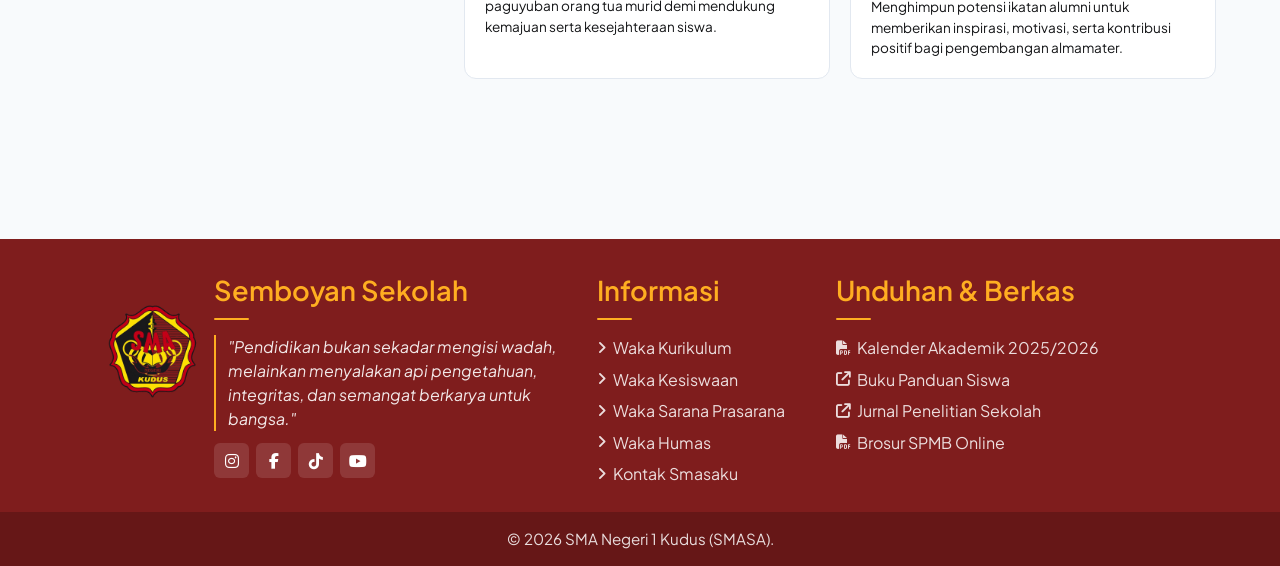
<file: waka/waka-humas.html>
<!doctype html>
<html lang="id">
  <head>
    <meta charset="UTF-8" />
    <meta name="viewport" content="width=device-width, initial-scale=1.0" />
    <title>Waka Kurikulum - SMA Negeri 1 Kudus</title>
    <!-- Google Fonts & FontAwesome Icons -->
    <link href="https://fonts.googleapis.com/css2?family=Plus+Jakarta+Sans:wght@300;400;500;600;700;800&display=swap" rel="stylesheet" />
    <link rel="stylesheet" href="https://cdnjs.cloudflare.com/ajax/libs/font-awesome/6.4.0/css/all.min.css" />
    <link rel="stylesheet" href="../css/waka.css" />
  </head>
  <body>
    <!-- TOP BAR -->
    <div class="top-bar">
      <div class="top-info">
        <span><i class="fas fa-phone"></i> (0291) 431368</span>
        <span><i class="fas fa-envelope"></i> info@sma1kudus.sch.id</span>
        <span><i class="fas fa-map-marker-alt"></i> Jl. Pramuka No.41, Kudus</span>
      </div>
      <div class="top-social">
        <span>NPSN: 20317531 | Akreditasi A</span>
      </div>
    </div>

    <!-- NAVIGATION -->
    <header>
      <nav class="navbar">
        <div class="logo">
            <div class="logo-icon">
                <img src="../assets/other/logoSMA.png" alt="Logo SMAN 1 Kudus">
            </div>

            <div class="logo-text">
                <h1>SMAN 1 KUDUS</h1>
                <p>SMASAKU BERSINERGI</p>
            </div>
        </div>

        <!-- Tombol hamburger (mobile) -->
        <button class="menu-toggle" id="menuToggle">
          <i class="fas fa-bars"></i>
        </button>

        <ul class="nav-links" id="navLinks">
            <li><a href="../index.html">Beranda</a></li>
            <li><a href="../visi-misi.html">Visi & Misi</a></li>
            <li><a href="../guru-staf.html">Guru & Staf</a></li>
            <li><a href="../sejarah.html">Sejarah</a></li>
            <li><a href="../galeri.html">Galeri</a></li>
        </ul>
      </nav>
    </header>

    <!-- PAGE HEADER -->
    <div class="page-header">
      <h1>Bidang Hubungan Masyarakat</h1>
      <p>Menjalin sinergi, memperkuat kemitraan strategis, serta membangun komunikasi harmonis antara sekolah, orang tua, dunia industri, dan masyarakat luas.</p>
    </div>

    <!-- MAIN CONTENT -->
    <section>
      <div class="waka-wrapper">
        
        <!-- Kolom Kiri: Profil Waka -->
        <aside>
          <div class="profile-card">
            <div class="profile-img-container">
              <img src="../assets/guru-staff/wahum.png" alt="Wakil Kepala Sekolah Bidang Humas" />
            </div>
            <div class="profile-info">
              <h3>Eko Prasetyo.</h3>
              <p>Waka Bidang Hubungan Masyarakat</p>
              <div class="contact-badge">
                <i class="fas fa-envelope"></i> humas@sma1kudus.sch.id
              </div>
            </div>
          </div>
        </aside>

        <!-- Kolom Kanan: Deskripsi & Tugas Pokok -->
        <div class="content-details">
          <h2>Fokus Utama <span class="highlight">Humas SMASA</span></h2>
          <p>
            Bidang Hubungan Masyarakat SMA Negeri 1 Kudus memegang peran sentral dalam membangun citra positif sekolah, menjembatani komunikasi publik, serta memperluas jaringan kerja sama dengan berbagai instansi, lembaga pendidikan tinggi, dunia usaha/dunia industri (DU/DI), serta komite sekolah dan orang tua peserta didik.
          </p>

          <div class="duties-box">
            <h4><i class="fas fa-clipboard-list"></i> Tugas Pokok dan Fungsi (Tupoksi)</h4>
            <ul class="duties-list">
              <li><i class="fas fa-check-circle"></i> Merencanakan dan mengatur program kerja sama dengan instansi luar, perguruan tinggi, serta masyarakat.</li>
              <li><i class="fas fa-check-circle"></i> Mengelola informasi publik, publikasi kegiatan sekolah, serta kehumasan digital melalui media resmi.</li>
              <li><i class="fas fa-check-circle"></i> Membina hubungan yang harmonis dan komunikatif antara pihak sekolah dengan Orang Tua/Wali Murid serta Komite Sekolah.</li>
              <li><i class="fas fa-check-circle"></i> Mengoordinasikan program kunjungan kampus (campus tour), sosialisasi perguruan tinggi, dan program magang/praktik jika diperlukan.</li>
              <li><i class="fas fa-check-circle"></i> Menangani pelayanan informasi publik dan pengaduan masyarakat secara transparan dan solutif.</li>
              <li><i class="fas fa-check-circle"></i> Mendokumentasikan dan menyebarluaskan informasi prestasi serta agenda penting sekolah kepada khalayak luas.</li>
            </ul>
          </div>

          <!-- Program Unggulan Grid -->
          <div class="programs-grid">
            <div class="program-card">
              <i class="fas fa-handshake"></i>
              <h5>Kemitraan Perguruan Tinggi & DU/DI</h5>
              <p>Membangun jejaring strategis dengan universitas terkemuka dan dunia industri untuk mendukung jalur masa depan lulusan.</p>
            </div>
            <div class="program-card">
              <i class="fas fa-bullhorn"></i>
              <h5>Publikasi & Media Informasi Publik</h5>
              <p>Pengelolaan informasi kegiatan sekolah secara transparan melalui portal resmi, rilis berita, dan dokumentasi event terkini.</p>
            </div>
            <div class="program-card">
              <i class="fas fa-users-class"></i>
              <h5>Forum Komunikasi Orang Tua & Sekolah</h5>
              <p>Sinergi aktif bersama Komite Sekolah dan paguyuban orang tua murid demi mendukung kemajuan serta kesejahteraan siswa.</p>
            </div>
            <div class="program-card">
              <i class="fas fa-globe-americas"></i>
              <h5>Pemberdayaan Alumni & Jaringan Sosial</h5>
              <p>Menghimpun potensi ikatan alumni untuk memberikan inspirasi, motivasi, serta kontribusi positif bagi pengembangan almamater.</p>
            </div>
          </div>
        </div>

      </div>
    </section>

    <!-- FOOTER -->
    <footer>
      <div class="footer-content">

        <!-- Kolom 1: Logo, Semboyan & Media Sosial -->
        <div class="footer-col footer-brand">
          <div class="footer-logo">
            <img src="../assets/other/logoSMA.png" alt="Logo SMA Negeri 1 Kudus">
          </div>

          <div class="footer-brand-content">
            <h4>Semboyan Sekolah</h4>
            <p class="footer-quote">
              "Pendidikan bukan sekadar mengisi wadah, melainkan
              menyalakan api pengetahuan, integritas, dan semangat
              berkarya untuk bangsa."
            </p>

            <div class="footer-socials">
              <a href="https://www.instagram.com/sman1kudus?utm_source=ig_web_button_share_sheet&cplk=ZDNlZDc0MzIxNw==" aria-label="Instagram">
                <i class="fab fa-instagram"></i>
              </a>
              <a href="https://www.facebook.com/pages/SMA%201%20Kudus/169882746373431/#" aria-label="Facebook">
                <i class="fab fa-facebook-f"></i>
              </a>
              <a href="https://www.tiktok.com/@sman1kudus?is_from_webapp=1&sender_device=pc" aria-label="TikTok">
                <i class="fab fa-tiktok"></i>
              </a>
              <a href="https://www.youtube.com/@smanegeri1kudus" aria-label="YouTube">
                <i class="fab fa-youtube"></i>
              </a>
            </div>
          </div>
        </div>

        <!-- Kolom 2: Informasi -->
        <div class="footer-col">
          <h4>Informasi</h4>
          <div class="footer-links-list">
            <a href="waka-kurikulum.html">
              <i class="fas fa-angle-right"></i> Waka Kurikulum
            </a>
            <a href="waka-kesiswaan.html">
              <i class="fas fa-angle-right"></i> Waka Kesiswaan
            </a>
            <a href="waka-prasarana.html">
              <i class="fas fa-angle-right"></i> Waka Sarana Prasarana
            </a>
            <a href="waka-humas.html">
              <i class="fas fa-angle-right"></i> Waka Humas
            </a>
            <a href="kontak.html">
              <i class="fas fa-angle-right"></i> Kontak Smasaku
            </a>
          </div>
        </div>

        <!-- Kolom 3: Unduhan -->
        <div class="footer-col">
          <h4>Unduhan & Berkas</h4>
          <div class="footer-links-list">
            <a href="assets/pdf/KALDIK-PROV-JATENG-2026-2027.pdf">
              <i class="fas fa-file-pdf"></i> Kalender Akademik 2025/2026
            </a>
            <a href="https://sma.kemendikdasmen.go.id/digihub/ebook">
              <i class="fa-solid fa-arrow-up-right-from-square"></i> Buku Panduan Siswa
            </a>
            <a href="https://journal.unpas.ac.id/index.php/pendas/article/view/67299/38679">
              <i class="fa-solid fa-arrow-up-right-from-square"></i> Jurnal Penelitian Sekolah
            </a>
            <a href="assets/pdf/JUKOP-SPMB-SMAN-SMKN-SLBN-Jateng-2026-.pdf">
              <i class="fas fa-file-pdf"></i> Brosur SPMB Online
            </a>
          </div>
        </div>

      </div>

      <div class="footer-bottom">
        <p>&copy; 2026 SMA Negeri 1 Kudus (SMASA).</p>
      </div>
    </footer>

    <!-- SCRIPT UNTUK MENU TOGGLE MOBILE -->
    <script src="../js/script.js"></script>
  </body>
</html>
</file>
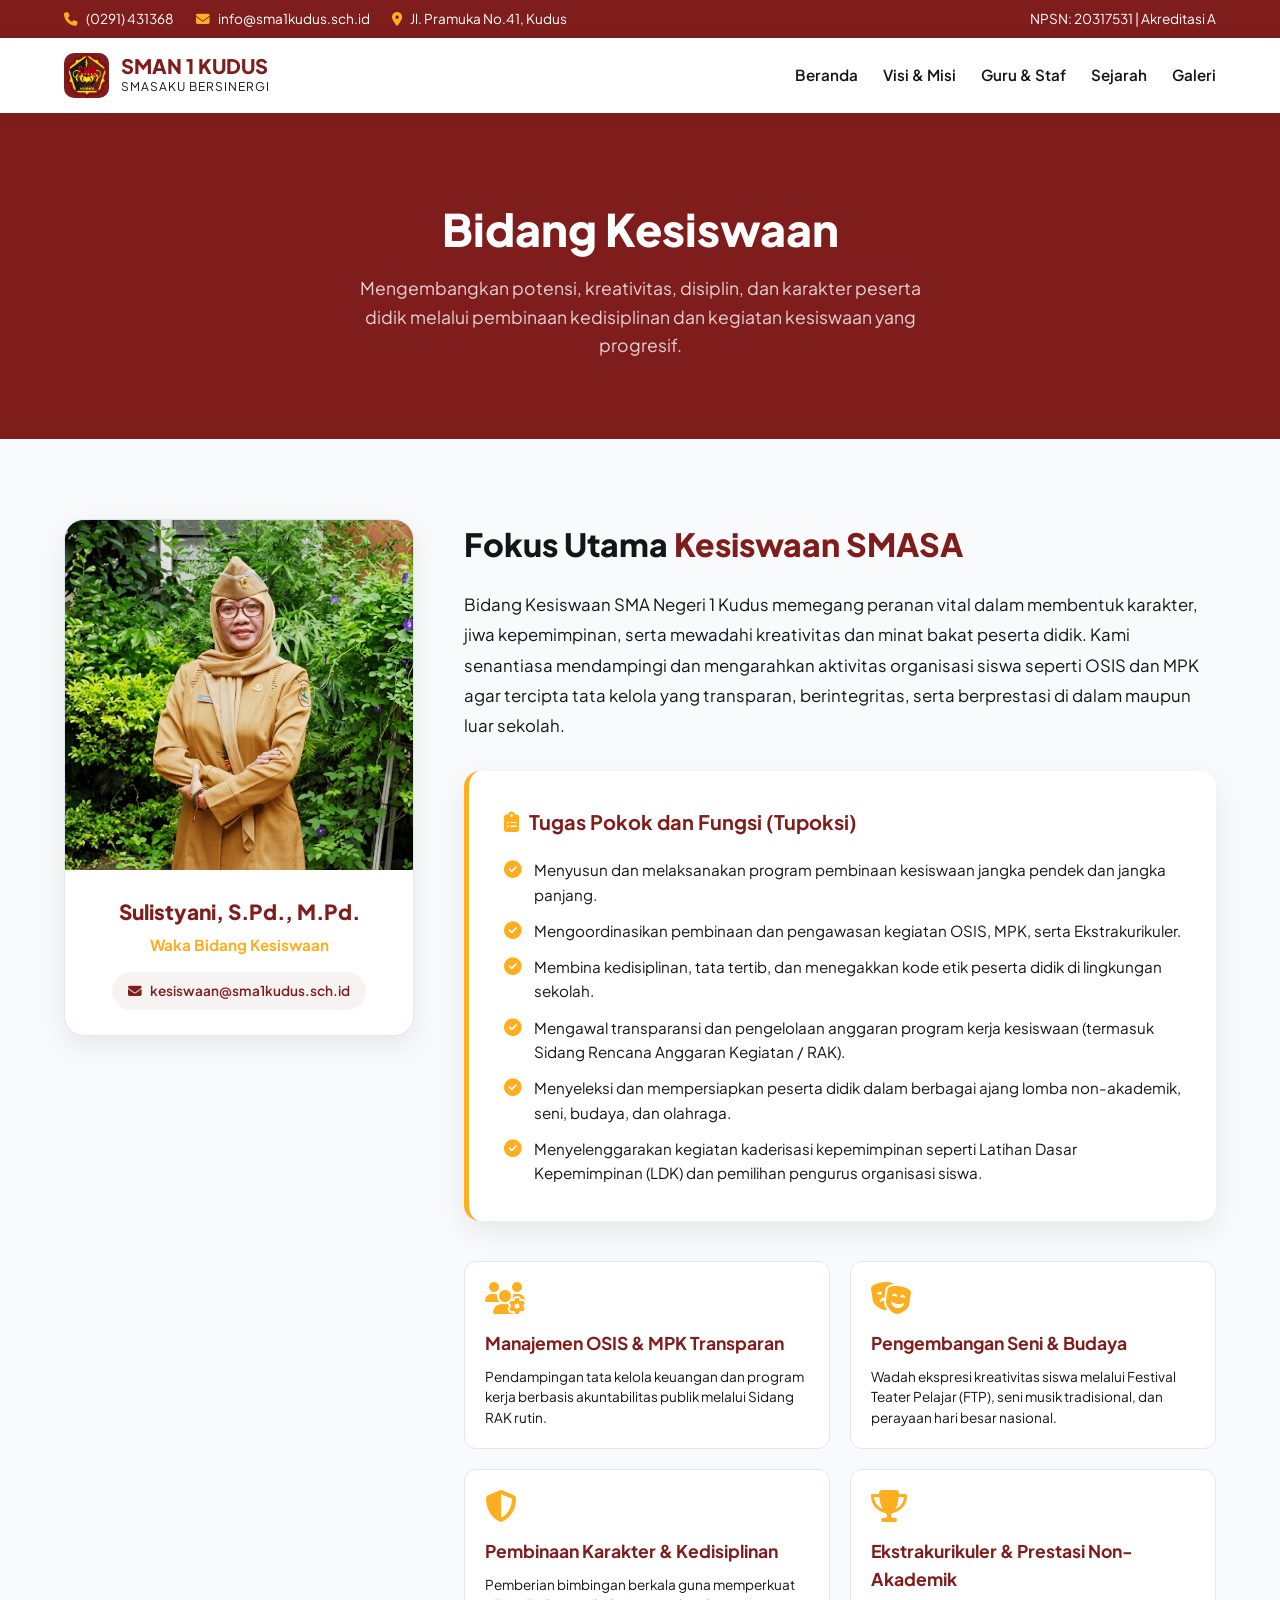
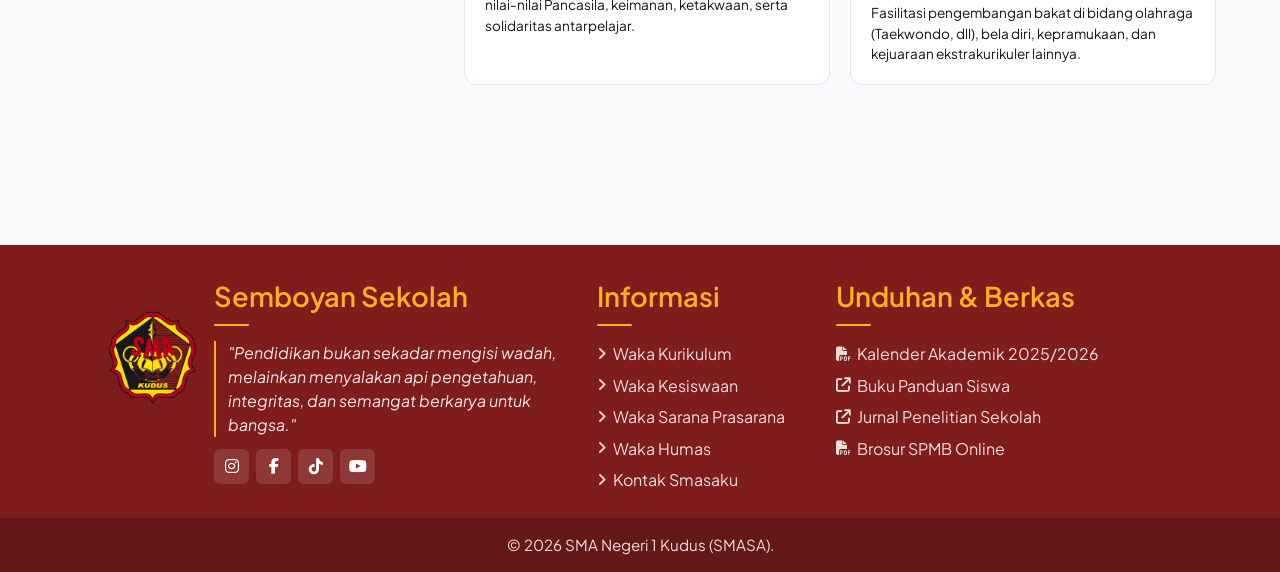
<file: waka/waka-kesiswaan.html>
<!doctype html>
<html lang="id">
  <head>
    <meta charset="UTF-8" />
    <meta name="viewport" content="width=device-width, initial-scale=1.0" />
    <title>Waka Kurikulum - SMA Negeri 1 Kudus</title>
    <!-- Google Fonts & FontAwesome Icons -->
    <link href="https://fonts.googleapis.com/css2?family=Plus+Jakarta+Sans:wght@300;400;500;600;700;800&display=swap" rel="stylesheet" />
    <link rel="stylesheet" href="https://cdnjs.cloudflare.com/ajax/libs/font-awesome/6.4.0/css/all.min.css" />
    <link rel="stylesheet" href="../css/waka.css" />
  </head>
  <body>
    <!-- TOP BAR -->
    <div class="top-bar">
      <div class="top-info">
        <span><i class="fas fa-phone"></i> (0291) 431368</span>
        <span><i class="fas fa-envelope"></i> info@sma1kudus.sch.id</span>
        <span><i class="fas fa-map-marker-alt"></i> Jl. Pramuka No.41, Kudus</span>
      </div>
      <div class="top-social">
        <span>NPSN: 20317531 | Akreditasi A</span>
      </div>
    </div>

    <!-- NAVIGATION -->
    <header>
      <nav class="navbar">
        <div class="logo">
            <div class="logo-icon">
                <img src="../assets/other/logoSMA.png" alt="Logo SMAN 1 Kudus">
            </div>

            <div class="logo-text">
                <h1>SMAN 1 KUDUS</h1>
                <p>SMASAKU BERSINERGI</p>
            </div>
        </div>

        <!-- Tombol hamburger (mobile) -->
        <button class="menu-toggle" id="menuToggle">
          <i class="fas fa-bars"></i>
        </button>

        <ul class="nav-links" id="navLinks">
            <li><a href="../index.html">Beranda</a></li>
            <li><a href="../visi-misi.html">Visi & Misi</a></li>
            <li><a href="../guru-staf.html">Guru & Staf</a></li>
            <li><a href="../sejarah.html">Sejarah</a></li>
            <li><a href="../galeri.html">Galeri</a></li>
        </ul>
      </nav>
    </header>

    <!-- PAGE HEADER -->
    <div class="page-header">
      <h1>Bidang Kesiswaan</h1>
      <p>Mengembangkan potensi, kreativitas, disiplin, dan karakter peserta didik melalui pembinaan kedisiplinan dan kegiatan kesiswaan yang progresif.</p>
    </div>

    <!-- MAIN CONTENT -->
    <section>
      <div class="waka-wrapper">
        
        <!-- Kolom Kiri: Profil Waka -->
        <aside>
          <div class="profile-card">
            <div class="profile-img-container">
              <img src="../assets/guru-staff/wakes.png" alt="Wakil Kepala Sekolah Bidang Kesiswaan" />
            </div>
            <div class="profile-info">
              <h3>Sulistyani, S.Pd., M.Pd.</h3>
              <p>Waka Bidang Kesiswaan</p>
              <div class="contact-badge">
                <i class="fas fa-envelope"></i> kesiswaan@sma1kudus.sch.id
              </div>
            </div>
          </div>
        </aside>

        <!-- Kolom Kanan: Deskripsi & Tugas Pokok -->
        <div class="content-details">
          <h2>Fokus Utama <span class="highlight">Kesiswaan SMASA</span></h2>
          <p>
            Bidang Kesiswaan SMA Negeri 1 Kudus memegang peranan vital dalam membentuk karakter, jiwa kepemimpinan, serta mewadahi kreativitas dan minat bakat peserta didik. Kami senantiasa mendampingi dan mengarahkan aktivitas organisasi siswa seperti OSIS dan MPK agar tercipta tata kelola yang transparan, berintegritas, serta berprestasi di dalam maupun luar sekolah.
          </p>

          <div class="duties-box">
            <h4><i class="fas fa-clipboard-list"></i> Tugas Pokok dan Fungsi (Tupoksi)</h4>
            <ul class="duties-list">
              <li><i class="fas fa-check-circle"></i> Menyusun dan melaksanakan program pembinaan kesiswaan jangka pendek dan jangka panjang.</li>
              <li><i class="fas fa-check-circle"></i> Mengoordinasikan pembinaan dan pengawasan kegiatan OSIS, MPK, serta Ekstrakurikuler.</li>
              <li><i class="fas fa-check-circle"></i> Membina kedisiplinan, tata tertib, dan menegakkan kode etik peserta didik di lingkungan sekolah.</li>
              <li><i class="fas fa-check-circle"></i> Mengawal transparansi dan pengelolaan anggaran program kerja kesiswaan (termasuk Sidang Rencana Anggaran Kegiatan / RAK).</li>
              <li><i class="fas fa-check-circle"></i> Menyeleksi dan mempersiapkan peserta didik dalam berbagai ajang lomba non-akademik, seni, budaya, dan olahraga.</li>
              <li><i class="fas fa-check-circle"></i> Menyelenggarakan kegiatan kaderisasi kepemimpinan seperti Latihan Dasar Kepemimpinan (LDK) dan pemilihan pengurus organisasi siswa.</li>
            </ul>
          </div>

          <!-- Program Unggulan Grid -->
          <div class="programs-grid">
            <div class="program-card">
              <i class="fas fa-users-cog"></i>
              <h5>Manajemen OSIS & MPK Transparan</h5>
              <p>Pendampingan tata kelola keuangan dan program kerja berbasis akuntabilitas publik melalui Sidang RAK rutin.</p>
            </div>
            <div class="program-card">
              <i class="fas fa-theater-masks"></i>
              <h5>Pengembangan Seni & Budaya</h5>
              <p>Wadah ekspresi kreativitas siswa melalui Festival Teater Pelajar (FTP), seni musik tradisional, dan perayaan hari besar nasional.</p>
            </div>
            <div class="program-card">
              <i class="fas fa-shield-alt"></i>
              <h5>Pembinaan Karakter & Kedisiplinan</h5>
              <p>Pemberian bimbingan berkala guna memperkuat nilai-nilai Pancasila, keimanan, ketakwaan, serta solidaritas antarpelajar.</p>
            </div>
            <div class="program-card">
              <i class="fas fa-trophy"></i>
              <h5>Ekstrakurikuler & Prestasi Non-Akademik</h5>
              <p>Fasilitasi pengembangan bakat di bidang olahraga (Taekwondo, dll), bela diri, kepramukaan, dan kejuaraan ekstrakurikuler lainnya.</p>
            </div>
          </div>
        </div>

      </div>
    </section>

    <!-- FOOTER -->
    <footer>
      <div class="footer-content">

        <!-- Kolom 1: Logo, Semboyan & Media Sosial -->
        <div class="footer-col footer-brand">
          <div class="footer-logo">
            <img src="../assets/other/logoSMA.png" alt="Logo SMA Negeri 1 Kudus">
          </div>

          <div class="footer-brand-content">
            <h4>Semboyan Sekolah</h4>
            <p class="footer-quote">
              "Pendidikan bukan sekadar mengisi wadah, melainkan
              menyalakan api pengetahuan, integritas, dan semangat
              berkarya untuk bangsa."
            </p>

            <div class="footer-socials">
              <a href="https://www.instagram.com/sman1kudus?utm_source=ig_web_button_share_sheet&cplk=ZDNlZDc0MzIxNw==" aria-label="Instagram">
                <i class="fab fa-instagram"></i>
              </a>
              <a href="https://www.facebook.com/pages/SMA%201%20Kudus/169882746373431/#" aria-label="Facebook">
                <i class="fab fa-facebook-f"></i>
              </a>
              <a href="https://www.tiktok.com/@sman1kudus?is_from_webapp=1&sender_device=pc" aria-label="TikTok">
                <i class="fab fa-tiktok"></i>
              </a>
              <a href="https://www.youtube.com/@smanegeri1kudus" aria-label="YouTube">
                <i class="fab fa-youtube"></i>
              </a>
            </div>
          </div>
        </div>

        <!-- Kolom 2: Informasi -->
        <div class="footer-col">
          <h4>Informasi</h4>
          <div class="footer-links-list">
            <a href="waka-kurikulum.html">
              <i class="fas fa-angle-right"></i> Waka Kurikulum
            </a>
            <a href="waka-kesiswaan.html">
              <i class="fas fa-angle-right"></i> Waka Kesiswaan
            </a>
            <a href="waka-prasarana.html">
              <i class="fas fa-angle-right"></i> Waka Sarana Prasarana
            </a>
            <a href="waka-humas.html">
              <i class="fas fa-angle-right"></i> Waka Humas
            </a>
            <a href="kontak.html">
              <i class="fas fa-angle-right"></i> Kontak Smasaku
            </a>
          </div>
        </div>

        <!-- Kolom 3: Unduhan -->
        <div class="footer-col">
          <h4>Unduhan & Berkas</h4>
          <div class="footer-links-list">
            <a href="assets/pdf/KALDIK-PROV-JATENG-2026-2027.pdf">
              <i class="fas fa-file-pdf"></i> Kalender Akademik 2025/2026
            </a>
            <a href="https://sma.kemendikdasmen.go.id/digihub/ebook">
              <i class="fa-solid fa-arrow-up-right-from-square"></i> Buku Panduan Siswa
            </a>
            <a href="https://journal.unpas.ac.id/index.php/pendas/article/view/67299/38679">
              <i class="fa-solid fa-arrow-up-right-from-square"></i> Jurnal Penelitian Sekolah
            </a>
            <a href="assets/pdf/JUKOP-SPMB-SMAN-SMKN-SLBN-Jateng-2026-.pdf">
              <i class="fas fa-file-pdf"></i> Brosur SPMB Online
            </a>
          </div>
        </div>

      </div>

      <div class="footer-bottom">
        <p>&copy; 2026 SMA Negeri 1 Kudus (SMASA).</p>
      </div>
    </footer>

    <!-- SCRIPT UNTUK MENU TOGGLE MOBILE -->
    <script src="../js/script.js"></script>
  </body>
</html>
</file>
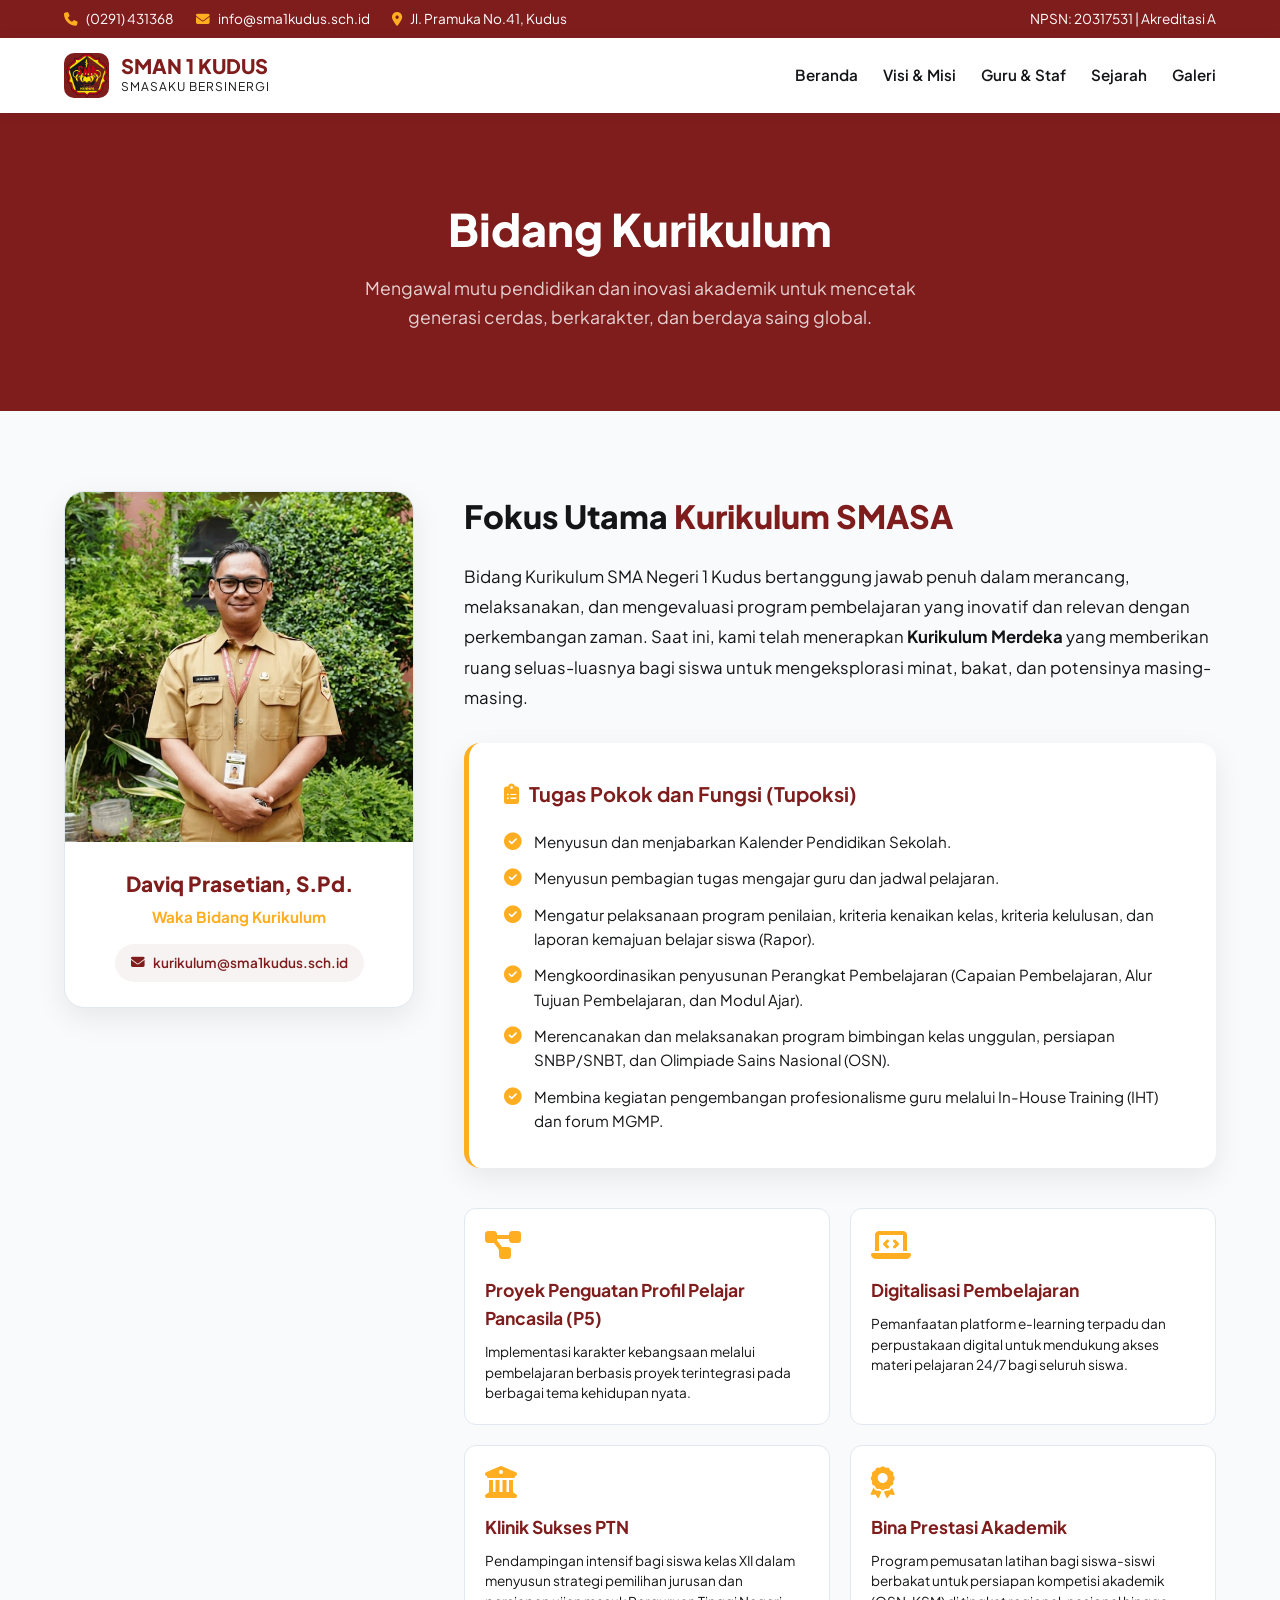
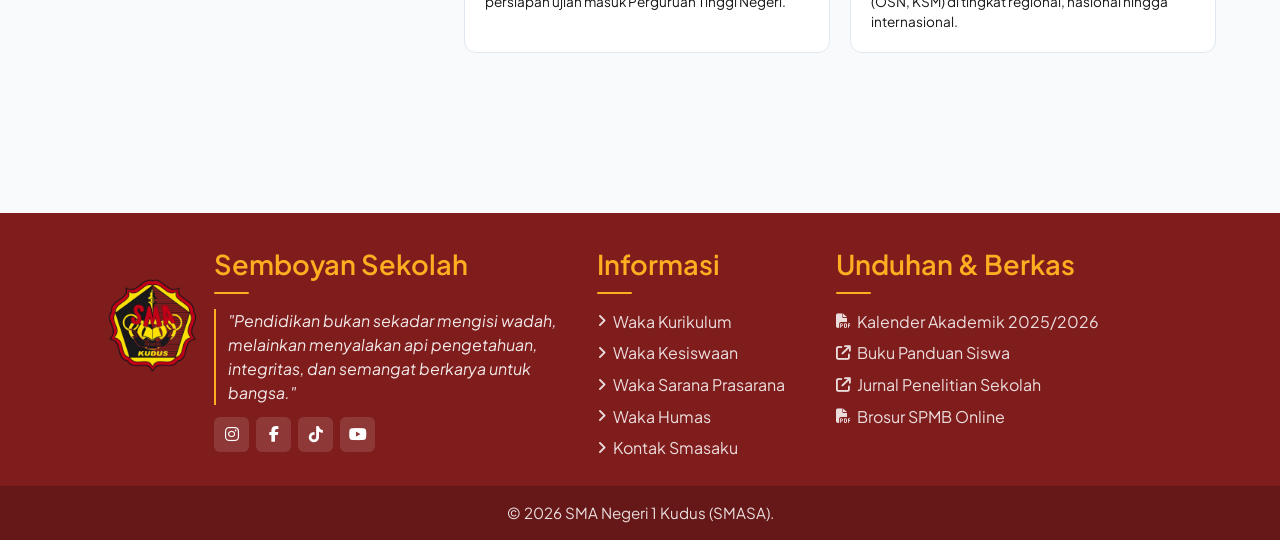
<file: waka/waka-kurikulum.html>
<!doctype html>
<html lang="id">
  <head>
    <meta charset="UTF-8" />
    <meta name="viewport" content="width=device-width, initial-scale=1.0" />
    <title>Waka Kurikulum - SMA Negeri 1 Kudus</title>
    <!-- Google Fonts & FontAwesome Icons -->
    <link href="https://fonts.googleapis.com/css2?family=Plus+Jakarta+Sans:wght@300;400;500;600;700;800&display=swap" rel="stylesheet" />
    <link rel="stylesheet" href="https://cdnjs.cloudflare.com/ajax/libs/font-awesome/6.4.0/css/all.min.css" />
    <link rel="stylesheet" href="../css/waka.css" />
  </head>
  <body>
    <!-- TOP BAR -->
    <div class="top-bar">
      <div class="top-info">
        <span><i class="fas fa-phone"></i> (0291) 431368</span>
        <span><i class="fas fa-envelope"></i> info@sma1kudus.sch.id</span>
        <span><i class="fas fa-map-marker-alt"></i> Jl. Pramuka No.41, Kudus</span>
      </div>
      <div class="top-social">
        <span>NPSN: 20317531 | Akreditasi A</span>
      </div>
    </div>

    <!-- NAVIGATION -->
    <header>
      <nav class="navbar">
        <div class="logo">
            <div class="logo-icon">
                <img src="../assets/other/logoSMA.png" alt="Logo SMAN 1 Kudus">
            </div>

            <div class="logo-text">
                <h1>SMAN 1 KUDUS</h1>
                <p>SMASAKU BERSINERGI</p>
            </div>
        </div>

        <!-- Tombol hamburger (mobile) -->
        <button class="menu-toggle" id="menuToggle">
          <i class="fas fa-bars"></i>
        </button>

        <ul class="nav-links" id="navLinks">
            <li><a href="../index.html">Beranda</a></li>
            <li><a href="../visi-misi.html">Visi & Misi</a></li>
            <li><a href="../guru-staf.html">Guru & Staf</a></li>
            <li><a href="../sejarah.html">Sejarah</a></li>
            <li><a href="../galeri.html">Galeri</a></li>
        </ul>
      </nav>
    </header>

    <!-- PAGE HEADER -->
    <div class="page-header">
      <h1>Bidang Kurikulum</h1>
      <p>Mengawal mutu pendidikan dan inovasi akademik untuk mencetak generasi cerdas, berkarakter, dan berdaya saing global.</p>
    </div>

    <!-- MAIN CONTENT -->
    <section>
      <div class="waka-wrapper">
        
        <!-- Kolom Kiri: Profil Waka -->
        <aside>
          <div class="profile-card">
            <div class="profile-img-container">
              <img src="../assets/guru-staff/wakur.png" alt="Wakil Kepala Sekolah Bidang Kurikulum" />
            </div>
            <div class="profile-info">
              <h3>Daviq Prasetian, S.Pd.</h3>
              <p>Waka Bidang Kurikulum</p>
              <div class="contact-badge">
                <i class="fas fa-envelope"></i> kurikulum@sma1kudus.sch.id
              </div>
            </div>
          </div>
        </aside>

        <!-- Kolom Kanan: Deskripsi & Tugas Pokok -->
        <div class="content-details">
          <h2>Fokus Utama <span class="highlight">Kurikulum SMASA</span></h2>
          <p>
            Bidang Kurikulum SMA Negeri 1 Kudus bertanggung jawab penuh dalam merancang, melaksanakan, dan mengevaluasi program pembelajaran yang inovatif dan relevan dengan perkembangan zaman. Saat ini, kami telah menerapkan <strong>Kurikulum Merdeka</strong> yang memberikan ruang seluas-luasnya bagi siswa untuk mengeksplorasi minat, bakat, dan potensinya masing-masing.
          </p>

          <div class="duties-box">
            <h4><i class="fas fa-clipboard-list"></i> Tugas Pokok dan Fungsi (Tupoksi)</h4>
            <ul class="duties-list">
              <li><i class="fas fa-check-circle"></i> Menyusun dan menjabarkan Kalender Pendidikan Sekolah.</li>
              <li><i class="fas fa-check-circle"></i> Menyusun pembagian tugas mengajar guru dan jadwal pelajaran.</li>
              <li><i class="fas fa-check-circle"></i> Mengatur pelaksanaan program penilaian, kriteria kenaikan kelas, kriteria kelulusan, dan laporan kemajuan belajar siswa (Rapor).</li>
              <li><i class="fas fa-check-circle"></i> Mengkoordinasikan penyusunan Perangkat Pembelajaran (Capaian Pembelajaran, Alur Tujuan Pembelajaran, dan Modul Ajar).</li>
              <li><i class="fas fa-check-circle"></i> Merencanakan dan melaksanakan program bimbingan kelas unggulan, persiapan SNBP/SNBT, dan Olimpiade Sains Nasional (OSN).</li>
              <li><i class="fas fa-check-circle"></i> Membina kegiatan pengembangan profesionalisme guru melalui In-House Training (IHT) dan forum MGMP.</li>
            </ul>
          </div>

          <!-- Program Unggulan Grid -->
          <div class="programs-grid">
            <div class="program-card">
              <i class="fas fa-project-diagram"></i>
              <h5>Proyek Penguatan Profil Pelajar Pancasila (P5)</h5>
              <p>Implementasi karakter kebangsaan melalui pembelajaran berbasis proyek terintegrasi pada berbagai tema kehidupan nyata.</p>
            </div>
            <div class="program-card">
              <i class="fas fa-laptop-code"></i>
              <h5>Digitalisasi Pembelajaran</h5>
              <p>Pemanfaatan platform e-learning terpadu dan perpustakaan digital untuk mendukung akses materi pelajaran 24/7 bagi seluruh siswa.</p>
            </div>
            <div class="program-card">
              <i class="fas fa-university"></i>
              <h5>Klinik Sukses PTN</h5>
              <p>Pendampingan intensif bagi siswa kelas XII dalam menyusun strategi pemilihan jurusan dan persiapan ujian masuk Perguruan Tinggi Negeri.</p>
            </div>
            <div class="program-card">
              <i class="fas fa-award"></i>
              <h5>Bina Prestasi Akademik</h5>
              <p>Program pemusatan latihan bagi siswa-siswi berbakat untuk persiapan kompetisi akademik (OSN, KSM) di tingkat regional, nasional hingga internasional.</p>
            </div>
          </div>
        </div>

      </div>
    </section>

    <!-- FOOTER -->
    <footer>
      <div class="footer-content">

        <!-- Kolom 1: Logo, Semboyan & Media Sosial -->
        <div class="footer-col footer-brand">
          <div class="footer-logo">
            <img src="../assets/other/logoSMA.png" alt="Logo SMA Negeri 1 Kudus">
          </div>

          <div class="footer-brand-content">
            <h4>Semboyan Sekolah</h4>
            <p class="footer-quote">
              "Pendidikan bukan sekadar mengisi wadah, melainkan
              menyalakan api pengetahuan, integritas, dan semangat
              berkarya untuk bangsa."
            </p>

            <div class="footer-socials">
              <a href="https://www.instagram.com/sman1kudus?utm_source=ig_web_button_share_sheet&cplk=ZDNlZDc0MzIxNw==" aria-label="Instagram">
                <i class="fab fa-instagram"></i>
              </a>
              <a href="https://www.facebook.com/pages/SMA%201%20Kudus/169882746373431/#" aria-label="Facebook">
                <i class="fab fa-facebook-f"></i>
              </a>
              <a href="https://www.tiktok.com/@sman1kudus?is_from_webapp=1&sender_device=pc" aria-label="TikTok">
                <i class="fab fa-tiktok"></i>
              </a>
              <a href="https://www.youtube.com/@smanegeri1kudus" aria-label="YouTube">
                <i class="fab fa-youtube"></i>
              </a>
            </div>
          </div>
        </div>

        <!-- Kolom 2: Informasi -->
        <div class="footer-col">
          <h4>Informasi</h4>
          <div class="footer-links-list">
            <a href="waka-kurikulum.html">
              <i class="fas fa-angle-right"></i> Waka Kurikulum
            </a>
            <a href="waka-kesiswaan.html">
              <i class="fas fa-angle-right"></i> Waka Kesiswaan
            </a>
            <a href="waka-prasarana.html">
              <i class="fas fa-angle-right"></i> Waka Sarana Prasarana
            </a>
            <a href="waka-humas.html">
              <i class="fas fa-angle-right"></i> Waka Humas
            </a>
            <a href="kontak.html">
              <i class="fas fa-angle-right"></i> Kontak Smasaku
            </a>
          </div>
        </div>

        <!-- Kolom 3: Unduhan -->
        <div class="footer-col">
          <h4>Unduhan & Berkas</h4>
          <div class="footer-links-list">
            <a href="assets/pdf/KALDIK-PROV-JATENG-2026-2027.pdf">
              <i class="fas fa-file-pdf"></i> Kalender Akademik 2025/2026
            </a>
            <a href="https://sma.kemendikdasmen.go.id/digihub/ebook">
              <i class="fa-solid fa-arrow-up-right-from-square"></i> Buku Panduan Siswa
            </a>
            <a href="https://journal.unpas.ac.id/index.php/pendas/article/view/67299/38679">
              <i class="fa-solid fa-arrow-up-right-from-square"></i> Jurnal Penelitian Sekolah
            </a>
            <a href="assets/pdf/JUKOP-SPMB-SMAN-SMKN-SLBN-Jateng-2026-.pdf">
              <i class="fas fa-file-pdf"></i> Brosur SPMB Online
            </a>
          </div>
        </div>

      </div>

      <div class="footer-bottom">
        <p>&copy; 2026 SMA Negeri 1 Kudus (SMASA).</p>
      </div>
    </footer>

    <!-- SCRIPT UNTUK MENU TOGGLE MOBILE -->
    <script src="../js/script.js"></script>
  </body>
</html>
</file>
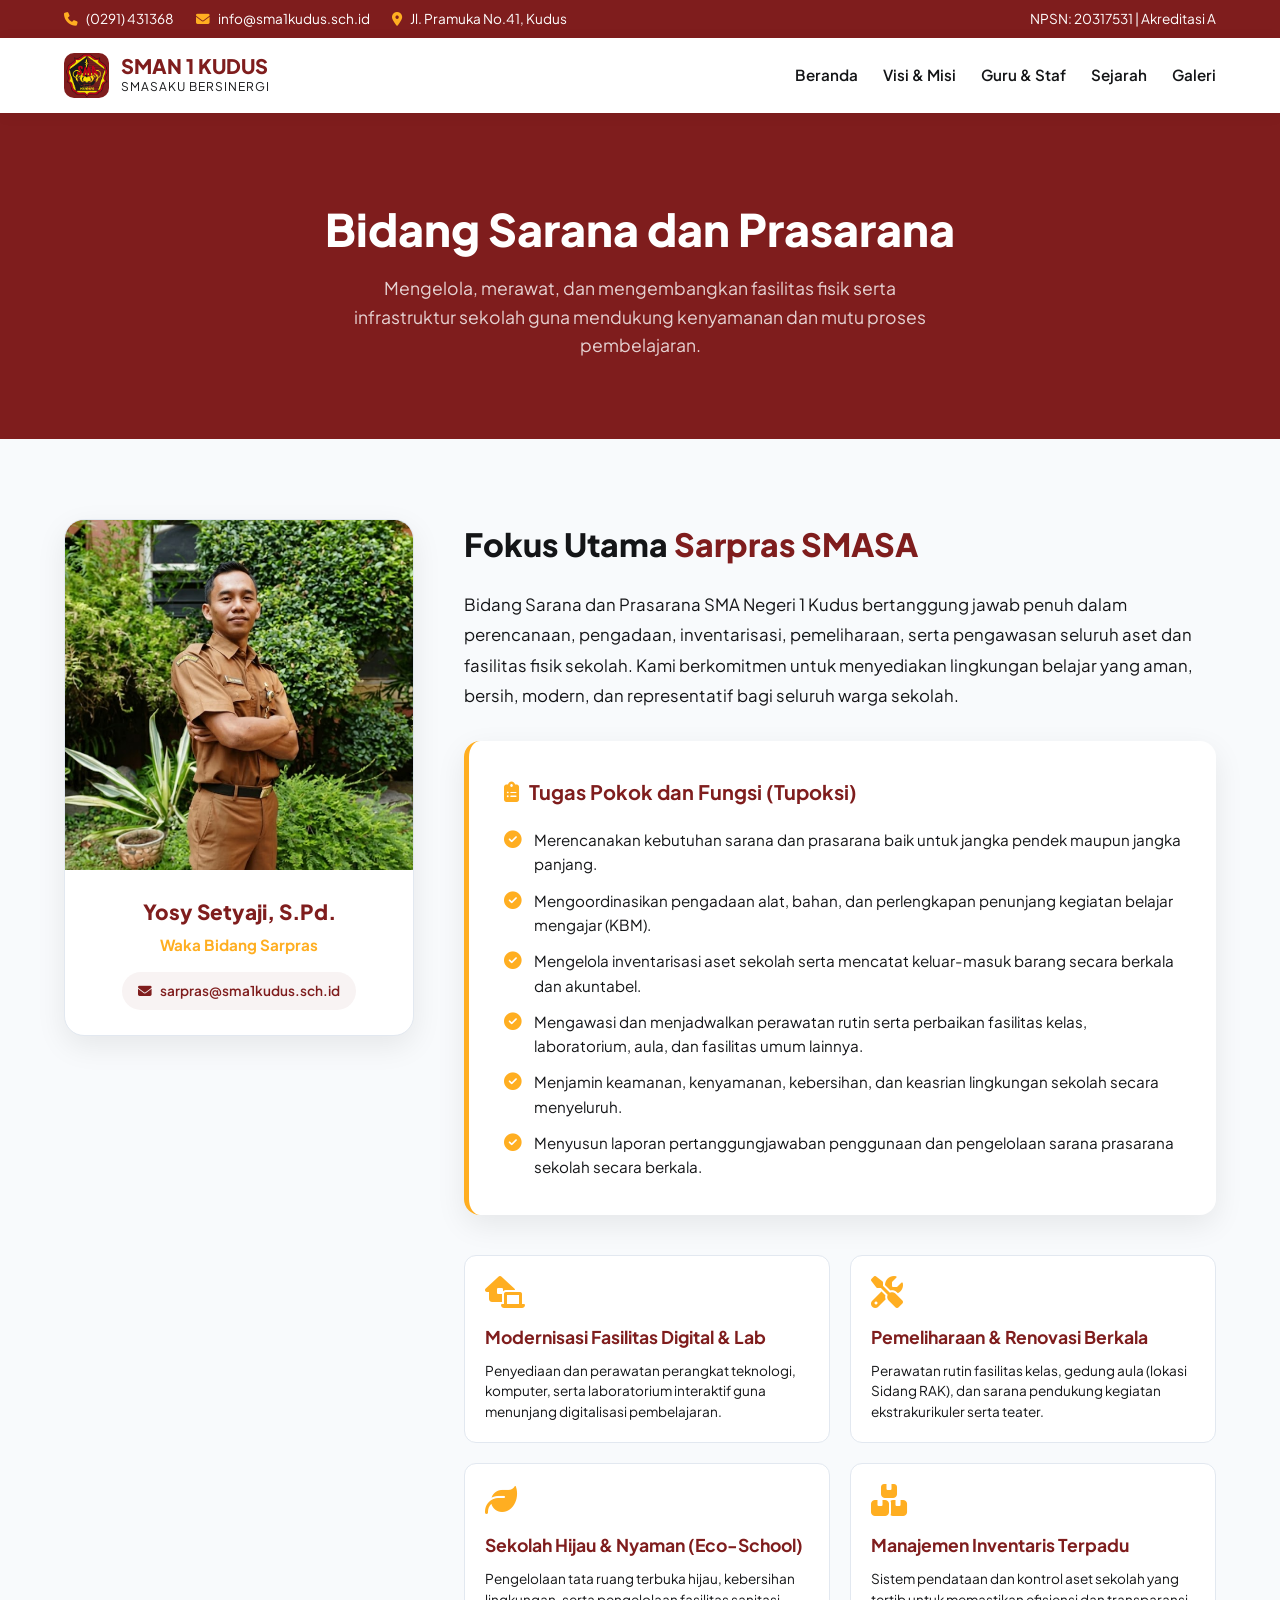
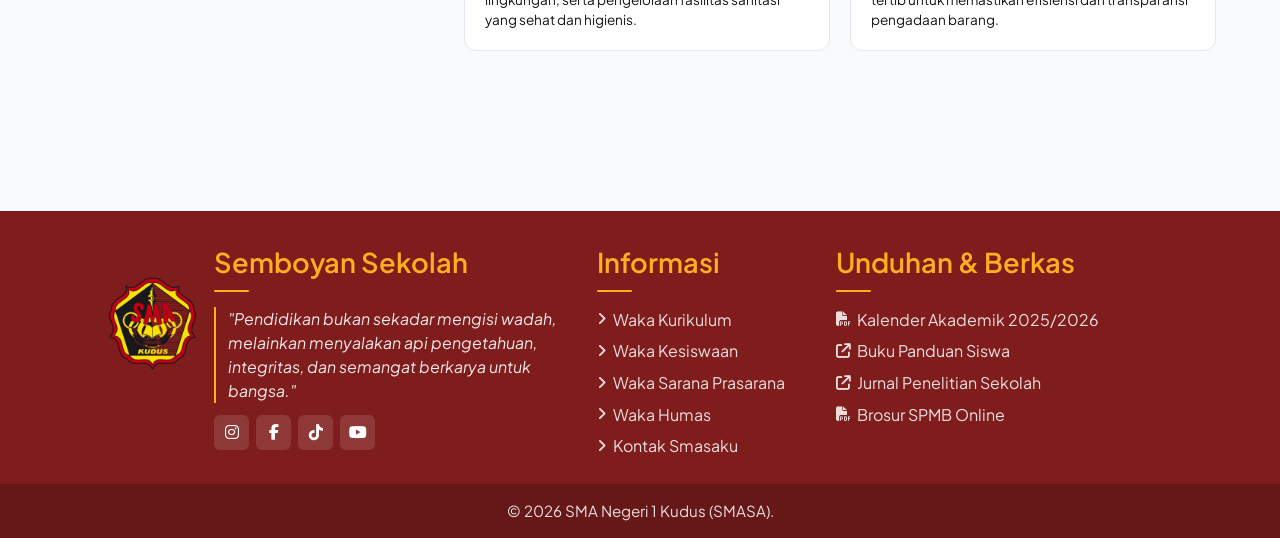
<file: waka/waka-prasarana.html>
<!doctype html>
<html lang="id">
  <head>
    <meta charset="UTF-8" />
    <meta name="viewport" content="width=device-width, initial-scale=1.0" />
    <title>Waka Kurikulum - SMA Negeri 1 Kudus</title>
    <!-- Google Fonts & FontAwesome Icons -->
    <link href="https://fonts.googleapis.com/css2?family=Plus+Jakarta+Sans:wght@300;400;500;600;700;800&display=swap" rel="stylesheet" />
    <link rel="stylesheet" href="https://cdnjs.cloudflare.com/ajax/libs/font-awesome/6.4.0/css/all.min.css" />
    <link rel="stylesheet" href="../css/waka.css" />
  </head>
  <body>
    <!-- TOP BAR -->
    <div class="top-bar">
      <div class="top-info">
        <span><i class="fas fa-phone"></i> (0291) 431368</span>
        <span><i class="fas fa-envelope"></i> info@sma1kudus.sch.id</span>
        <span><i class="fas fa-map-marker-alt"></i> Jl. Pramuka No.41, Kudus</span>
      </div>
      <div class="top-social">
        <span>NPSN: 20317531 | Akreditasi A</span>
      </div>
    </div>

    <!-- NAVIGATION -->
    <header>
      <nav class="navbar">
        <div class="logo">
            <div class="logo-icon">
                <img src="../assets/other/logoSMA.png" alt="Logo SMAN 1 Kudus">
            </div>

            <div class="logo-text">
                <h1>SMAN 1 KUDUS</h1>
                <p>SMASAKU BERSINERGI</p>
            </div>
        </div>

        <!-- Tombol hamburger (mobile) -->
        <button class="menu-toggle" id="menuToggle">
          <i class="fas fa-bars"></i>
        </button>

        <ul class="nav-links" id="navLinks">
            <li><a href="../index.html">Beranda</a></li>
            <li><a href="../visi-misi.html">Visi & Misi</a></li>
            <li><a href="../guru-staf.html">Guru & Staf</a></li>
            <li><a href="../sejarah.html">Sejarah</a></li>
            <li><a href="../galeri.html">Galeri</a></li>
        </ul>
      </nav>
    </header>

    <!-- PAGE HEADER -->
    <div class="page-header">
      <h1>Bidang Sarana dan Prasarana</h1>
      <p>Mengelola, merawat, dan mengembangkan fasilitas fisik serta infrastruktur sekolah guna mendukung kenyamanan dan mutu proses pembelajaran.</p>
    </div>

    <!-- MAIN CONTENT -->
    <section>
      <div class="waka-wrapper">
        
        <!-- Kolom Kiri: Profil Waka -->
        <aside>
          <div class="profile-card">
            <div class="profile-img-container">
              <img src="../assets/guru-staff/wasar.png" alt="Wakil Kepala Sekolah Bidang Sarana dan Prasarana" />
            </div>
            <div class="profile-info">
              <h3>Yosy Setyaji, S.Pd.</h3>
              <p>Waka Bidang Sarpras</p>
              <div class="contact-badge">
                <i class="fas fa-envelope"></i> sarpras@sma1kudus.sch.id
              </div>
            </div>
          </div>
        </aside>

        <!-- Kolom Kanan: Deskripsi & Tugas Pokok -->
        <div class="content-details">
          <h2>Fokus Utama <span class="highlight">Sarpras SMASA</span></h2>
          <p>
            Bidang Sarana dan Prasarana SMA Negeri 1 Kudus bertanggung jawab penuh dalam perencanaan, pengadaan, inventarisasi, pemeliharaan, serta pengawasan seluruh aset dan fasilitas fisik sekolah. Kami berkomitmen untuk menyediakan lingkungan belajar yang aman, bersih, modern, dan representatif bagi seluruh warga sekolah.
          </p>

          <div class="duties-box">
            <h4><i class="fas fa-clipboard-list"></i> Tugas Pokok dan Fungsi (Tupoksi)</h4>
            <ul class="duties-list">
              <li><i class="fas fa-check-circle"></i> Merencanakan kebutuhan sarana dan prasarana baik untuk jangka pendek maupun jangka panjang.</li>
              <li><i class="fas fa-check-circle"></i> Mengoordinasikan pengadaan alat, bahan, dan perlengkapan penunjang kegiatan belajar mengajar (KBM).</li>
              <li><i class="fas fa-check-circle"></i> Mengelola inventarisasi aset sekolah serta mencatat keluar-masuk barang secara berkala dan akuntabel.</li>
              <li><i class="fas fa-check-circle"></i> Mengawasi dan menjadwalkan perawatan rutin serta perbaikan fasilitas kelas, laboratorium, aula, dan fasilitas umum lainnya.</li>
              <li><i class="fas fa-check-circle"></i> Menjamin keamanan, kenyamanan, kebersihan, dan keasrian lingkungan sekolah secara menyeluruh.</li>
              <li><i class="fas fa-check-circle"></i> Menyusun laporan pertanggungjawaban penggunaan dan pengelolaan sarana prasarana sekolah secara berkala.</li>
            </ul>
          </div>

          <!-- Program Unggulan Grid -->
          <div class="programs-grid">
            <div class="program-card">
              <i class="fas fa-laptop-house"></i>
              <h5>Modernisasi Fasilitas Digital & Lab</h5>
              <p>Penyediaan dan perawatan perangkat teknologi, komputer, serta laboratorium interaktif guna menunjang digitalisasi pembelajaran.</p>
            </div>
            <div class="program-card">
              <i class="fas fa-tools"></i>
              <h5>Pemeliharaan & Renovasi Berkala</h5>
              <p>Perawatan rutin fasilitas kelas, gedung aula (lokasi Sidang RAK), dan sarana pendukung kegiatan ekstrakurikuler serta teater.</p>
            </div>
            <div class="program-card">
              <i class="fas fa-leaf"></i>
              <h5>Sekolah Hijau & Nyaman (Eco-School)</h5>
              <p>Pengelolaan tata ruang terbuka hijau, kebersihan lingkungan, serta pengelolaan fasilitas sanitasi yang sehat dan higienis.</p>
            </div>
            <div class="program-card">
              <i class="fas fa-boxes"></i>
              <h5>Manajemen Inventaris Terpadu</h5>
              <p>Sistem pendataan dan kontrol aset sekolah yang tertib untuk memastikan efisiensi dan transparansi pengadaan barang.</p>
            </div>
          </div>
        </div>

      </div>
    </section>

    <!-- FOOTER -->
    <footer>
      <div class="footer-content">

        <!-- Kolom 1: Logo, Semboyan & Media Sosial -->
        <div class="footer-col footer-brand">
          <div class="footer-logo">
            <img src="../assets/other/logoSMA.png" alt="Logo SMA Negeri 1 Kudus">
          </div>

          <div class="footer-brand-content">
            <h4>Semboyan Sekolah</h4>
            <p class="footer-quote">
              "Pendidikan bukan sekadar mengisi wadah, melainkan
              menyalakan api pengetahuan, integritas, dan semangat
              berkarya untuk bangsa."
            </p>

            <div class="footer-socials">
              <a href="https://www.instagram.com/sman1kudus?utm_source=ig_web_button_share_sheet&cplk=ZDNlZDc0MzIxNw==" aria-label="Instagram">
                <i class="fab fa-instagram"></i>
              </a>
              <a href="https://www.facebook.com/pages/SMA%201%20Kudus/169882746373431/#" aria-label="Facebook">
                <i class="fab fa-facebook-f"></i>
              </a>
              <a href="https://www.tiktok.com/@sman1kudus?is_from_webapp=1&sender_device=pc" aria-label="TikTok">
                <i class="fab fa-tiktok"></i>
              </a>
              <a href="https://www.youtube.com/@smanegeri1kudus" aria-label="YouTube">
                <i class="fab fa-youtube"></i>
              </a>
            </div>
          </div>
        </div>

        <!-- Kolom 2: Informasi -->
        <div class="footer-col">
          <h4>Informasi</h4>
          <div class="footer-links-list">
            <a href="waka-kurikulum.html">
              <i class="fas fa-angle-right"></i> Waka Kurikulum
            </a>
            <a href="waka-kesiswaan.html">
              <i class="fas fa-angle-right"></i> Waka Kesiswaan
            </a>
            <a href="waka-prasarana.html">
              <i class="fas fa-angle-right"></i> Waka Sarana Prasarana
            </a>
            <a href="waka-humas.html">
              <i class="fas fa-angle-right"></i> Waka Humas
            </a>
            <a href="kontak.html">
              <i class="fas fa-angle-right"></i> Kontak Smasaku
            </a>
          </div>
        </div>

        <!-- Kolom 3: Unduhan -->
        <div class="footer-col">
          <h4>Unduhan & Berkas</h4>
          <div class="footer-links-list">
            <a href="assets/pdf/KALDIK-PROV-JATENG-2026-2027.pdf">
              <i class="fas fa-file-pdf"></i> Kalender Akademik 2025/2026
            </a>
            <a href="https://sma.kemendikdasmen.go.id/digihub/ebook">
              <i class="fa-solid fa-arrow-up-right-from-square"></i> Buku Panduan Siswa
            </a>
            <a href="https://journal.unpas.ac.id/index.php/pendas/article/view/67299/38679">
              <i class="fa-solid fa-arrow-up-right-from-square"></i> Jurnal Penelitian Sekolah
            </a>
            <a href="assets/pdf/JUKOP-SPMB-SMAN-SMKN-SLBN-Jateng-2026-.pdf">
              <i class="fas fa-file-pdf"></i> Brosur SPMB Online
            </a>
          </div>
        </div>

      </div>

      <div class="footer-bottom">
        <p>&copy; 2026 SMA Negeri 1 Kudus (SMASA).</p>
      </div>
    </footer>

    <!-- SCRIPT UNTUK MENU TOGGLE MOBILE -->
    <script src="../js/script.js"></script>
  </body>
</html>
</file>
<file: css/style.css>
@import url('https://fonts.googleapis.com/css2?family=Plus+Jakarta+Sans:wght@400;500;600;700;800&display=swap');

* {
    margin: 0;
    padding: 0;
    box-sizing: border-box;
    font-family: 'Plus Jakarta Sans', sans-serif;
    scroll-behavior: smooth;
}

:root {
    --primary-color: #7f1d1d; /* Deep Red */
    --secondary-color: #b91c1c; /* Royal Red */
    --accent-color: #ffae21; /* Gold Accent */
    --accent-hover: #d97706;
    --text-muted: #141517;
    --bg-light: #f8fafc;
    --white: #ffffff;
    --border-color: #e2e8f0;
    --shadow: 0 10px 30px rgba(0, 0, 0, 0.08);
    --transition: all 0.3s ease;
}

html {
    -webkit-text-size-adjust: 100%;
}

body {
    background-color: var(--bg-light);
    color: var(--text-muted);
    line-height: 1.6;
    overflow-x: hidden;
}

img {
    max-width: 100%;
    height: auto;
}

a {
    text-decoration: none;
    color: inherit;
}

ul {
    list-style: none;
}

/* HEADER & NAVBAR */
header {
    position: sticky;
    top: 0;
    background: rgba(255, 255, 255, 0.95);
    backdrop-filter: blur(10px);
    box-shadow: 0 2px 15px rgba(0, 0, 0, 0.05);
    z-index: 1000;
}

.top-bar {
    background-color: var(--primary-color);
    color: var(--white);
    padding: 8px 5%;
    font-size: 0.85rem;
    display: flex;
    justify-content: space-between;
    align-items: center;
    gap: 10px;
}

.top-info span {
    margin-right: 20px;
}

.top-info i {
    color: var(--accent-color);
    margin-right: 6px;
}

.navbar {
    display: flex;
    justify-content: space-between;
    align-items: center;
    padding: 15px 5%;
    max-width: 1300px;
    margin: 0 auto;
}

.logo {
    display: flex;
    align-items: center;
    gap: 12px;
}

.logo-icon {
    width: 45px;
    height: 45px;
    background: var(--primary-color);
    color: var(--accent-color);
    border-radius: 10px;
    display: flex;
    align-items: center;
    justify-content: center;
    font-size: 1.5rem;
    font-weight: 800;
    flex-shrink: 0;
}

.logo-text h1 {
    font-size: 1.25rem;
    font-weight: 800;
    color: var(--primary-color);
    line-height: 1.1;
}

.logo-text p {
    font-size: 0.75rem;
    color: var(--text-muted);
    letter-spacing: 1px;
}

.nav-links {
    display: flex;
    gap: 25px;
    align-items: center;
}

.nav-links a {
    font-weight: 600;
    font-size: 0.95rem;
    color: var(--text-muted);
    transition: var(--transition);
    position: relative;
}

.nav-links a:hover,
.nav-links a.active {
    color: var(--accent-color);
}

.nav-links a::after {
    content: '';
    position: absolute;
    width: 0;
    height: 2px;
    bottom: -5px;
    left: 0;
    background-color: var(--accent-color);
    transition: var(--transition);
}

.nav-links a:hover::after,
.nav-links a.active::after {
    width: 100%;
}

/* TOMBOL HAMBURGER */
.menu-toggle {
    display: none;
    width: 44px;
    height: 44px;
    border: none;
    border-radius: 10px;
    background: var(--primary-color);
    color: var(--accent-color);
    font-size: 1.3rem;
    cursor: pointer;
    align-items: center;
    justify-content: center;
    transition: var(--transition);
}

.menu-toggle:hover {
    background: var(--secondary-color);
}

/* tata letak umum */
section {
    padding: 80px 5%;
    max-width: 1300px;
    margin: 0 auto;
}

.section-title {
    text-align: center;
    margin-bottom: 50px;
}

.section-title span {
    color: var(--accent-color);
    font-weight: 700;
    text-transform: uppercase;
    font-size: 0.85rem;
    letter-spacing: 2px;
    display: block;
    margin-bottom: 5px;
}

.section-title h2 {
    font-size: 2.2rem;
    color: var(--primary-color);
    font-weight: 800;
}

/* 1. BERANDA (HERO) */
.hero {
    position: relative;
    display: flex;
    align-items: center;
    min-height: 90vh;
    padding-top: 40px;
    padding-bottom: 40px;
    background: linear-gradient(to right, rgba(127, 29, 29, 0.95) 0%, rgba(127, 29, 29, 0.75) 55%, rgba(31, 41, 55, 0.4) 100%), url('../assets/other/sma1kudus.png');
    background-size: cover;
    background-position: center;
    background-repeat: no-repeat;
    max-width: 100%;
}

.hero-content {
    flex: 1;
    position: relative;
    z-index: 10;
    padding: 0 5%;
    margin: 0 auto;
    width: 100%;
    max-width: 1300px;
}

.badge {
    background: rgba(245, 158, 11, 0.25);
    color: var(--white);
    border: 1px solid var(--accent-color);
    padding: 6px 16px;
    border-radius: 50px;
    font-size: 0.85rem;
    font-weight: 700;
    display: inline-flex;
    align-items: center;
    gap: 8px;
    margin-bottom: 20px;
    backdrop-filter: blur(5px);
}

.hero-content h1 {
    font-size: 3.5rem;
    line-height: 1.2;
    color: var(--white);
    font-weight: 800;
    margin-bottom: 20px;
    text-shadow: 0 4px 15px rgba(0, 0, 0, 0.3);
}

.hero-content p {
    font-size: 1.15rem;
    color: rgba(255, 255, 255, 0.9);
    margin-bottom: 35px;
    max-width: 650px;
}

.hero-btns {
    display: flex;
    gap: 15px;
    flex-wrap: wrap;
}

.btn-primary {
    background: var(--accent-color);
    color: var(--white);
    padding: 12px 28px;
    border-radius: 8px;
    font-weight: 600;
    transition: var(--transition);
    display: inline-flex;
    align-items: center;
    justify-content: center;
    gap: 8px;
}

.btn-primary:hover {
    background: var(--accent-hover);
    transform: translateY(-2px);
}

.btn-secondary {
    background: transparent;
    color: var(--white);
    border: 2px solid var(--white);
    padding: 12px 28px;
    border-radius: 8px;
    font-weight: 600;
    transition: var(--transition);
    backdrop-filter: blur(5px);
    text-align: center;
}

.btn-secondary:hover {
    background: var(--white);
    color: var(--primary-color);
}

.stats-section {
    background: var(--primary-color);
    color: var(--white);
    border-radius: 20px;
    display: grid;
    grid-template-columns: repeat(4, 1fr);
    gap: 20px;
    padding: 40px;
    margin-top: -50px;
    margin-bottom: 50px;
    text-align: center;
    position: relative;
    z-index: 20;
    box-shadow: 0 15px 40px rgba(127, 29, 29, 0.2);
}

.stat-item h3 {
    font-size: 2.5rem;
    color: var(--accent-color);
    font-weight: 800;
}

.stat-item p {
    font-size: 0.95rem;
    opacity: 0.8;
    margin-bottom: 0;
}

/* 2. TENTANG KAMI / SAMBUTAN */
.about-welcome-wrapper {
    display: grid;
    grid-template-columns: 380px 1fr;
    gap: 60px;
    align-items: center;
    position: relative;
    padding: 20px 0;
}

.welcome-photo-wrapper {
    position: relative;
    width: 100%;
    max-width: 360px;
    margin: 0 auto;
}

.decor-shape-red {
    position: absolute;
    bottom: -18px;
    left: -18px;
    width: 120px;
    height: 160px;
    background: var(--primary-color);
    border-radius: 20px;
    z-index: 1;
}

.decor-shape-yellow {
    position: absolute;
    top: -12px;
    right: 15px;
    width: 80px;
    height: 40px;
    background: var(--accent-color);
    border-radius: 16px;
    z-index: 1;
}

.welcome-photo-card {
    position: relative;
    z-index: 2;
    background: var(--white);
    padding: 12px;
    border-radius: 24px;
    box-shadow: 0 20px 40px rgba(0, 0, 0, 0.08);
    border: 1px solid rgba(0, 0, 0, 0.04);
}

.welcome-img {
    width: 100%;
    height: 380px;
    object-fit: cover;
    object-position: top center;
    border-radius: 16px;
    display: block;
}

.principal-name-card {
    background: var(--white);
    border-radius: 14px;
    padding: 14px 24px;
    border-left: 5px solid var(--accent-color);
    box-shadow: 0 10px 30px rgba(0, 0, 0, 0.07);
    border-top: 1px solid var(--border-color);
    border-right: 1px solid var(--border-color);
    border-bottom: 1px solid var(--border-color);
    margin-top: 12px;
    text-align: center;
}

.principal-name-card h4 {
    font-size: 1.05rem;
    font-weight: 800;
    color: var(--text-muted);
    letter-spacing: 0.5px;
}

.principal-name-card p {
    font-size: 0.82rem;
    color: var(--text-muted);
    margin-bottom: 0;
    margin-top: 2px;
}

.welcome-text-content {
    display: flex;
    flex-direction: column;
    gap: 12px;
}

.welcome-tag {
    font-size: 0.95rem;
    font-weight: 700;
    color: var(--text-muted);
    display: flex;
    align-items: center;
    gap: 10px;
    margin-bottom: 5px;
}

.tag-line {
    width: 35px;
    height: 4px;
    background: linear-gradient(90deg, var(--primary-color), var(--accent-color));
    border-radius: 4px;
    display: inline-block;
}

.welcome-heading {
    font-size: 2.6rem;
    font-weight: 800;
    color: var(--text-muted);
    line-height: 1.25;
    margin-bottom: 10px;
}

.welcome-heading .highlight-school {
    color: var(--primary-color);
    display: block;
}

.welcome-desc {
    color: var(--text-muted);
    font-size: 0.98rem;
    line-height: 1.7;
}

.features-grid {
    display: grid;
    grid-template-columns: 1fr 1fr;
    gap: 15px;
    margin-top: 15px;
    margin-bottom: 20px;
}

.feature-item {
    display: flex;
    align-items: center;
    gap: 10px;
    font-weight: 600;
    color: var(--primary-color);
}

.feature-item i {
    color: var(--accent-color);
    font-size: 1.1rem;
}

.welcome-bottom-row {
    display: flex;
    align-items: center;
    justify-content: space-between;
    gap: 20px;
    flex-wrap: wrap;
    margin-top: 10px;
}

.btn-gallery {
    background: var(--primary-color);
    color: var(--white);
    padding: 12px 28px;
    border-radius: 10px;
    font-weight: 700;
    transition: var(--transition);
    display: inline-flex;
    align-items: center;
    gap: 10px;
}

.btn-gallery:hover {
    background: var(--secondary-color);
    transform: translateY(-3px);
    box-shadow: 0 10px 20px rgba(127, 29, 29, 0.2);
    color: var(--white);
}

/* 4. ACARA & BERITA */
.events-grid {
    display: grid;
    grid-template-columns: repeat(auto-fit, minmax(min(100%, 320px), 1fr));
    gap: 30px;
}

/* Style untuk wrapper link kartu */
.event-card-link {
    text-decoration: none;
    color: inherit;
    display: block;
    border-radius: 15px;
    transition: var(--transition);
}

.event-card {
    background: var(--white);
    border-radius: 15px;
    overflow: hidden;
    box-shadow: var(--shadow);
    transition: var(--transition);
    border: 1px solid var(--border-color);
    height: 100%; /* Memastikan tinggi card rata dalam satu grid */
}

/* Efek hover dipindahkan ke wrapper link agar seluruh card ikut terangkat */
.event-card-link:hover .event-card {
    transform: translateY(-5px);
    box-shadow: 0 10px 20px rgba(0, 0, 0, 0.1);
}

.event-card-link:hover .card-img {
    transform: scale(1.05);
}

.event-img {
    height: 200px;
    position: relative;
    overflow: hidden;
}

.card-img {
    width: 100%;
    height: 100%;
    object-fit: cover;
    transition: var(--transition);
}

.event-date {
    position: absolute;
    top: 15px;
    left: 15px;
    background: var(--accent-color);
    color: var(--white);
    padding: 6px 12px;
    border-radius: 6px;
    font-weight: 700;
    font-size: 0.8rem;
    text-align: center;
    box-shadow: 0 4px 10px rgba(0, 0, 0, 0.15);
    z-index: 2;
}

.event-content {
    padding: 25px;
}

.event-tag {
    font-size: 0.75rem;
    color: var(--accent-hover);
    font-weight: 700;
    text-transform: uppercase;
}

.event-content h3 {
    font-size: 1.15rem;
    color: var(--primary-color);
    margin: 8px 0;
    line-height: 1.4;
}

.event-content p {
    color: var(--text-muted);
    font-size: 0.9rem;
    margin-bottom: 15px;
}

.event-meta {
    font-size: 0.8rem;
    color: var(--text-muted);
    display: flex;
    align-items: center;
    flex-wrap: wrap;
    gap: 10px;
    border-top: 1px solid var(--border-color);
    padding-top: 12px;
}

.events-more {
    display: flex;
    justify-content: end;
    margin-top: 45px;
}

.btn-more {
    background: var(--primary-color);
    color: var(--white);
    padding: 14px 36px;
    border-radius: 50px;
    font-weight: 700;
    display: inline-flex;
    align-items: center;
    justify-content: center;
    gap: 10px;
    transition: var(--transition);
}

.btn-more:hover {
    background: var(--secondary-color);
    transform: translateY(-3px);
    box-shadow: 0 10px 20px rgba(127, 29, 29, 0.2);
    color: var(--white);
}

.btn-more i {
    transition: var(--transition);
}

.btn-more:hover i {
    transform: translateX(4px);
}

@media (max-width: 768px) {
    .events-more {
        margin-top: 30px;
    }
    .btn-more {
        width: 100%;
    }
}

/* 5. SECTION LOKASI */
.location-wrapper {
    display: grid;
    grid-template-columns: 1fr 1.6fr;
    gap: 30px;
    background: var(--white);
    border-radius: 24px;
    overflow: hidden;
    box-shadow: var(--shadow);
    border: 1px solid var(--border-color);
}

.location-info {
    padding: 40px;
    display: flex;
    flex-direction: column;
    justify-content: center;
    background: linear-gradient(135deg, #ffffff 0%, #fff8f8 100%);
}

.location-info h3 {
    font-size: 1.8rem;
    color: var(--primary-color);
    font-weight: 800;
    margin-bottom: 15px;
}

.location-info p {
    color: var(--text-muted);
    font-size: 0.95rem;
    margin-bottom: 25px;
}

.info-list {
    display: flex;
    flex-direction: column;
    gap: 20px;
    margin-bottom: 30px;
}

.info-item {
    display: flex;
    align-items: flex-start;
    gap: 15px;
}

.info-icon {
    width: 45px;
    height: 45px;
    background: rgba(127, 29, 29, 0.08);
    color: var(--primary-color);
    border-radius: 12px;
    display: flex;
    align-items: center;
    justify-content: center;
    font-size: 1.2rem;
    flex-shrink: 0;
}

.info-text h5 {
    font-size: 0.95rem;
    font-weight: 700;
    color: var(--text-muted);
    margin-bottom: 3px;
}

.info-text p {
    font-size: 0.88rem;
    color: var(--text-muted);
    margin-bottom: 0;
    line-height: 1.5;
}

.btn-directions {
    background: var(--primary-color);
    color: var(--white);
    padding: 12px 24px;
    border-radius: 10px;
    font-weight: 700;
    display: inline-flex;
    align-items: center;
    justify-content: center;
    gap: 10px;
    transition: var(--transition);
    width: fit-content;
}

.btn-directions:hover {
    background: var(--secondary-color);
    transform: translateY(-2px);
    color: var(--white);
    box-shadow: 0 10px 20px rgba(127, 29, 29, 0.2);
}

.map-container {
    position: relative;
    width: 100%;
    min-height: 400px;
    border-left: 4px solid var(--accent-color);
}

.map-container iframe {
    width: 100%;
    height: 100%;
    min-height: 400px;
    border: none;
    display: block;
}

/* FOOTER */
footer {
    background: var(--primary-color);
    color: var(--white);
    margin-top: 80px;
    padding-top: 30px;
}

/* Footer Content */
.footer-content {
    max-width: 1200px;
    margin: 0 auto;
    padding: 0 5% 25px;

    display: grid;
    grid-template-columns: 1.6fr 0.7fr 1.2fr;
    gap: 40px;
}

/* Footer Column */
.footer-col {
    min-width: 0;
}

.footer-col h4 {
    color: var(--accent-color);
    font-size: 1.7rem;
    font-weight: 600;
    margin-bottom: 15px;
    position: relative;
    padding-bottom: 7px;
}

.footer-col h4::after {
    content: '';
    position: absolute;
    bottom: 0;
    left: 0;

    width: 35px;
    height: 2px;

    background: var(--accent-color);
    border-radius: 2px;
}

/* FOOTER BRAND */

.footer-brand {
    display: flex;
    align-items: flex-start;
    gap: 15px;
}

.footer-logo {
    flex-shrink: 0;
    width: 95px;
    margin-top: 35px;
}

.footer-logo img {
    width: 100%;
    height: auto;
    object-fit: contain;
}

.footer-brand-content {
    flex: 1;
    min-width: 0;
}

.footer-quote {
    font-style: italic;
    color: rgba(255, 255, 255, 0.9);
    font-size: 1rem;
    line-height: 1.5;
    border-left: 2px solid var(--accent-color);
    padding-left: 12px;
    margin-bottom: 12px;
}

/* SOCIAL MEDIA */

.footer-socials {
    display: flex;
    gap: 7px;
}

.footer-socials a {
    width: 35px;
    height: 35px;

    background: rgba(255, 255, 255, 0.12);
    color: var(--white);

    border-radius: 6px;

    display: flex;
    align-items: center;
    justify-content: center;

    font-size: 1rem;
    transition: var(--transition);
}

.footer-socials a:hover {
    background: var(--accent-color);
    color: var(--primary-color);
    transform: translateY(-3px);
}

/* FOOTER LINKS */

.footer-links-list {
    display: flex;
    flex-direction: column;
    gap: 6px;
}

.footer-links-list a {
    display: inline-flex;
    align-items: center;
    gap: 7px;
    color: rgba(255, 255, 255, 0.85);
    font-size: 1rem;
    transition: var(--transition);
}

.footer-links-list a i {
    font-size: 0.9rem;
}

.footer-links-list a:hover {
    color: var(--accent-color);
    transform: translateX(4px);
}


.footer-bottom {
    background: rgba(0, 0, 0, 0.2);
    text-align: center;
    padding: 15px;
    color: rgba(255, 255, 255, 0.85);
    font-size: 0.95rem;
}

.footer-bottom p {
    margin: 0;
}


/* RESPONSIVE */

/* Tablet & di bawahnya */
@media (max-width: 992px) {
    .top-info span {
        margin-right: 12px;
    }
    .nav-links {
        gap: 16px;
    }
    .nav-links a {
        font-size: 0.88rem;
    }
    .hero {
        background: linear-gradient(rgba(127, 29, 29, 0.85), rgba(127, 29, 29, 0.85)), url('../assets/other/sma1kudus.png');
        background-position: center;
        background-size: cover;
        text-align: center;
        align-items: center;
    }
    .hero-content {
        padding: 40px 5%;
    }
    .hero-content p {
        margin-left: auto;
        margin-right: auto;
    }
    .hero-btns {
        justify-content: center;
    }
    .about-welcome-wrapper {
        grid-template-columns: 1fr;
        gap: 50px;
    }
    .welcome-heading {
        font-size: 2.2rem;
    }
    .stats-section {
        grid-template-columns: repeat(2, 1fr);
        margin-top: -30px;
    }
    .location-wrapper {
        grid-template-columns: 1fr;
        gap: 0;
    }
    .map-container {
        border-left: none;
        border-top: 4px solid var(--accent-color);
        height: 350px;
        min-height: 350px;
    }
    .footer-content {
        grid-template-columns: 1.5fr 1fr;
        gap: 30px;
    }

    .footer-brand {
        grid-column: 1 / -1;
    }

    .footer-logo {
        width: 65px;
        margin-top: 30px;
    }
}

/* Mobile: menu hamburger */
@media (max-width: 768px) {
    .top-bar {
        display: none;
    }

    .navbar {
        padding: 12px 5%;
    }

    .menu-toggle {
        display: flex;
    }

    .nav-links {
        display: none;
        position: absolute;
        top: 100%;
        left: 0;
        right: 0;
        flex-direction: column;
        align-items: stretch;
        gap: 0;
        background: var(--white);
        padding: 10px 5% 20px;
        border-top: 1px solid var(--border-color);
        box-shadow: 0 15px 25px rgba(0, 0, 0, 0.1);
        max-height: calc(100vh - 70px);
        overflow-y: auto;
    }

    .nav-links.open {
        display: block;
    }

    .nav-links li {
        border-bottom: 1px solid var(--border-color);
    }

    .nav-links li:last-child {
        border-bottom: none;
        margin-top: 15px;
    }

    .nav-links a {
        display: block;
        padding: 14px 4px;
        font-size: 1rem;
    }

    .nav-links a::after {
        display: none;
    }

    .nav-links a {
        text-align: center;
        padding: 12px 20px;
    }

    section {
        padding: 60px 5%;
    }

    .section-title {
        margin-bottom: 35px;
    }

    .section-title h2 {
        font-size: 1.7rem;
    }

    .hero {
        min-height: auto;
        padding-top: 60px;
        padding-bottom: 80px;
    }

    .hero-content h1 {
        font-size: 2.3rem;
    }

    .hero-content p {
        font-size: 1rem;
        margin-bottom: 28px;
    }

    .stats-section {
        grid-template-columns: repeat(2, 1fr);
        padding: 28px 20px;
        gap: 22px 10px;
        margin-top: -40px;
        margin-bottom: 20px;
    }

    .stat-item h3 {
        font-size: 1.9rem;
    }

    .stat-item p {
        font-size: 0.85rem;
    }

    .welcome-heading {
        font-size: 1.8rem;
    }

    .welcome-img {
        height: 340px;
    }

    .features-grid {
        grid-template-columns: 1fr;
        gap: 12px;
    }

    .welcome-bottom-row {
        flex-direction: column;
        align-items: stretch;
    }

    .btn-gallery {
        width: 100%;
        justify-content: center;
    }

    .event-img {
        height: 180px;
    }

    .event-content {
        padding: 20px;
    }

    .location-info {
        padding: 25px;
    }

    .location-info h3 {
        font-size: 1.5rem;
    }

    .btn-directions {
        width: 100%;
    }

    .map-container,
    .map-container iframe {
        min-height: 300px;
        height: 300px;
    }

    footer {
        margin-top: 40px;
        padding-top: 30px;
    }

    .footer-content {
        grid-template-columns: 1fr;
        gap: 25px;
        padding: 0 6% 25px;
    }

    .footer-brand {
        grid-column: auto;
        gap: 12px;
    }

    .footer-logo {
        width: 50px;
        margin-top: 30px;
    }

    .footer-col h4 {
        font-size: 1.2rem;
    }

    .footer-quote {
        font-size: 0.85rem;
        line-height: 1.5;
    }

    .footer-links-list a {
        font-size: 0.9rem;
    }

    .footer-socials a {
        width: 28px;
        height: 28px;
    }

    .footer-bottom {
        font-size: 0.75rem;
        padding: 15px 10px;
    }
}

/* HP kecil */
@media (max-width: 480px) {
    .logo-icon {
        width: 40px;
        height: 40px;
        font-size: 1.25rem;
    }

    .logo-text h1 {
        font-size: 1.05rem;
    }

    .logo-text p {
        font-size: 0.65rem;
        letter-spacing: 0.5px;
    }

    .hero-content h1 {
        font-size: 1.9rem;
    }

    .badge {
        font-size: 0.75rem;
        padding: 5px 12px;
    }

    .hero-btns {
        flex-direction: column;
    }

    .hero-btns a {
        width: 100%;
    }

    .welcome-heading {
        font-size: 1.55rem;
    }

    .welcome-img {
        height: 300px;
    }

    .decor-shape-red {
        left: -8px;
        bottom: -10px;
        width: 90px;
        height: 120px;
    }

    .principal-name-card {
        padding: 12px 14px;
    }

    .principal-name-card h4 {
        font-size: 0.95rem;
    }

    .info-item {
        gap: 12px;
    }

    .footer-brand {
        gap: 8px;
    }

    .footer-logo {
        width: 40px;
    }

    .footer-quote {
        font-size: 0.78rem;
    }
}
</file>
<file: css/galeri.css>
@import url('https://fonts.googleapis.com/css2?family=Plus+Jakarta+Sans:wght@400;500;600;700;800&display=swap');

* {
    margin: 0;
    padding: 0;
    box-sizing: border-box;
    font-family: 'Plus Jakarta Sans', sans-serif;
    scroll-behavior: smooth;
}

:root {
    --primary-color: #7f1d1d; /* Deep Red */
    --secondary-color: #b91c1c; /* Royal Red */
    --accent-color: #ffae21; /* Gold Accent */
    --accent-hover: #d97706;
    --text-muted: #141517;
    --bg-light: #f8fafc;
    --white: #ffffff;
    --border-color: #e2e8f0;
    --shadow: 0 10px 30px rgba(0, 0, 0, 0.08);
    --transition: all 0.3s ease;
}

html {
    -webkit-text-size-adjust: 100%;
}

body {
    background-color: var(--bg-light);
    color: var(--text-muted);
    line-height: 1.6;
    overflow-x: hidden;
}

img {
    max-width: 100%;
    height: auto;
}

a {
    text-decoration: none;
    color: inherit;
}

ul {
    list-style: none;
}

/* HEADER & NAVBAR */
header {
    position: sticky;
    top: 0;
    background: rgba(255, 255, 255, 0.95);
    backdrop-filter: blur(10px);
    box-shadow: 0 2px 15px rgba(0, 0, 0, 0.05);
    z-index: 1000;
}

.top-bar {
    background-color: var(--primary-color);
    color: var(--white);
    padding: 8px 5%;
    font-size: 0.85rem;
    display: flex;
    justify-content: space-between;
    align-items: center;
    gap: 10px;
}

.top-info span {
    margin-right: 20px;
}

.top-info i {
    color: var(--accent-color);
    margin-right: 6px;
}

.navbar {
    display: flex;
    justify-content: space-between;
    align-items: center;
    padding: 15px 5%;
    max-width: 1300px;
    margin: 0 auto;
}

.logo {
    display: flex;
    align-items: center;
    gap: 12px;
}

.logo-icon {
    width: 45px;
    height: 45px;
    background: var(--primary-color);
    color: var(--accent-color);
    border-radius: 10px;
    display: flex;
    align-items: center;
    justify-content: center;
    font-size: 1.5rem;
    font-weight: 800;
    flex-shrink: 0;
}

.logo-text h1 {
    font-size: 1.25rem;
    font-weight: 800;
    color: var(--primary-color);
    line-height: 1.1;
}

.logo-text p {
    font-size: 0.75rem;
    color: var(--text-muted);
    letter-spacing: 1px;
}

.nav-links {
    display: flex;
    gap: 25px;
    align-items: center;
}

.nav-links a {
    font-weight: 600;
    font-size: 0.95rem;
    color: var(--text-muted);
    transition: var(--transition);
    position: relative;
}

.nav-links a:hover,
.nav-links a.active {
    color: var(--accent-color);
}

.nav-links a::after {
    content: '';
    position: absolute;
    width: 0;
    height: 2px;
    bottom: -5px;
    left: 0;
    background-color: var(--accent-color);
    transition: var(--transition);
}

.nav-links a:hover::after,
.nav-links a.active::after {
    width: 100%;
}

/* TOMBOL HAMBURGER */
.menu-toggle {
    display: none;
    width: 44px;
    height: 44px;
    border: none;
    border-radius: 10px;
    background: var(--primary-color);
    color: var(--accent-color);
    font-size: 1.3rem;
    cursor: pointer;
    align-items: center;
    justify-content: center;
    transition: var(--transition);
}

.menu-toggle:hover {
    background: var(--secondary-color);
}

/* ==================== HERO GALLERY ==================== */
.gallery-hero {
    background: linear-gradient(135deg, var(--primary-color), var(--secondary-color));
    color: var(--white);
    text-align: center;
    padding: 80px 5% 60px;
    position: relative;
}

.gallery-hero-content {
    max-width: 800px;
    margin: 0 auto;
}

.gallery-hero h1 {
    font-size: 2.8rem;
    font-weight: 800;
    margin-bottom: 15px;
    line-height: 1.2;
}

.gallery-hero p {
    font-size: 1.1rem;
    opacity: 0.92;
    margin-bottom: 10px;
}

/* ==================== GALLERY SECTION ==================== */
.gallery-section {
    max-width: 1300px;
    margin: 0 auto;
    padding: 60px 5%;
}

/* Filter Buttons */
.filter-container {
    display: flex;
    justify-content: center;
    flex-wrap: wrap;
    gap: 12px;
    margin-bottom: 40px;
}

.filter-btn {
    background: var(--white);
    border: 2px solid var(--border-color);
    color: var(--text-dark);
    padding: 10px 22px;
    border-radius: 30px;
    font-weight: 600;
    font-size: 0.92rem;
    cursor: pointer;
    transition: var(--transition);
    display: inline-flex;
    align-items: center;
    gap: 8px;
}

.filter-btn:hover,
.filter-btn.active {
    background: var(--primary-color);
    color: var(--white);
    border-color: var(--primary-color);
    box-shadow: 0 5px 15px rgba(127, 29, 29, 0.2);
}

.filter-btn.active i {
    color: var(--accent-color);
}

/* Gallery Grid */
.gallery-grid {
    display: grid;
    grid-template-columns: repeat(3, 1fr);
    gap: 28px;
}

/* FULL IMAGE CARD STYLING (ASPECT RATIO 16:9) */
.gallery-card {
    position: relative;
    aspect-ratio: 16 / 9;
    width: 100%;
    border-radius: 16px;
    overflow: hidden;
    box-shadow: var(--shadow);
    cursor: pointer;
    display: block;
    transition: var(--transition);
}

.gallery-card:hover {
    transform: translateY(-6px);
    box-shadow: 0 15px 35px rgba(127, 29, 29, 0.25);
}

/* Full Image */
.gallery-img {
    width: 100%;
    height: 100%;
    object-fit: cover;
    transition: transform 0.6s ease;
}

.gallery-card:hover .gallery-img {
    transform: scale(1.12);
}

/* Always Subtle Gradient Overlay (Base) */
.gallery-card::before {
    content: '';
    position: absolute;
    inset: 0;
    background: linear-gradient(to top, rgba(0, 0, 0, 0.78) 0%, rgba(0, 0, 0, 0.15) 60%, transparent 100%);
    z-index: 1;
    transition: var(--transition);
}

/* Full Hover Overlay Gradient */
.gallery-overlay {
    position: absolute;
    inset: 0;
    background: linear-gradient(to top, rgba(127, 29, 29, 0.95) 0%, rgba(31, 41, 55, 0.85) 100%);
    z-index: 2;
    opacity: 0;
    display: flex;
    flex-direction: column;
    justify-content: flex-end;
    padding: 20px;
    transition: var(--transition);
}

.gallery-card:hover .gallery-overlay {
    opacity: 1;
}

/* Category Tag */
.gallery-tag {
    align-self: flex-start;
    background: var(--accent-color);
    color: var(--text-dark);
    font-size: 0.7rem;
    font-weight: 800;
    padding: 3px 12px;
    border-radius: 20px;
    text-transform: uppercase;
    letter-spacing: 0.8px;
    margin-bottom: 8px;
    transform: translateY(15px);
    transition: var(--transition);
}

/* Title & Description Inside Hover */
.gallery-overlay-title {
    color: var(--white);
    font-size: 1.1rem;
    font-weight: 800;
    line-height: 1.3;
    margin-bottom: 6px;
    transform: translateY(15px);
    transition: var(--transition);
    transition-delay: 0.05s;
}

.gallery-overlay-desc {
    color: rgba(255, 255, 255, 0.9);
    font-size: 0.82rem;
    line-height: 1.4;
    margin-bottom: 12px;
    display: -webkit-box;
    -webkit-line-clamp: 2;
    -webkit-box-orient: vertical;
    overflow: hidden;
    transform: translateY(15px);
    transition: var(--transition);
    transition-delay: 0.1s;
}

/* Action Link Button */
.gallery-btn-link {
    display: inline-flex;
    align-items: center;
    gap: 6px;
    color: var(--accent-color);
    font-weight: 700;
    font-size: 0.82rem;
    transform: translateY(15px);
    transition: var(--transition);
    transition-delay: 0.15s;
}

.gallery-btn-link i {
    transition: transform 0.3s ease;
}

.gallery-card:hover .gallery-btn-link i {
    transform: translateX(5px);
}

/* Hover Motion Effects for Content */
.gallery-card:hover .gallery-tag,
.gallery-card:hover .gallery-overlay-title,
.gallery-card:hover .gallery-overlay-desc,
.gallery-card:hover .gallery-btn-link {
    transform: translateY(0);
}

/* Default Card Title Visible before hover */
.card-default-title {
    position: absolute;
    bottom: 15px;
    left: 15px;
    right: 15px;
    z-index: 2;
    color: var(--white);
    font-size: 1rem;
    font-weight: 700;
    text-shadow: 0 2px 8px rgba(0, 0, 0, 0.7);
    transition: var(--transition);
    white-space: nowrap;
    overflow: hidden;
    text-overflow: ellipsis;
}

.gallery-card:hover .card-default-title {
    opacity: 0;
}

/* ==================== FOOTER ==================== */
footer {
    background: var(--primary-color);
    color: var(--white);
    margin-top: 80px;
    padding-top: 40px;
}

.footer-content {
    max-width: 1200px;
    margin: 0 auto;
    padding: 0 5% 30px;
    display: grid;
    grid-template-columns: 1.6fr 0.8fr 1.1fr;
    gap: 40px;
}

.footer-col {
    min-width: 0;
}

.footer-col h4 {
    color: var(--accent-color);
    font-size: 1.35rem;
    font-weight: 700;
    margin-bottom: 15px;
    position: relative;
    padding-bottom: 8px;
}

.footer-col h4::after {
    content: '';
    position: absolute;
    bottom: 0;
    left: 0;
    width: 35px;
    height: 2px;
    background: var(--accent-color);
    border-radius: 2px;
}

/* FOOTER BRAND */
.footer-brand {
    display: flex;
    align-items: flex-start;
    gap: 16px;
}

.footer-logo {
    flex-shrink: 0;
    width: 85px;
    margin-top: 8px;
}

.footer-logo img {
    width: 100%;
    height: auto;
    object-fit: contain;
}

.footer-brand-content {
    flex: 1;
    min-width: 0;
}

.footer-quote {
    font-style: italic;
    color: rgba(255, 255, 255, 0.9);
    font-size: 0.95rem;
    line-height: 1.6;
    border-left: 2px solid var(--accent-color);
    padding-left: 12px;
    margin-bottom: 15px;
}

/* SOCIAL MEDIA */
.footer-socials {
    display: flex;
    gap: 8px;
}

.footer-socials a {
    width: 36px;
    height: 36px;
    background: rgba(255, 255, 255, 0.12);
    color: var(--white);
    border-radius: 8px;
    display: flex;
    align-items: center;
    justify-content: center;
    font-size: 1rem;
    transition: var(--transition);
}

.footer-socials a:hover {
    background: var(--accent-color);
    color: var(--primary-color);
    transform: translateY(-3px);
}

/* FOOTER LINKS */
.footer-links-list {
    display: flex;
    flex-direction: column;
    gap: 8px;
}

.footer-links-list a {
    display: inline-flex;
    align-items: center;
    gap: 8px;
    color: rgba(255, 255, 255, 0.88);
    font-size: 0.95rem;
    transition: var(--transition);
}

.footer-links-list a i {
    font-size: 0.85rem;
    color: var(--accent-color);
}

.footer-links-list a:hover {
    color: var(--accent-color);
    transform: translateX(4px);
}

.footer-bottom {
    background: rgba(0, 0, 0, 0.22);
    text-align: center;
    padding: 15px 5%;
    color: rgba(255, 255, 255, 0.85);
    font-size: 0.9rem;
}

/* ==================== RESPONSIVE BREAKPOINTS ==================== */

/* Tablet & Laptop Kecil (<= 992px) */
@media (max-width: 992px) {
    .top-info span {
        margin-right: 12px;
    }

    .nav-links {
        gap: 16px;
    }

    .nav-links a {
        font-size: 0.88rem;
    }

    .gallery-grid {
        grid-template-columns: repeat(2, 1fr);
        gap: 22px;
    }

    .footer-content {
        grid-template-columns: 1.5fr 1fr;
        gap: 30px;
    }

    .footer-brand {
        grid-column: 1 / -1;
    }

    .footer-logo {
        width: 65px;
        margin-top: 30px;
    }
}

/* Mobile: menu hamburger (<= 768px) */
@media (max-width: 768px) {
    .top-bar {
        display: none;
    }

    .navbar {
        padding: 12px 5%;
        position: relative;
    }

    .menu-toggle {
        display: flex;
    }

    .nav-links {
        display: none;
        position: absolute;
        top: 100%;
        left: 0;
        right: 0;
        flex-direction: column;
        align-items: stretch;
        gap: 0;
        background: var(--white);
        padding: 10px 5% 20px;
        border-top: 1px solid var(--border-color);
        box-shadow: 0 15px 25px rgba(0, 0, 0, 0.1);
        max-height: calc(100vh - 70px);
        overflow-y: auto;
    }

    .nav-links.open {
        display: block;
    }

    .nav-links li {
        border-bottom: 1px solid var(--border-color);
    }

    .nav-links li:last-child {
        border-bottom: none;
    }

    .nav-links a {
        display: block;
        text-align: center;
        padding: 12px 20px;
        font-size: 1rem;
    }

    .nav-links a::after {
        display: none;
    }

    /* Hero Galeri */
    .gallery-hero {
        padding: 55px 5% 45px;
    }

    .gallery-hero h1 {
        font-size: 2rem;
    }

    .gallery-hero p {
        font-size: 0.98rem;
    }

    /* Section & Filter Galeri */
    .gallery-section {
        padding: 40px 5%;
    }

    .filter-container {
        gap: 8px;
        margin-bottom: 28px;
    }

    .filter-btn {
        padding: 8px 16px;
        font-size: 0.85rem;
    }

    .gallery-grid {
        grid-template-columns: 1fr;
        gap: 20px;
    }

    .gallery-overlay {
        padding: 16px;
    }

    .gallery-overlay-title {
        font-size: 1.02rem;
    }

    /* Footer */
    footer {
        margin-top: 40px;
        padding-top: 30px;
    }

    .footer-content {
        grid-template-columns: 1fr;
        gap: 25px;
        padding: 0 6% 25px;
    }

    .footer-brand {
        grid-column: auto;
        gap: 12px;
    }

    .footer-logo {
        width: 50px;
        margin-top: 30px;
    }

    .footer-col h4 {
        font-size: 1.2rem;
    }

    .footer-quote {
        font-size: 0.85rem;
        line-height: 1.5;
    }

    .footer-links-list a {
        font-size: 0.9rem;
    }

    .footer-socials a {
        width: 28px;
        height: 28px;
    }

    .footer-bottom {
        font-size: 0.75rem;
        padding: 15px 10px;
    }
}

/* HP kecil (<= 480px) */
@media (max-width: 480px) {
    .logo-icon {
        width: 40px;
        height: 40px;
        font-size: 1.25rem;
    }

    .logo-text h1 {
        font-size: 1.05rem;
    }

    .logo-text p {
        font-size: 0.65rem;
        letter-spacing: 0.5px;
    }

    .gallery-hero h1 {
        font-size: 1.65rem;
    }

    .gallery-hero p {
        font-size: 0.9rem;
    }

    .filter-container {
        justify-content: flex-start;
        flex-wrap: nowrap;
        overflow-x: auto;
        padding-bottom: 8px;
        -webkit-overflow-scrolling: touch;
        scrollbar-width: none;
    }

    .filter-container::-webkit-scrollbar {
        display: none;
    }

    .filter-btn {
        flex-shrink: 0;
        padding: 8px 14px;
        font-size: 0.82rem;
    }

    .gallery-card {
        aspect-ratio: 4 / 3;
        border-radius: 12px;
    }

    .card-default-title {
        font-size: 0.92rem;
        bottom: 12px;
        left: 12px;
        right: 12px;
    }

    .footer-brand {
        gap: 8px;
    }

    .footer-logo {
        width: 40px;
    }

    .footer-quote {
        font-size: 0.78rem;
    }
}
</file>
<file: css/guru-staf.css>
@import url('https://fonts.googleapis.com/css2?family=Plus+Jakarta+Sans:wght@400;500;600;700;800&display=swap');

* {
    margin: 0;
    padding: 0;
    box-sizing: border-box;
    font-family: 'Plus Jakarta Sans', sans-serif;
    scroll-behavior: smooth;
}

:root {
    --primary-color: #7f1d1d; /* Deep Red */
    --secondary-color: #b91c1c; /* Royal Red */
    --accent-color: #ffae21; /* Gold Accent */
    --accent-hover: #d97706;
    --text-muted: #141517;
    --bg-light: #f8fafc;
    --white: #ffffff;
    --border-color: #e2e8f0;
    --shadow: 0 10px 30px rgba(0, 0, 0, 0.08);
    --transition: all 0.3s ease;
}

html {
    -webkit-text-size-adjust: 100%;
}

body {
    background-color: var(--bg-light);
    color: var(--text-muted);
    line-height: 1.6;
    overflow-x: hidden;
}

img {
    max-width: 100%;
    height: auto;
}

a {
    text-decoration: none;
    color: inherit;
}

ul {
    list-style: none;
}

/* HEADER & NAVBAR */
header {
    position: sticky;
    top: 0;
    background: rgba(255, 255, 255, 0.95);
    backdrop-filter: blur(10px);
    box-shadow: 0 2px 15px rgba(0, 0, 0, 0.05);
    z-index: 1000;
}

.top-bar {
    background-color: var(--primary-color);
    color: var(--white);
    padding: 8px 5%;
    font-size: 0.85rem;
    display: flex;
    justify-content: space-between;
    align-items: center;
    gap: 10px;
}

.top-info span {
    margin-right: 20px;
}

.top-info i {
    color: var(--accent-color);
    margin-right: 6px;
}

.navbar {
    display: flex;
    justify-content: space-between;
    align-items: center;
    padding: 15px 5%;
    max-width: 1300px;
    margin: 0 auto;
}

.logo {
    display: flex;
    align-items: center;
    gap: 12px;
}

.logo-icon {
    width: 45px;
    height: 45px;
    background: var(--primary-color);
    color: var(--accent-color);
    border-radius: 10px;
    display: flex;
    align-items: center;
    justify-content: center;
    font-size: 1.5rem;
    font-weight: 800;
    flex-shrink: 0;
}

.logo-text h1 {
    font-size: 1.25rem;
    font-weight: 800;
    color: var(--primary-color);
    line-height: 1.1;
}

.logo-text p {
    font-size: 0.75rem;
    color: var(--text-muted);
    letter-spacing: 1px;
}

.nav-links {
    display: flex;
    gap: 25px;
    align-items: center;
}

.nav-links a {
    font-weight: 600;
    font-size: 0.95rem;
    color: var(--text-muted);
    transition: var(--transition);
    position: relative;
}

.nav-links a:hover,
.nav-links a.active {
    color: var(--accent-color);
}

.nav-links a::after {
    content: '';
    position: absolute;
    width: 0;
    height: 2px;
    bottom: -5px;
    left: 0;
    background-color: var(--accent-color);
    transition: var(--transition);
}

.nav-links a:hover::after,
.nav-links a.active::after {
    width: 100%;
}

/* TOMBOL HAMBURGER */
.menu-toggle {
    display: none;
    width: 44px;
    height: 44px;
    border: none;
    border-radius: 10px;
    background: var(--primary-color);
    color: var(--accent-color);
    font-size: 1.3rem;
    cursor: pointer;
    align-items: center;
    justify-content: center;
    transition: var(--transition);
}

.menu-toggle:hover {
    background: var(--secondary-color);
}

/* ==================== PAGE HERO HEADER ==================== */
.page-hero {
    background: linear-gradient(135deg, var(--primary-color), var(--secondary-color));
    color: var(--white);
    padding: 60px 5%;
    text-align: center;
    position: relative;
    overflow: hidden;
}

.page-hero::before {
    content: '';
    position: absolute;
    top: -50%;
    left: -10%;
    width: 300px;
    height: 300px;
    background: rgba(245, 158, 11, 0.1);
    border-radius: 50%;
}

.page-hero-content {
    max-width: 800px;
    margin: 0 auto;
    position: relative;
    z-index: 2;
}

.page-hero h1 {
    font-size: 2.8rem;
    font-weight: 800;
    margin-bottom: 15px;
}

.page-hero p {
    font-size: 1.1rem;
    opacity: 0.9;
}

/* ==================== COMMON LAYOUT ==================== */
.full-section {
    padding: 80px 5%;
    width: 100%;
}

.container {
    max-width: 1300px;
    margin: 0 auto;
}

.section-title {
    text-align: center;
    margin-bottom: 50px;
}

.section-title span {
    color: var(--accent-color);
    font-weight: 700;
    text-transform: uppercase;
    font-size: 0.85rem;
    letter-spacing: 2px;
    display: block;
    margin-bottom: 5px;
}

.section-title h2 {
    font-size: 2.2rem;
    color: var(--primary-color);
    font-weight: 800;
}

/* ==================== STATISTIK GURU ==================== */
.staff-stats {
    display: grid;
    grid-template-columns: repeat(auto-fit, minmax(220px, 1fr));
    gap: 20px;
    margin-bottom: 60px;
}

/* ==================== PIMPINAN SEKOLAH ==================== */
.leadership-grid {
    display: grid;
    grid-template-columns: repeat(auto-fit, minmax(280px, 1fr));
    gap: 30px;
}

.leader-card {
    background: var(--white);
    border-radius: 20px;
    overflow: hidden;
    box-shadow: var(--shadow);
    text-align: center;
    border: 1px solid var(--border-color);
    transition: var(--transition);
    display: flex;
    flex-direction: column;
}

.leader-card:hover {
    transform: translateY(-8px);
}

.leader-img {
    height: 280px;
    background: #e2e8f0;
    position: relative;
    overflow: hidden;
}

.leader-img img {
    width: 100%;
    height: 100%;
    object-fit: cover;
    object-position: top center;
}

.leader-info {
    padding: 25px;
    flex: 1;
    display: flex;
    flex-direction: column;
    justify-content: center;
    align-items: center;
}

.leader-role {
    display: inline-block;
    background: rgba(245, 158, 11, 0.15);
    color: var(--accent-hover);
    padding: 4px 14px;
    border-radius: 20px;
    font-size: 0.8rem;
    font-weight: 700;
    margin-bottom: 10px;
}

.leader-info h3 {
    font-size: 1.25rem;
    color: var(--primary-color);
    font-weight: 800;
    margin-bottom: 5px;
}

.leader-info p {
    color: var(--text-muted);
    font-size: 0.85rem;
}

/* ==================== GRID GURU & STAF ==================== */
.staff-grid {
    display: grid;
    grid-template-columns: repeat(auto-fill, minmax(250px, 1fr));
    gap: 25px;
}

.staff-card {
    background: var(--white);
    border-radius: 16px;
    overflow: hidden;
    box-shadow: var(--shadow);
    border: 1px solid var(--border-color);
    transition: var(--transition);
    text-align: center;
    display: flex;
    flex-direction: column;
}

.staff-card:hover {
    transform: translateY(-5px);
}

.staff-avatar {
    height: 220px;
    background: #cbd5e1;
    position: relative;
    overflow: hidden;
}

.staff-avatar img {
    width: 100%;
    height: 100%;
    object-fit: cover;
    object-position: top center;
}

.staff-body {
    padding: 20px 15px;
    flex: 1;
    display: flex;
    flex-direction: column;
    justify-content: center;
}

.staff-body h4 {
    font-size: 1.05rem;
    color: var(--primary-color);
    font-weight: 800;
    margin-bottom: 5px;
}

.staff-subject {
    color: var(--accent-hover);
    font-size: 0.85rem;
    font-weight: 700;
    margin-bottom: 8px;
    display: block;
}

.staff-nip {
    font-size: 0.75rem;
    color: var(--text-muted);
    margin-bottom: 0;
}

/* FOOTER */
footer {
    background: var(--primary-color);
    color: var(--white);
    margin-top: 80px;
    padding-top: 30px;
}

.footer-content {
    max-width: 1200px;
    margin: 0 auto;
    padding: 0 5% 25px;
    display: grid;
    grid-template-columns: 1.6fr 0.7fr 1.2fr;
    gap: 40px;
}

.footer-col {
    min-width: 0;
}

.footer-col h4 {
    color: var(--accent-color);
    font-size: 1.7rem;
    font-weight: 600;
    margin-bottom: 15px;
    position: relative;
    padding-bottom: 7px;
}

.footer-col h4::after {
    content: '';
    position: absolute;
    bottom: 0;
    left: 0;
    width: 35px;
    height: 2px;
    background: var(--accent-color);
    border-radius: 2px;
}

.footer-brand {
    display: flex;
    align-items: flex-start;
    gap: 15px;
}

.footer-logo {
    flex-shrink: 0;
    width: 95px;
    margin-top: 35px;
}

.footer-logo img {
    width: 100%;
    height: auto;
    object-fit: contain;
}

.footer-brand-content {
    flex: 1;
    min-width: 0;
}

.footer-quote {
    font-style: italic;
    color: rgba(255, 255, 255, 0.9);
    font-size: 1rem;
    line-height: 1.5;
    border-left: 2px solid var(--accent-color);
    padding-left: 12px;
    margin-bottom: 12px;
}

.footer-socials {
    display: flex;
    gap: 7px;
}

.footer-socials a {
    width: 35px;
    height: 35px;
    background: rgba(255, 255, 255, 0.12);
    color: var(--white);
    border-radius: 6px;
    display: flex;
    align-items: center;
    justify-content: center;
    font-size: 1rem;
    transition: var(--transition);
}

.footer-socials a:hover {
    background: var(--accent-color);
    color: var(--primary-color);
    transform: translateY(-3px);
}

.footer-links-list {
    display: flex;
    flex-direction: column;
    gap: 6px;
}

.footer-links-list a {
    display: inline-flex;
    align-items: center;
    gap: 7px;
    color: rgba(255, 255, 255, 0.85);
    font-size: 1rem;
    transition: var(--transition);
}

.footer-links-list a i {
    font-size: 0.9rem;
}

.footer-links-list a:hover {
    color: var(--accent-color);
    transform: translateX(4px);
}

.footer-bottom {
    background: rgba(0, 0, 0, 0.2);
    text-align: center;
    padding: 15px;
    color: rgba(255, 255, 255, 0.85);
    font-size: 0.95rem;
}

.footer-bottom p {
    margin: 0;
}

/* ==================== RESPONSIVE BREAKPOINTS ==================== */

/* Tablet & di bawahnya (max 992px) */
@media (max-width: 992px) {
    .top-info span {
        margin-right: 12px;
    }
    .nav-links {
        gap: 16px;
    }
    .nav-links a {
        font-size: 0.88rem;
    }
    .footer-content {
        grid-template-columns: 1.5fr 1fr;
        gap: 30px;
    }
    .footer-brand {
        grid-column: 1 / -1;
    }
    .footer-logo {
        width: 65px;
        margin-top: 30px;
    }
}

/* Mobile: menu hamburger & card 2 kolom (max 768px) */
@media (max-width: 768px) {
    .top-bar {
        display: none;
    }

    .navbar {
        padding: 12px 5%;
    }

    .menu-toggle {
        display: flex;
    }

    .nav-links {
        display: none;
        position: absolute;
        top: 100%;
        left: 0;
        right: 0;
        flex-direction: column;
        align-items: stretch;
        gap: 0;
        background: var(--white);
        padding: 10px 5% 20px;
        border-top: 1px solid var(--border-color);
        box-shadow: 0 15px 25px rgba(0, 0, 0, 0.1);
        max-height: calc(100vh - 70px);
        overflow-y: auto;
    }

    .nav-links.open {
        display: block;
    }

    .nav-links li {
        border-bottom: 1px solid var(--border-color);
    }

    .nav-links li:last-child {
        border-bottom: none;
    }

    .nav-links a {
        display: block;
        text-align: center;
        padding: 12px 20px;
        font-size: 1rem;
    }

    .nav-links a::after {
        display: none;
    }

    /* Hero & Section */
    .page-hero {
        padding: 45px 5%;
    }

    .page-hero h1 {
        font-size: 1.9rem;
    }

    .page-hero p {
        font-size: 0.95rem;
    }

    section,
    .full-section {
        padding: 60px 5%;
    }

    .section-title {
        margin-bottom: 35px;
    }

    .section-title h2 {
        font-size: 1.7rem;
    }

    /* === CARD 2 KOLOM (2 BARIS) DI MOBILE === */
    .leadership-grid,
    .staff-grid {
        grid-template-columns: repeat(2, 1fr);
        gap: 12px;
    }

    .leader-card {
        border-radius: 14px;
    }

    .leader-img {
        height: 165px;
    }

    .leader-info {
        padding: 14px 10px;
    }

    .leader-role {
        font-size: 0.68rem;
        padding: 3px 10px;
        margin-bottom: 6px;
    }

    .leader-info h3 {
        font-size: 0.92rem;
        line-height: 1.3;
    }

    .leader-info p {
        font-size: 0.72rem;
    }

    .staff-card {
        border-radius: 12px;
    }

    .staff-avatar {
        height: 155px;
    }

    .staff-body {
        padding: 12px 8px;
    }

    .staff-body h4 {
        font-size: 0.88rem;
        line-height: 1.3;
        margin-bottom: 4px;
    }

    .staff-subject {
        font-size: 0.74rem;
        margin-bottom: 4px;
    }

    .staff-nip {
        font-size: 0.68rem;
        word-break: break-word;
    }

    /* Footer Mobile */
    footer {
        margin-top: 40px;
        padding-top: 30px;
    }

    .footer-content {
        grid-template-columns: 1fr;
        gap: 25px;
        padding: 0 6% 25px;
    }

    .footer-brand {
        grid-column: auto;
        gap: 12px;
    }

    .footer-logo {
        width: 50px;
        margin-top: 30px;
    }

    .footer-col h4 {
        font-size: 1.2rem;
    }

    .footer-quote {
        font-size: 0.85rem;
        line-height: 1.5;
    }

    .footer-links-list a {
        font-size: 0.9rem;
    }

    .footer-socials a {
        width: 28px;
        height: 28px;
    }

    .footer-bottom {
        font-size: 0.75rem;
        padding: 15px 10px;
    }
}

/* HP Kecil (max 480px) */
@media (max-width: 480px) {
    .logo-icon {
        width: 40px;
        height: 40px;
        font-size: 1.25rem;
    }

    .logo-text h1 {
        font-size: 1.05rem;
    }

    .logo-text p {
        font-size: 0.65rem;
        letter-spacing: 0.5px;
    }

    .page-hero h1 {
        font-size: 1.65rem;
    }

    .leadership-grid,
    .staff-grid {
        gap: 10px;
    }

    .leader-img,
    .staff-avatar {
        height: 145px;
    }

    .leader-info h3,
    .staff-body h4 {
        font-size: 0.84rem;
    }

    .footer-brand {
        gap: 8px;
    }

    .footer-logo {
        width: 40px;
    }

    .footer-quote {
        font-size: 0.78rem;
    }
}
</file>
<file: css/visi-misi.css>
@import url('https://fonts.googleapis.com/css2?family=Plus+Jakarta+Sans:wght@400;500;600;700;800&display=swap');

* {
    margin: 0;
    padding: 0;
    box-sizing: border-box;
    font-family: 'Plus Jakarta Sans', sans-serif;
    scroll-behavior: smooth;
}

:root {
    --primary-color: #7f1d1d; /* Deep Red */
    --secondary-color: #b91c1c; /* Royal Red */
    --accent-color: #ffae21; /* Gold Accent */
    --accent-hover: #d97706;
    --text-muted: #141517;
    --bg-light: #f8fafc;
    --white: #ffffff;
    --border-color: #e2e8f0;
    --shadow: 0 10px 30px rgba(0, 0, 0, 0.08);
    --transition: all 0.3s ease;
}

html {
    -webkit-text-size-adjust: 100%;
}

body {
    background-color: var(--bg-light);
    color: var(--text-muted);
    line-height: 1.6;
    overflow-x: hidden;
}

img {
    max-width: 100%;
    height: auto;
}

a {
    text-decoration: none;
    color: inherit;
}

ul {
    list-style: none;
}

/* HEADER & NAVBAR */
header {
    position: sticky;
    top: 0;
    background: rgba(255, 255, 255, 0.95);
    backdrop-filter: blur(10px);
    box-shadow: 0 2px 15px rgba(0, 0, 0, 0.05);
    z-index: 1000;
}

.top-bar {
    background-color: var(--primary-color);
    color: var(--white);
    padding: 8px 5%;
    font-size: 0.85rem;
    display: flex;
    justify-content: space-between;
    align-items: center;
    gap: 10px;
}

.top-info span {
    margin-right: 20px;
}

.top-info i {
    color: var(--accent-color);
    margin-right: 6px;
}

.navbar {
    display: flex;
    justify-content: space-between;
    align-items: center;
    padding: 15px 5%;
    max-width: 1300px;
    margin: 0 auto;
}

.logo {
    display: flex;
    align-items: center;
    gap: 12px;
}

.logo-icon {
    width: 45px;
    height: 45px;
    background: var(--primary-color);
    color: var(--accent-color);
    border-radius: 10px;
    display: flex;
    align-items: center;
    justify-content: center;
    font-size: 1.5rem;
    font-weight: 800;
    flex-shrink: 0;
}

.logo-text h1 {
    font-size: 1.25rem;
    font-weight: 800;
    color: var(--primary-color);
    line-height: 1.1;
}

.logo-text p {
    font-size: 0.75rem;
    color: var(--text-muted);
    letter-spacing: 1px;
}

.nav-links {
    display: flex;
    gap: 25px;
    align-items: center;
}

.nav-links a {
    font-weight: 600;
    font-size: 0.95rem;
    color: var(--text-muted);
    transition: var(--transition);
    position: relative;
}

.nav-links a:hover,
.nav-links a.active {
    color: var(--accent-color);
}

.nav-links a::after {
    content: '';
    position: absolute;
    width: 0;
    height: 2px;
    bottom: -5px;
    left: 0;
    background-color: var(--accent-color);
    transition: var(--transition);
}

.nav-links a:hover::after,
.nav-links a.active::after {
    width: 100%;
}

/* TOMBOL HAMBURGER */
.menu-toggle {
    display: none;
    width: 44px;
    height: 44px;
    border: none;
    border-radius: 10px;
    background: var(--primary-color);
    color: var(--accent-color);
    font-size: 1.3rem;
    cursor: pointer;
    align-items: center;
    justify-content: center;
    transition: var(--transition);
}

.menu-toggle:hover {
    background: var(--secondary-color);
}

/* PAGE HERO HEADER */
.page-hero {
    background: linear-gradient(135deg, var(--primary-color), var(--secondary-color));
    color: var(--white);
    padding: 60px 5%;
    text-align: center;
    position: relative;
    overflow: hidden;
}

.page-hero::before {
    content: '';
    position: absolute;
    top: -50%;
    left: -10%;
    width: 300px;
    height: 300px;
    background: rgba(245, 158, 11, 0.1);
    border-radius: 50%;
}

.page-hero-content {
    max-width: 800px;
    margin: 0 auto;
    position: relative;
    z-index: 2;
}

.page-hero h1 {
    font-size: 2.8rem;
    font-weight: 800;
    margin-bottom: 15px;
    line-height: 1.2;
}

.page-hero p {
    font-size: 1.1rem;
    opacity: 0.9;
}

/* COMMON LAYOUT */
section {
    padding: 80px 5%;
    max-width: 1300px;
    margin: 0 auto;
}

.section-title {
    text-align: center;
    margin-bottom: 50px;
}

.section-title span {
    color: var(--accent-color);
    font-weight: 700;
    text-transform: uppercase;
    font-size: 0.85rem;
    letter-spacing: 2px;
    display: block;
    margin-bottom: 5px;
}

.section-title h2 {
    font-size: 2.2rem;
    color: var(--primary-color);
    font-weight: 800;
}

/* 1. VISI SECTION */
.visi-container {
    background: var(--white);
    border-radius: 24px;
    padding: 50px;
    box-shadow: var(--shadow);
    border: 1px solid var(--border-color);
    position: relative;
    overflow: hidden;
}

.visi-container::before {
    content: '';
    position: absolute;
    top: 0;
    left: 0;
    width: 8px;
    height: 100%;
    background: var(--accent-color);
}

.visi-header {
    display: flex;
    align-items: center;
    gap: 20px;
    margin-bottom: 25px;
}

.visi-icon {
    width: 60px;
    height: 60px;
    background: rgba(245, 158, 11, 0.15);
    color: var(--accent-hover);
    border-radius: 16px;
    display: flex;
    align-items: center;
    justify-content: center;
    font-size: 1.8rem;
    flex-shrink: 0;
}

.visi-header h3 {
    font-size: 1.5rem;
    color: var(--primary-color);
    font-weight: 800;
}

.visi-quote {
    font-size: 1.5rem;
    font-weight: 700;
    color: var(--primary-color);
    line-height: 1.6;
    margin-bottom: 30px;
    font-style: italic;
    position: relative;
    padding-left: 30px;
}

.visi-quote::before {
    content: '"';
    position: absolute;
    left: 0;
    top: -10px;
    font-size: 4rem;
    color: var(--accent-color);
    opacity: 0.4;
    font-family: serif;
}

.visi-pillars {
    display: grid;
    grid-template-columns: repeat(auto-fit, minmax(210px, 1fr));
    gap: 15px;
    border-top: 1px solid var(--border-color);
    padding-top: 30px;
    margin-top: 20px;
}

.pillar-item {
    display: flex;
    align-items: center;
    gap: 12px;
    background: var(--bg-light);
    padding: 15px 20px;
    border-radius: 12px;
    font-weight: 700;
    color: var(--primary-color);
    font-size: 0.95rem;
}

.pillar-item i {
    color: var(--accent-color);
    font-size: 1.2rem;
    flex-shrink: 0;
}

/* 2. MISI SECTION */
.misi-grid {
    display: grid;
    grid-template-columns: repeat(auto-fit, minmax(300px, 1fr));
    gap: 25px;
}

.misi-card {
    background: var(--white);
    border-radius: 18px;
    padding: 30px;
    box-shadow: var(--shadow);
    border-top: 4px solid var(--primary-color);
    transition: var(--transition);
    display: flex;
    flex-direction: column;
    justify-content: space-between;
}

.misi-card:hover {
    transform: translateY(-5px);
    border-top-color: var(--accent-color);
}

.misi-card-header {
    display: flex;
    justify-content: space-between;
    align-items: center;
    gap: 10px;
    margin-bottom: 20px;
}

.misi-num {
    width: 40px;
    height: 40px;
    background: var(--primary-color);
    color: var(--white);
    border-radius: 10px;
    display: flex;
    align-items: center;
    justify-content: center;
    font-weight: 800;
    font-size: 1.1rem;
    flex-shrink: 0;
}

.misi-card:hover .misi-num {
    background: var(--accent-color);
    color: var(--white);
}

.misi-tag {
    background: var(--bg-light);
    color: var(--text-muted);
    padding: 4px 12px;
    border-radius: 20px;
    font-size: 0.75rem;
    font-weight: 700;
    text-transform: uppercase;
}

.misi-card h4 {
    font-size: 1.15rem;
    color: var(--primary-color);
    margin-bottom: 12px;
    font-weight: 700;
}

.misi-card p {
    color: var(--text-muted);
    font-size: 0.95rem;
    line-height: 1.6;
}

/* 3. TUJUAN SECTION */
.tujuan-tabs-wrapper {
    background: var(--white);
    border-radius: 20px;
    padding: 40px;
    box-shadow: var(--shadow);
}

.tujuan-timeline {
    display: grid;
    grid-template-columns: repeat(auto-fit, minmax(280px, 1fr));
    gap: 25px;
    margin-top: 20px;
}

.tujuan-box {
    background: var(--bg-light);
    border-radius: 16px;
    padding: 25px;
    border: 1px solid var(--border-color);
    position: relative;
}

.tujuan-box-badge {
    display: inline-block;
    background: var(--accent-color);
    color: var(--white);
    padding: 4px 12px;
    border-radius: 6px;
    font-size: 0.8rem;
    font-weight: 700;
    margin-bottom: 15px;
}

.tujuan-box h3 {
    font-size: 1.3rem;
    color: var(--primary-color);
    margin-bottom: 15px;
    font-weight: 800;
}

.tujuan-list {
    list-style: none;
}

.tujuan-list li {
    position: relative;
    padding-left: 25px;
    margin-bottom: 12px;
    font-size: 0.95rem;
    color: var(--text-dark);
}

.tujuan-list li::before {
    content: "\f00c";
    font-family: "Font Awesome 6 Free";
    font-weight: 900;
    position: absolute;
    left: 0;
    top: 2px;
    color: var(--accent-hover);
    font-size: 0.85rem;
}

/* FOOTER */
footer {
    background: var(--primary-color);
    color: var(--white);
    margin-top: 80px;
    padding-top: 40px;
}

.footer-content {
    max-width: 1200px;
    margin: 0 auto;
    padding: 0 5% 30px;
    display: grid;
    grid-template-columns: 1.6fr 0.7fr 1.2fr;
    gap: 40px;
}

.footer-col {
    min-width: 0;
}

.footer-col h4 {
    color: var(--accent-color);
    font-size: 1.4rem;
    font-weight: 700;
    margin-bottom: 15px;
    position: relative;
    padding-bottom: 7px;
}

.footer-col h4::after {
    content: '';
    position: absolute;
    bottom: 0;
    left: 0;
    width: 35px;
    height: 2px;
    background: var(--accent-color);
    border-radius: 2px;
}

.footer-brand {
    display: flex;
    align-items: flex-start;
    gap: 15px;
}

.footer-logo {
    flex-shrink: 0;
    width: 85px;
    margin-top: 5px;
}

.footer-logo img {
    width: 100%;
    height: auto;
    object-fit: contain;
}

.footer-brand-content {
    flex: 1;
    min-width: 0;
}

.footer-quote {
    font-style: italic;
    color: rgba(255, 255, 255, 0.9);
    font-size: 0.95rem;
    line-height: 1.5;
    border-left: 2px solid var(--accent-color);
    padding-left: 12px;
    margin-bottom: 15px;
}

.footer-socials {
    display: flex;
    gap: 8px;
    flex-wrap: wrap;
}

.footer-socials a {
    width: 36px;
    height: 36px;
    background: rgba(255, 255, 255, 0.12);
    color: var(--white);
    border-radius: 6px;
    display: flex;
    align-items: center;
    justify-content: center;
    font-size: 1rem;
    transition: var(--transition);
}

.footer-socials a:hover {
    background: var(--accent-color);
    color: var(--primary-color);
    transform: translateY(-3px);
}

.footer-links-list {
    display: flex;
    flex-direction: column;
    gap: 8px;
}

.footer-links-list a {
    display: inline-flex;
    align-items: center;
    gap: 8px;
    color: rgba(255, 255, 255, 0.85);
    font-size: 0.95rem;
    transition: var(--transition);
}

.footer-links-list a i {
    font-size: 0.9rem;
    width: 16px;
    text-align: center;
    flex-shrink: 0;
}

.footer-links-list a:hover {
    color: var(--accent-color);
    transform: translateX(4px);
}

.footer-bottom {
    background: rgba(0, 0, 0, 0.2);
    text-align: center;
    padding: 15px;
    color: rgba(255, 255, 255, 0.85);
    font-size: 0.9rem;
}

.footer-bottom p {
    margin: 0;
}

/* RESPONSIVE */
@media (max-width: 992px) {
    .top-info span {
        margin-right: 12px;
    }

    .nav-links {
        gap: 16px;
    }

    .nav-links a {
        font-size: 0.88rem;
    }

    .visi-container {
        padding: 35px;
    }

    .misi-grid {
        grid-template-columns: 1fr;
    }

    .tujuan-tabs-wrapper {
        padding: 30px;
    }

    .tujuan-timeline {
        grid-template-columns: 1fr;
    }

    .footer-content {
        grid-template-columns: 1.5fr 1fr;
        gap: 30px;
    }

    .footer-brand {
        grid-column: 1 / -1;
    }

    .footer-logo {
        width: 65px;
        margin-top: 30px;
    }
}

/* Mobile: menu hamburger */
@media (max-width: 768px) {
    .top-bar {
        display: none;
    }

    .navbar {
        padding: 12px 5%;
        position: relative;
    }

    .menu-toggle {
        display: flex;
    }

    .nav-links {
        display: none;
        position: absolute;
        top: 100%;
        left: 0;
        right: 0;
        flex-direction: column;
        align-items: stretch;
        gap: 0;
        background: var(--white);
        padding: 10px 5% 20px;
        border-top: 1px solid var(--border-color);
        box-shadow: 0 15px 25px rgba(0, 0, 0, 0.1);
        max-height: calc(100vh - 70px);
        overflow-y: auto;
    }

    .nav-links.open {
        display: block;
    }

    .nav-links li {
        border-bottom: 1px solid var(--border-color);
    }

    .nav-links li:last-child {
        border-bottom: none;
    }

    .nav-links a {
        display: block;
        text-align: center;
        padding: 12px 20px;
        font-size: 1rem;
    }

    .nav-links a::after {
        display: none;
    }

    section {
        padding: 60px 5%;
    }

    .section-title {
        margin-bottom: 35px;
    }

    .section-title h2 {
        font-size: 1.7rem;
    }

    .page-hero {
        padding: 45px 5%;
    }

    .page-hero h1 {
        font-size: 2rem;
    }

    .page-hero p {
        font-size: 0.95rem;
    }

    .visi-container {
        padding: 25px 20px;
    }

    .visi-header {
        flex-direction: column;
        align-items: flex-start;
        gap: 12px;
    }

    .visi-quote {
        font-size: 1.2rem;
        padding-left: 22px;
    }

    .visi-pillars {
        grid-template-columns: 1fr;
        padding-top: 20px;
    }

    .misi-card {
        padding: 22px;
    }

    .tujuan-tabs-wrapper {
        padding: 22px 18px;
    }

    footer {
        margin-top: 40px;
        padding-top: 30px;
    }

    .footer-content {
        grid-template-columns: 1fr;
        gap: 25px;
        padding: 0 6% 25px;
    }

    .footer-brand {
        grid-column: auto;
        gap: 12px;
    }

    .footer-logo {
        width: 50px;
        margin-top: 30px;
    }

    .footer-col h4 {
        font-size: 1.2rem;
    }

    .footer-quote {
        font-size: 0.85rem;
        line-height: 1.5;
    }

    .footer-links-list a {
        font-size: 0.9rem;
    }

    .footer-socials a {
        width: 28px;
        height: 28px;
    }

    .footer-bottom {
        font-size: 0.75rem;
        padding: 15px 10px;
    }
}

/* HP kecil */
@media (max-width: 480px) {
    .logo-icon {
        width: 40px;
        height: 40px;
        font-size: 1.25rem;
    }

    .logo-text h1 {
        font-size: 1.05rem;
    }

    .logo-text p {
        font-size: 0.65rem;
        letter-spacing: 0.5px;
    }

    .page-hero h1 {
        font-size: 1.7rem;
    }

    .footer-brand {
        gap: 8px;
    }

    .footer-logo {
        width: 40px;
    }

    .footer-quote {
        font-size: 0.78rem;
    }
}
</file>
<file: css/detail.css>
/* ==================== RESET & VARIABLES ==================== */
@import url('https://fonts.googleapis.com/css2?family=Plus+Jakarta+Sans:wght@400;500;600;700;800&display=swap');

* {
margin: 0;
padding: 0;
box-sizing: border-box;
font-family: 'Plus Jakarta Sans', sans-serif;
scroll-behavior: smooth;
}

:root {
--primary-color: #7f1d1d; /* Deep Red */
--secondary-color: #b91c1c; /* Royal Red */
--accent-color: #ffae21; /* Gold Accent */
--accent-hover: #d97706;
--text-muted: #141517;
--bg-light: #f8fafc;
--white: #ffffff;
--border-color: #e2e8f0;
--shadow: 0 10px 30px rgba(0, 0, 0, 0.08);
--transition: all 0.3s ease;
}

html {
-webkit-text-size-adjust: 100%;
}

body {
background-color: var(--bg-light);
color: var(--text-muted);
line-height: 1.6;
overflow-x: hidden;
}

img {
max-width: 100%;
height: auto;
}

a {
text-decoration: none;
color: inherit;
}

ul {
list-style: none;
}

/* HEADER & NAVBAR */
header {
position: sticky;
top: 0;
background: rgba(255, 255, 255, 0.95);
backdrop-filter: blur(10px);
box-shadow: 0 2px 15px rgba(0, 0, 0, 0.05);
z-index: 1000;
}

.top-bar {
background-color: var(--primary-color);
color: var(--white);
padding: 8px 5%;
font-size: 0.85rem;
display: flex;
justify-content: space-between;
align-items: center;
gap: 10px;
}

.top-info span {
margin-right: 20px;
}

.top-info i {
color: var(--accent-color);
margin-right: 6px;
}

.navbar {
display: flex;
justify-content: space-between;
align-items: center;
padding: 15px 5%;
max-width: 1300px;
margin: 0 auto;
}

.logo {
display: flex;
align-items: center;
gap: 12px;
}

.logo-icon {
width: 45px;
height: 45px;
background: var(--primary-color);
color: var(--accent-color);
border-radius: 10px;
display: flex;
align-items: center;
justify-content: center;
font-size: 1.5rem;
font-weight: 800;
flex-shrink: 0;
}

.logo-text h1 {
font-size: 1.25rem;
font-weight: 800;
color: var(--primary-color);
line-height: 1.1;
}

.logo-text p {
font-size: 0.75rem;
color: var(--text-muted);
letter-spacing: 1px;
}

.nav-links {
display: flex;
gap: 25px;
align-items: center;
}

.nav-links a {
font-weight: 600;
font-size: 0.95rem;
color: var(--text-muted);
transition: var(--transition);
position: relative;
}

.nav-links a:hover,
.nav-links a.active {
color: var(--accent-color);
}

.nav-links a::after {
content: '';
position: absolute;
width: 0;
height: 2px;
bottom: -5px;
left: 0;
background-color: var(--accent-color);
transition: var(--transition);
}

.nav-links a:hover::after,
.nav-links a.active::after {
width: 100%;
}

/* TOMBOL HAMBURGER */
.menu-toggle {
display: none;
width: 44px;
height: 44px;
border: none;
border-radius: 10px;
background: var(--primary-color);
color: var(--accent-color);
font-size: 1.3rem;
cursor: pointer;
align-items: center;
justify-content: center;
transition: var(--transition);
}

.menu-toggle:hover {
background: var(--secondary-color);
}

/* DETAIL HERO */
.detail-hero {
background: var(--primary-color);
background-size: cover;
background-position: center;
color: var(--white);
text-align: center;
padding: 80px 5% 60px;
position: relative;
}

.detail-hero-content {
max-width: 900px;
margin: 0 auto;
}

.detail-hero h1 {
font-size: 2.5rem;
font-weight: 800;
margin-bottom: 15px;
line-height: 1.3;
}

.detail-hero .meta {
display: flex;
justify-content: center;
gap: 20px;
font-size: 1rem;
opacity: 0.9;
margin-bottom: 25px;
}

.detail-hero .meta i {
margin-right: 5px;
color: var(--accent-color);
}

/* ==================== MAIN CONTENT & SIDEBAR ==================== */
.content-wrapper {
max-width: 1300px;
margin: 60px auto;
padding: 0 5%;
display: grid;
grid-template-columns: 2.5fr 1fr;
gap: 40px;
}

/* Article Content */
.article-main {
background: var(--white);
border-radius: 16px;
padding: 40px;
box-shadow: var(--shadow);
}

.article-img {
width: 100%;
height: auto;
border-radius: 12px;
margin-bottom: 30px;
box-shadow: 0 5px 15px rgba(0,0,0,0.1);
}

.article-body h2 {
color: var(--primary-color);
font-size: 1.8rem;
margin-bottom: 20px;
margin-top: 30px;
}

.article-body p {
margin-bottom: 1.2rem;
color: var(--text-dark);
font-size: 1.05rem;
line-height: 1.8;
}

.article-body ul {
margin-bottom: 1.5rem;
padding-left: 20px;
}

.article-body ul li {
margin-bottom: 10px;
position: relative;
padding-left: 10px;
}

.article-body ul li::before {
content: '\f00c';
font-family: 'Font Awesome 6 Free';
font-weight: 900;
color: var(--accent-color);
position: absolute;
left: -15px;
}

/* Sidebar */
.sidebar {
display: flex;
flex-direction: column;
gap: 30px;
}

.widget {
background: var(--white);
border-radius: 16px;
padding: 25px;
box-shadow: var(--shadow);
}

.widget-title {
font-size: 1.2rem;
color: var(--primary-color);
margin-bottom: 20px;
padding-bottom: 10px;
border-bottom: 2px solid var(--border-color);
font-weight: 700;
}

/* Event Info Widget */
.event-info-list {
display: flex;
flex-direction: column;
gap: 15px;
}

.event-info-item {
display: flex;
gap: 15px;
align-items: flex-start;
}

.event-info-item .icon {
width: 35px;
height: 35px;
background: var(--bg-light);
color: var(--accent-color);
border-radius: 8px;
display: flex;
align-items: center;
justify-content: center;
font-size: 1.1rem;
flex-shrink: 0;
}

.event-info-item .details h5 {
font-size: 0.9rem;
color: var(--text-muted);
font-weight: 600;
}

.event-info-item .details p {
font-size: 0.95rem;
font-weight: 700;
color: var(--text-dark);
}

/* Recent Posts Widget */
.recent-posts {
display: flex;
flex-direction: column;
gap: 15px;
}

.recent-post-card {
display: flex;
gap: 12px;
align-items: center;
transition: var(--transition);
}

.recent-post-card:hover h5 {
color: var(--accent-color);
}

.recent-post-card img {
width: 70px;
height: 70px;
border-radius: 8px;
object-fit: cover;
}

.recent-post-info h5 {
font-size: 0.9rem;
color: var(--text-dark);
line-height: 1.3;
margin-bottom: 5px;
transition: var(--transition);
}

.recent-post-info span {
font-size: 0.75rem;
color: var(--text-muted);
}

/* footer */
footer {
background: var(--primary-color);
color: var(--white);
margin-top: 80px;
padding-top: 30px;
}

/* Footer Content */
.footer-content {
max-width: 1200px;
margin: 0 auto;
padding: 0 5% 25px;
display: grid;
grid-template-columns: 1.6fr 0.7fr 1.2fr;
gap: 40px;
}

/* Footer Column */
.footer-col {
min-width: 0;
}

.footer-col h4 {
color: var(--accent-color);
font-size: 1.7rem;
font-weight: 600;
margin-bottom: 15px;
position: relative;
padding-bottom: 7px;
}

.footer-col h4::after {
content: '';
position: absolute;
bottom: 0;
left: 0;
width: 35px;
height: 2px;
background: var(--accent-color);
border-radius: 2px;
}

/* FOOTER BRAND */
.footer-brand {
display: flex;
align-items: flex-start;
gap: 15px;
}

.footer-logo {
flex-shrink: 0;
width: 95px;
margin-top: 35px;
}

.footer-logo img {
width: 100%;
height: auto;
object-fit: contain;
}

.footer-brand-content {
flex: 1;
min-width: 0;
}

.footer-quote {
font-style: italic;
color: rgba(255, 255, 255, 0.9);
font-size: 1rem;
line-height: 1.5;
border-left: 2px solid var(--accent-color);
padding-left: 12px;
margin-bottom: 12px;
}

/* SOCIAL MEDIA */
.footer-socials {
display: flex;
gap: 7px;
}

.footer-socials a {
width: 35px;
height: 35px;
background: rgba(255, 255, 255, 0.12);
color: var(--white);
border-radius: 6px;
display: flex;
align-items: center;
justify-content: center;
font-size: 1rem;
transition: var(--transition);
}

.footer-socials a:hover {
background: var(--accent-color);
color: var(--primary-color);
transform: translateY(-3px);
}

/* FOOTER LINKS */
.footer-links-list {
display: flex;
flex-direction: column;
gap: 6px;
}

.footer-links-list a {
display: inline-flex;
align-items: center;
gap: 7px;
color: rgba(255, 255, 255, 0.85);
font-size: 1rem;
transition: var(--transition);
}

.footer-links-list a i {
font-size: 0.9rem;
}

.footer-links-list a:hover {
color: var(--accent-color);
transform: translateX(4px);
}

.footer-bottom {
background: rgba(0, 0, 0, 0.2);
text-align: center;
padding: 15px;
color: rgba(255, 255, 255, 0.85);
font-size: 0.95rem;
}

.footer-bottom p {
margin: 0;
}

/* ==================== RESPONSIVE DESIGN ==================== */

/* Tablet & di bawahnya */
@media (max-width: 992px) {
.top-info span {
    margin-right: 12px;
}
.nav-links {
    gap: 16px;
}
.nav-links a {
    font-size: 0.88rem;
}
.content-wrapper {
    grid-template-columns: 1fr;
}
.footer-content {
    grid-template-columns: 1.5fr 1fr;
    gap: 30px;
}
.footer-brand {
    grid-column: 1 / -1;
}
.footer-logo {
    width: 65px;
    margin-top: 30px;
}
}

/* Mobile: menu hamburger */
@media (max-width: 768px) {
.top-bar {
    display: none;
}

.navbar {
    padding: 12px 5%;
}

.menu-toggle {
    display: flex;
}

.nav-links {
    display: none;
    position: absolute;
    top: 100%;
    left: 0;
    right: 0;
    flex-direction: column;
    align-items: stretch;
    gap: 0;
    background: var(--white);
    padding: 10px 5% 20px;
    border-top: 1px solid var(--border-color);
    box-shadow: 0 15px 25px rgba(0, 0, 0, 0.1);
    max-height: calc(100vh - 70px);
    overflow-y: auto;
}

.nav-links.open {
    display: block;
}

.nav-links li {
    border-bottom: 1px solid var(--border-color);
}

.nav-links li:last-child {
    border-bottom: none;
    margin-top: 15px;
}

.nav-links a {
    display: block;
    text-align: center;
    padding: 12px 20px;
    font-size: 1rem;
}

.nav-links a::after {
    display: none;
}

section {
    padding: 60px 5%;
}

.detail-hero h1 { 
    font-size: 2rem; 
}

.mini-gallery { 
    grid-template-columns: 1fr; 
}

footer {
    margin-top: 40px;
    padding-top: 30px;
}

.footer-content {
    grid-template-columns: 1fr;
    gap: 25px;
    padding: 0 6% 25px;
}

.footer-brand {
    grid-column: auto;
    gap: 12px;
}

.footer-logo {
    width: 50px;
    margin-top: 30px;
}

.footer-col h4 {
    font-size: 1.2rem;
}

.footer-quote {
    font-size: 0.85rem;
    line-height: 1.5;
}

.footer-links-list a {
    font-size: 0.9rem;
}

.footer-socials a {
    width: 28px;
    height: 28px;
}

.footer-bottom {
    font-size: 0.75rem;
    padding: 15px 10px;
}

.article-main { 
    padding: 25px; 
}
}

/* HP kecil */
@media (max-width: 480px) {
.logo-icon {
    width: 40px;
    height: 40px;
    font-size: 1.25rem;
}

.logo-text h1 {
    font-size: 1.05rem;
}

.logo-text p {
    font-size: 0.65rem;
    letter-spacing: 0.5px;
}

.footer-brand {
    gap: 8px;
}

.footer-logo {
    width: 40px;
}

.footer-quote {
    font-size: 0.78rem;
}
}
</file>
<file: css/waka.css>
@import url('https://fonts.googleapis.com/css2?family=Plus+Jakarta+Sans:wght@400;500;600;700;800&display=swap');

* {
margin: 0;
padding: 0;
box-sizing: border-box;
font-family: 'Plus Jakarta Sans', sans-serif;
scroll-behavior: smooth;
}

:root {
--primary-color: #7f1d1d; /* Deep Red */
--secondary-color: #b91c1c; /* Royal Red */
--accent-color: #ffae21; /* Gold Accent */
--accent-hover: #d97706;
--text-muted: #141517;
--bg-light: #f8fafc;
--white: #ffffff;
--border-color: #e2e8f0;
--shadow: 0 10px 30px rgba(0, 0, 0, 0.08);
--transition: all 0.3s ease;
}

html {
-webkit-text-size-adjust: 100%;
}

body {
background-color: var(--bg-light);
color: var(--text-muted);
line-height: 1.6;
overflow-x: hidden;
}

img {
max-width: 100%;
height: auto;
}

a {
text-decoration: none;
color: inherit;
}

ul {
list-style: none;
}

/* HEADER & NAVBAR */
header {
position: sticky;
top: 0;
background: rgba(255, 255, 255, 0.95);
backdrop-filter: blur(10px);
box-shadow: 0 2px 15px rgba(0, 0, 0, 0.05);
z-index: 1000;
}

.top-bar {
background-color: var(--primary-color);
color: var(--white);
padding: 8px 5%;
font-size: 0.85rem;
display: flex;
justify-content: space-between;
align-items: center;
gap: 10px;
}

.top-info span {
margin-right: 20px;
}

.top-info i {
color: var(--accent-color);
margin-right: 6px;
}

.navbar {
display: flex;
justify-content: space-between;
align-items: center;
padding: 15px 5%;
max-width: 1300px;
margin: 0 auto;
}

.logo {
display: flex;
align-items: center;
gap: 12px;
}

.logo-icon {
width: 45px;
height: 45px;
background: var(--primary-color);
color: var(--accent-color);
border-radius: 10px;
display: flex;
align-items: center;
justify-content: center;
font-size: 1.5rem;
font-weight: 800;
flex-shrink: 0;
}

.logo-text h1 {
font-size: 1.25rem;
font-weight: 800;
color: var(--primary-color);
line-height: 1.1;
}

.logo-text p {
font-size: 0.75rem;
color: var(--text-muted);
letter-spacing: 1px;
}

.nav-links {
display: flex;
gap: 25px;
align-items: center;
}

.nav-links a {
font-weight: 600;
font-size: 0.95rem;
color: var(--text-muted);
transition: var(--transition);
position: relative;
}

.nav-links a:hover,
.nav-links a.active {
color: var(--accent-color);
}

.nav-links a::after {
content: '';
position: absolute;
width: 0;
height: 2px;
bottom: -5px;
left: 0;
background-color: var(--accent-color);
transition: var(--transition);
}

.nav-links a:hover::after,
.nav-links a.active::after {
width: 100%;
}

/* TOMBOL HAMBURGER */
.menu-toggle {
display: none;
width: 44px;
height: 44px;
border: none;
border-radius: 10px;
background: var(--primary-color);
color: var(--accent-color);
font-size: 1.3rem;
cursor: pointer;
align-items: center;
justify-content: center;
transition: var(--transition);
}

.menu-toggle:hover {
background: var(--secondary-color);
}

/* ==================== PAGE HEADER (SUBPAGE) ==================== */
.page-header {
background: var(--primary-color);
padding: 80px 5%;
text-align: center;
color: var(--white);
}
.page-header h1 { font-size: 2.8rem; font-weight: 800; margin-bottom: 10px; }
.page-header p { font-size: 1.1rem; color: rgba(255,255,255,0.8); max-width: 600px; margin: 0 auto; }

/* ==================== CONTENT SECTION ==================== */
section { padding: 80px 5%; max-width: 1300px; margin: 0 auto; }

.waka-wrapper {
display: grid;
grid-template-columns: 350px 1fr;
gap: 50px;
align-items: flex-start;
}

/* Profile Card */
.profile-card {
background: var(--white);
border-radius: 20px;
overflow: hidden;
box-shadow: var(--shadow);
border: 1px solid var(--border-color);
text-align: center;
}
.profile-img-container {
width: 100%;
height: 350px;
background-color: #f1f5f9;
display: flex;
justify-content: center;
align-items: center;
}
.profile-img-container img {
width: 100%;
height: 100%;
object-fit: cover;
}
.profile-info { padding: 25px; }
.profile-info h3 { color: var(--primary-color); font-size: 1.3rem; font-weight: 800; margin-bottom: 5px; }
.profile-info p { color: var(--accent-color); font-weight: 700; font-size: 0.95rem; margin-bottom: 15px; }

.contact-badge {
display: inline-flex;
align-items: center;
gap: 8px;
background: rgba(127, 29, 29, 0.05);
color: var(--primary-color);
padding: 8px 16px;
border-radius: 50px;
font-size: 0.85rem;
font-weight: 600;
}

/* Descriptions & Duties */
.content-details h2 { font-size: 2rem; color: var(--text-dark); margin-bottom: 20px; font-weight: 800; }
.content-details .highlight { color: var(--primary-color); }
.content-details p { color: var(--text-muted); font-size: 1.05rem; margin-bottom: 30px; line-height: 1.8; }

.duties-box {
background: var(--white);
padding: 35px;
border-radius: 16px;
border-left: 5px solid var(--accent-color);
box-shadow: var(--shadow);
}
.duties-box h4 { font-size: 1.25rem; color: var(--primary-color); margin-bottom: 20px; display: flex; align-items: center; gap: 10px; }
.duties-box h4 i { color: var(--accent-color); }

.duties-list { display: flex; flex-direction: column; gap: 12px; }
.duties-list li {
display: flex;
align-items: flex-start;
gap: 12px;
font-size: 0.95rem;
color: var(--text-dark);
}
.duties-list li i { color: var(--accent-color); font-size: 1.1rem; margin-top: 3px; }

.programs-grid {
display: grid;
grid-template-columns: 1fr 1fr;
gap: 20px;
margin-top: 40px;
}
.program-card {
background: var(--white);
border: 1px solid var(--border-color);
border-radius: 12px;
padding: 20px;
transition: var(--transition);
}
.program-card:hover { border-color: var(--primary-color); transform: translateY(-3px); box-shadow: 0 10px 20px rgba(127,29,29,0.05); }
.program-card i { font-size: 2rem; color: var(--accent-color); margin-bottom: 15px; }
.program-card h5 { font-size: 1.1rem; color: var(--primary-color); margin-bottom: 10px; }
.program-card p { font-size: 0.85rem; color: var(--text-muted); margin-bottom: 0; line-height: 1.5; }

/* FOOTER */
footer {
background: var(--primary-color);
color: var(--white);
margin-top: 80px;
padding-top: 30px;
}

/* Footer Content */
.footer-content {
max-width: 1200px;
margin: 0 auto;
padding: 0 5% 25px;
display: grid;
grid-template-columns: 1.6fr 0.7fr 1.2fr;
gap: 40px;
}

/* Footer Column */
.footer-col {
min-width: 0;
}

.footer-col h4 {
color: var(--accent-color);
font-size: 1.7rem;
font-weight: 600;
margin-bottom: 15px;
position: relative;
padding-bottom: 7px;
}

.footer-col h4::after {
content: '';
position: absolute;
bottom: 0;
left: 0;
width: 35px;
height: 2px;
background: var(--accent-color);
border-radius: 2px;
}

/* FOOTER BRAND */
.footer-brand {
display: flex;
align-items: flex-start;
gap: 15px;
}

.footer-logo {
flex-shrink: 0;
width: 95px;
margin-top: 35px;
}

.footer-logo img {
width: 100%;
height: auto;
object-fit: contain;
}

.footer-brand-content {
flex: 1;
min-width: 0;
}

.footer-quote {
font-style: italic;
color: rgba(255, 255, 255, 0.9);
font-size: 1rem;
line-height: 1.5;
border-left: 2px solid var(--accent-color);
padding-left: 12px;
margin-bottom: 12px;
}

/* SOCIAL MEDIA */
.footer-socials {
display: flex;
gap: 7px;
}

.footer-socials a {
width: 35px;
height: 35px;
background: rgba(255, 255, 255, 0.12);
color: var(--white);
border-radius: 6px;
display: flex;
align-items: center;
justify-content: center;
font-size: 1rem;
transition: var(--transition);
}

.footer-socials a:hover {
background: var(--accent-color);
color: var(--primary-color);
transform: translateY(-3px);
}

/* FOOTER LINKS */
.footer-links-list {
display: flex;
flex-direction: column;
gap: 6px;
}

.footer-links-list a {
display: inline-flex;
align-items: center;
gap: 7px;
color: rgba(255, 255, 255, 0.85);
font-size: 1rem;
transition: var(--transition);
}

.footer-links-list a i {
font-size: 0.9rem;
}

.footer-links-list a:hover {
color: var(--accent-color);
transform: translateX(4px);
}

.footer-bottom {
background: rgba(0, 0, 0, 0.2);
text-align: center;
padding: 15px;
color: rgba(255, 255, 255, 0.85);
font-size: 0.95rem;
}

.footer-bottom p {
margin: 0;
}

/* ==================== RESPONSIVE ==================== */

/* Tablet & di bawahnya */
@media (max-width: 992px) {
.top-info span {
    margin-right: 12px;
}
.nav-links {
    gap: 16px;
}
.nav-links a {
    font-size: 0.88rem;
}
.waka-wrapper { 
    grid-template-columns: 1fr; 
    gap: 40px; 
}
.profile-card { 
    max-width: 400px; 
    margin: 0 auto; 
}
.footer-content {
    grid-template-columns: 1.5fr 1fr;
    gap: 30px;
}
.footer-brand {
    grid-column: 1 / -1;
}
.footer-logo {
    width: 65px;
    margin-top: 30px;
}
}

/* Mobile: menu hamburger */
@media (max-width: 768px) {
.top-bar {
    display: none;
}

.navbar {
    padding: 12px 5%;
}

.menu-toggle {
    display: flex;
}

.nav-links {
    display: none;
    position: absolute;
    top: 100%;
    left: 0;
    right: 0;
    flex-direction: column;
    align-items: stretch;
    gap: 0;
    background: var(--white);
    padding: 10px 5% 20px;
    border-top: 1px solid var(--border-color);
    box-shadow: 0 15px 25px rgba(0, 0, 0, 0.1);
    max-height: calc(100vh - 70px);
    overflow-y: auto;
}

.nav-links.open {
    display: flex;
}

.nav-links li {
    border-bottom: 1px solid var(--border-color);
}

.nav-links li:last-child {
    border-bottom: none;
    margin-top: 5px;
}

.nav-links a {
    display: block;
    text-align: center;
    padding: 12px 20px;
    font-size: 1rem;
}

.nav-links a::after {
    display: none;
}

section {
    padding: 60px 5%;
}

.programs-grid { 
    grid-template-columns: 1fr; 
}

.page-header h1 { 
    font-size: 2.2rem; 
}

footer {
    margin-top: 40px;
    padding-top: 30px;
}

.footer-content {
    grid-template-columns: 1fr;
    gap: 25px;
    padding: 0 6% 25px;
}

.footer-brand {
    grid-column: auto;
    gap: 12px;
}

.footer-logo {
    width: 50px;
    margin-top: 30px;
}

.footer-col h4 {
    font-size: 1.2rem;
}

.footer-quote {
    font-size: 0.85rem;
    line-height: 1.5;
}

.footer-links-list a {
    font-size: 0.9rem;
}

.footer-socials a {
    width: 28px;
    height: 28px;
}

.footer-bottom {
    font-size: 0.75rem;
    padding: 15px 10px;
}
}

/* HP kecil */
@media (max-width: 480px) {
.logo-icon {
    width: 40px;
    height: 40px;
    font-size: 1.25rem;
}

.logo-text h1 {
    font-size: 1.05rem;
}

.logo-text p {
    font-size: 0.65rem;
    letter-spacing: 0.5px;
}

.footer-brand {
    gap: 8px;
}

.footer-logo {
    width: 40px;
}

.footer-quote {
    font-size: 0.78rem;
}
}
</file>
